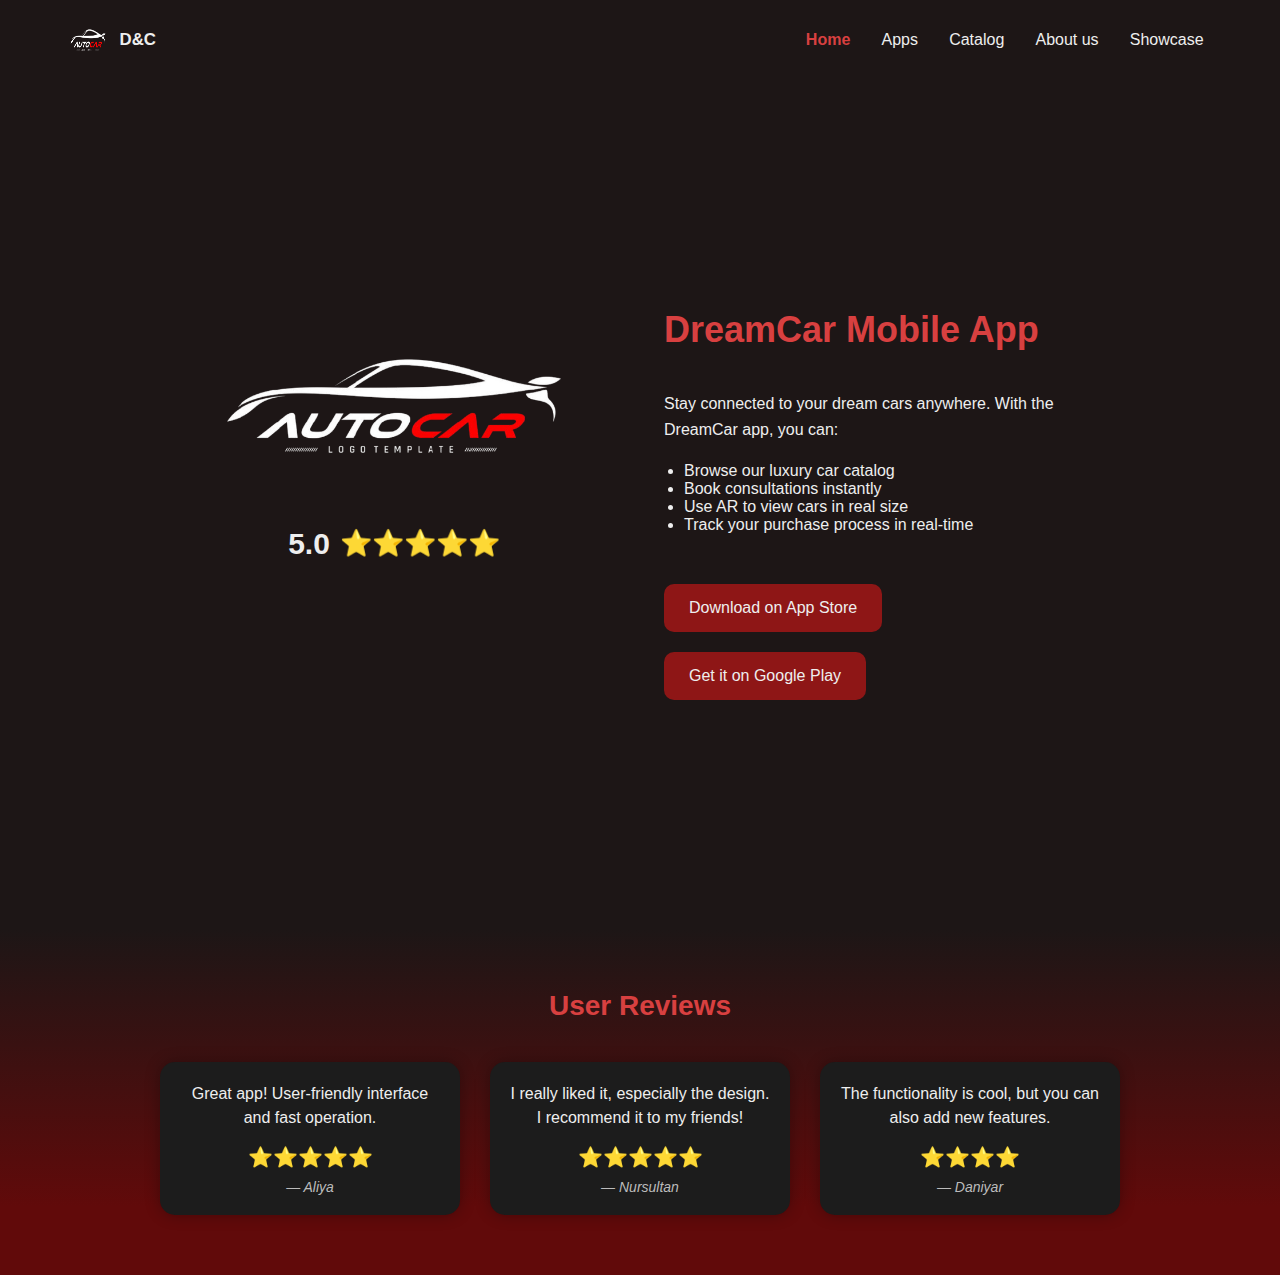
<file: HTML/index.html>
<!DOCTYPE html>
<html lang="en">
  <head>
    <meta charset="UTF-8" />
    <meta http-equiv="X-UA-Compatible" content="IE=edge" />
    <meta name="viewport" content="width=device-width, initial-scale=1.0" />
    <title>Dream Car</title>
    <link rel="stylesheet" href="/CSS/nura.css" />
  </head>
  <body>
       <!-- SIDEBAR + OVERLAY -->
    <div class="overlay" id="overlay" aria-hidden="true"></div>

    <aside class="sidebar" id="sidebar" aria-hidden="true">
      <button class="close-btn" id="closeSidebar">✕</button>
      <a href="/HTML/main.html" class="side-link">Home</a>
      <a href="/HTML/index.html" class="side-link">Apps</a>
      <a href="/HTML/catolog.html" class="side-link">Catalog</a>
      <a href="/HTML/about.html" class="side-link">About us</a>
      <a href="/HTML/components.html" class="side-link">Showcase</a>
    </aside>

    <!-- HEADER -->
    <header>
      <div class="container">
        <nav class="menu">
          <a href="#" class="menu_logo">
            <img src="/img/360_F_699905865_uAhm2hwqnIucPWzmZXuE8VBJ7dKudgZR-removebg-preview.png" alt="D&C logo" width="44" height="44" />
            <span>D&C</span>
          </a>

          <div class="menu_links">
            <a href="/HTML/main.html" class="menu_link active">Home</a>
            <a href="/HTML/index.html" class="menu_link">Apps</a>
            <a href="/HTML/catolog.html" class="menu_link">Catalog</a>
            <a href="/HTML/about.html" class="menu_link">About us</a>
            <a href="/HTML/components.html" class="menu_link">Showcase</a>
          </div>

          <!-- burger -->
          <button class="burger" id="burger" aria-expanded="false">
            <span class="lines"><span></span><span></span><span></span></span>
          </button>
        </nav>
      </div>
    </header>

    <script src="/JS/super.js"></script>

 


    <section class="apps">
      <div class="apps_left">
        <img src="/img/360_F_699905865_uAhm2hwqnIucPWzmZXuE8VBJ7dKudgZR-removebg-preview.png" 
          alt="DreamCar App" class="img" />
      <div class="rating">
        <span class="score">5.0</span>
        <span class="stars">⭐⭐⭐⭐⭐</span>
      </div>
      </div>
      <div class="apps_text">
      
        <h1>DreamCar Mobile App</h1>
        <p>
          Stay connected to your dream cars anywhere.  
          With the DreamCar app, you can:  
        </p>
        <ul>
          <li>Browse our luxury car catalog</li>
          <li>Book consultations instantly</li>
          <li>Use AR to view cars in real size</li>
          <li>Track your purchase process in real-time</li>
        </ul>
        <div class="apps_buttons">
        <a href="#" class="appstore">Download on App Store</a>
        <a href="#" class="googleplay">Get it on Google Play</a>
        </div>
      </div>
    </section>
  
  <footer class="footer">
    <h2>User Reviews</h2>
    <div class="reviews">
      <div class="review">
        <p class="review-text">Great app! User-friendly interface and fast operation.</p>
        <div class="review-rating">⭐⭐⭐⭐⭐</div>
        <p class="review-author">— Aliya</p>
      </div>
      <div class="review">
        <p class="review-text">I really liked it, especially the design. I recommend it to my friends!</p>
        <div class="review-rating">⭐⭐⭐⭐⭐</div>
        <p class="review-author">— Nursultan</p>
      </div>
      <div class="review">
        <p class="review-text">The functionality is cool, but you can also add new features.</p>
        <div class="review-rating">⭐⭐⭐⭐</div>
        <p class="review-author">— Daniyar</p>
      </div>
    </div>
  </footer>


    <script>
      window.addEventListener('DOMContentLoaded', () => {
        const priceInput = document.getElementById('price');
        const priceValue = document.getElementById('priceValue');

        priceInput.addEventListener('input', () => {
          priceValue.textContent = Number(priceInput.value).toLocaleString();
        });
      });
    </script>

  </body>
</html>
</file>
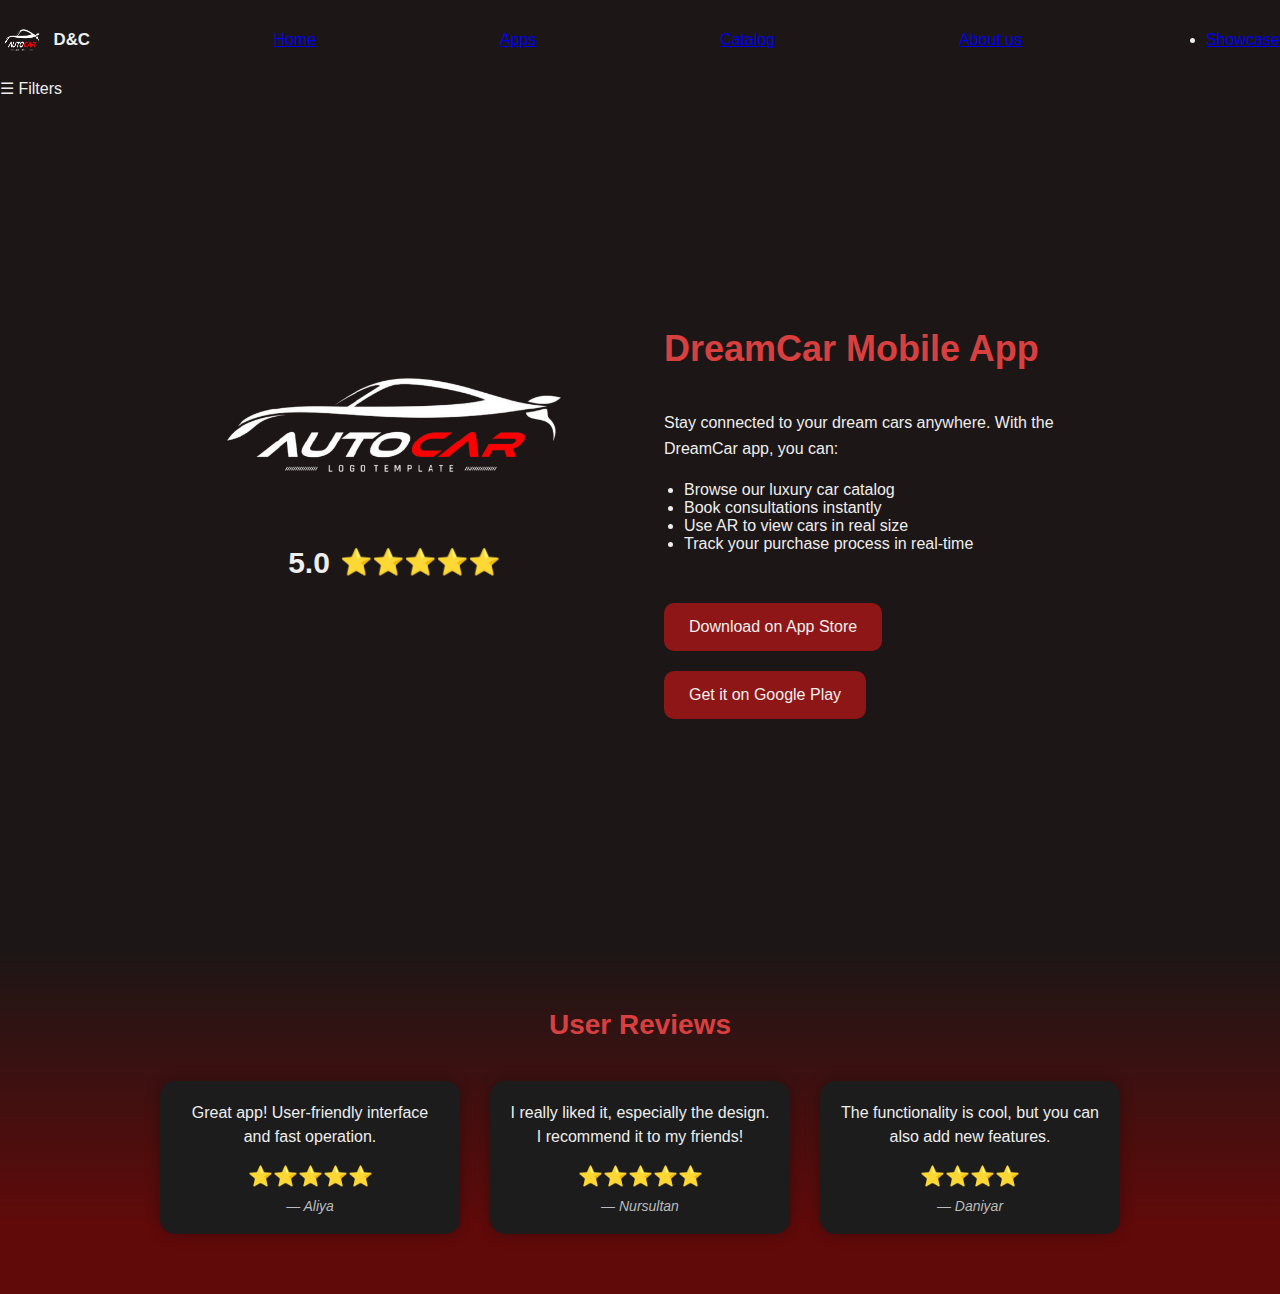
<file: nura/index.html>
<!DOCTYPE html>
<html lang="en">
  <head>
    <meta charset="UTF-8" />
    <meta http-equiv="X-UA-Compatible" content="IE=edge" />
    <meta name="viewport" content="width=device-width, initial-scale=1.0" />
    <title>Dream Car</title>
    <link rel="stylesheet" href="./nura.css" />
  </head>
  <body>
    <header>
      <nav class="menu">
        <a href="#" class="menu_logo">
          <img src="./image/360_F_699905865_uAhm2hwqnIucPWzmZXuE8VBJ7dKudgZR-removebg-preview.png" alt="Pokemons" />
          D&C
        </a>
        <a href="/main.html" class="menu_link-ative">Home</a>
        <a href="./index.html" class="menu_link">Apps</a>
        <a href="/catolog.html" class="menu_link">Catalog</a>
        <a href="/nura/about.html" class="menu_link">About us</a>
        <li class="nav-item"><a class="nav-link" href="/Demo/components.html">Showcase</a></li>
      </nav>
    </header>

    <label for="sidebarToggle" class="sidebar-button">&#9776; Filters</label>
<input type="checkbox" id="sidebarToggle" hidden />

<aside class="sidebar">
  <h2>Filters</h2>
  <form>
    <label for="country">Country:</label>
    <select id="country" name="country" required>
      <option value="">Select a country</option>
      <option value="usa">USA</option>
      <option value="japan">Japan</option>
      <option value="germany">Germany</option>
      <option value="russia">Russia</option>
      <option value="kz">Kazakhstan</option>
    </select>

    <label for="city">City:</label>
    <select id="city" name="city" required>
      <option value="">Select a city</option>
      <option value="newyork">New York (USA)</option>
      <option value="losangeles">Los Angeles (USA)</option>
      <option value="chicago">Chicago (USA)</option>
      <option value="tokyo">Tokyo (Japan)</option>
      <option value="osaka">Osaka (Japan)</option>
      <option value="kyoto">Kyoto (Japan)</option>
      <option value="berlin">Berlin (Germany)</option>
      <option value="munich">Munich (Germany)</option>
      <option value="hamburg">Hamburg (Germany)</option>
      <option value="moscow">Moscow (Russia)</option>
      <option value="saintpetersburg">Saint Petersburg (Russia)</option>
      <option value="novosibirsk">Novosibirsk (Russia)</option>
      <option value="almaty">Almaty (Kazakhstan)</option>
      <option value="astana">Astana (Kazakhstan)</option>
      <option value="shymkent">Shymkent (Kazakhstan)</option>
    </select>

    <label for="brand">Car Brand:</label>
    <select id="brand" name="brand" required>
      <option value="">Select a brand</option>
      <option value="bmw">BMW</option>
      <option value="audi">Audi</option>
      <option value="toyota">Toyota</option>
      <option value="mercedes">Mercedes</option>
    </select>

    <label for="year">Year:</label>
    <select id="year" name="year" required>
      <option value="">Select a year</option>
      <option value="2025">2025</option>
      <option value="2024">2024</option>
      <option value="2023">2023</option>
      <option value="2022">2022</option>
      <option value="2021">2021</option>
      <option value="2020">2020</option>
      <option value="2019">2019</option>
      <option value="2018">2018</option>
      <option value="2017">2017</option>
      <option value="2016">2016</option>
      <option value="2015">2015</option>
    </select>

    <label for="price">Price (up to):</label>
    <input type="range" id="price" name="price" min="10000" max="200000" step="1000" value="50000" />
    <span id="priceValue">50,000</span> $

    <button type="submit">Apply</button>
  </form>
</aside>


    <section class="apps">
      <div class="apps_left">
        <img src="./image/360_F_699905865_uAhm2hwqnIucPWzmZXuE8VBJ7dKudgZR-removebg-preview.png" 
          alt="DreamCar App" class="img" />
      <div class="rating">
        <span class="score">5.0</span>
        <span class="stars">⭐⭐⭐⭐⭐</span>
      </div>
      </div>
      <div class="apps_text">
      
        <h1>DreamCar Mobile App</h1>
        <p>
          Stay connected to your dream cars anywhere.  
          With the DreamCar app, you can:  
        </p>
        <ul>
          <li>Browse our luxury car catalog</li>
          <li>Book consultations instantly</li>
          <li>Use AR to view cars in real size</li>
          <li>Track your purchase process in real-time</li>
        </ul>
        <div class="apps_buttons">
        <a href="#" class="appstore">Download on App Store</a>
        <a href="#" class="googleplay">Get it on Google Play</a>
        </div>
      </div>
    </section>
  
  <footer class="footer">
    <h2>User Reviews</h2>
    <div class="reviews">
      <div class="review">
        <p class="review-text">Great app! User-friendly interface and fast operation.</p>
        <div class="review-rating">⭐⭐⭐⭐⭐</div>
        <p class="review-author">— Aliya</p>
      </div>
      <div class="review">
        <p class="review-text">I really liked it, especially the design. I recommend it to my friends!</p>
        <div class="review-rating">⭐⭐⭐⭐⭐</div>
        <p class="review-author">— Nursultan</p>
      </div>
      <div class="review">
        <p class="review-text">The functionality is cool, but you can also add new features.</p>
        <div class="review-rating">⭐⭐⭐⭐</div>
        <p class="review-author">— Daniyar</p>
      </div>
    </div>
  </footer>


    <script>
  window.addEventListener('DOMContentLoaded', () => {
    const priceInput = document.getElementById('price');
    const priceValue = document.getElementById('priceValue');

    priceInput.addEventListener('input', () => {
      priceValue.textContent = Number(priceInput.value).toLocaleString();
    });
  });
</script>

  </body>
</html>
</file>
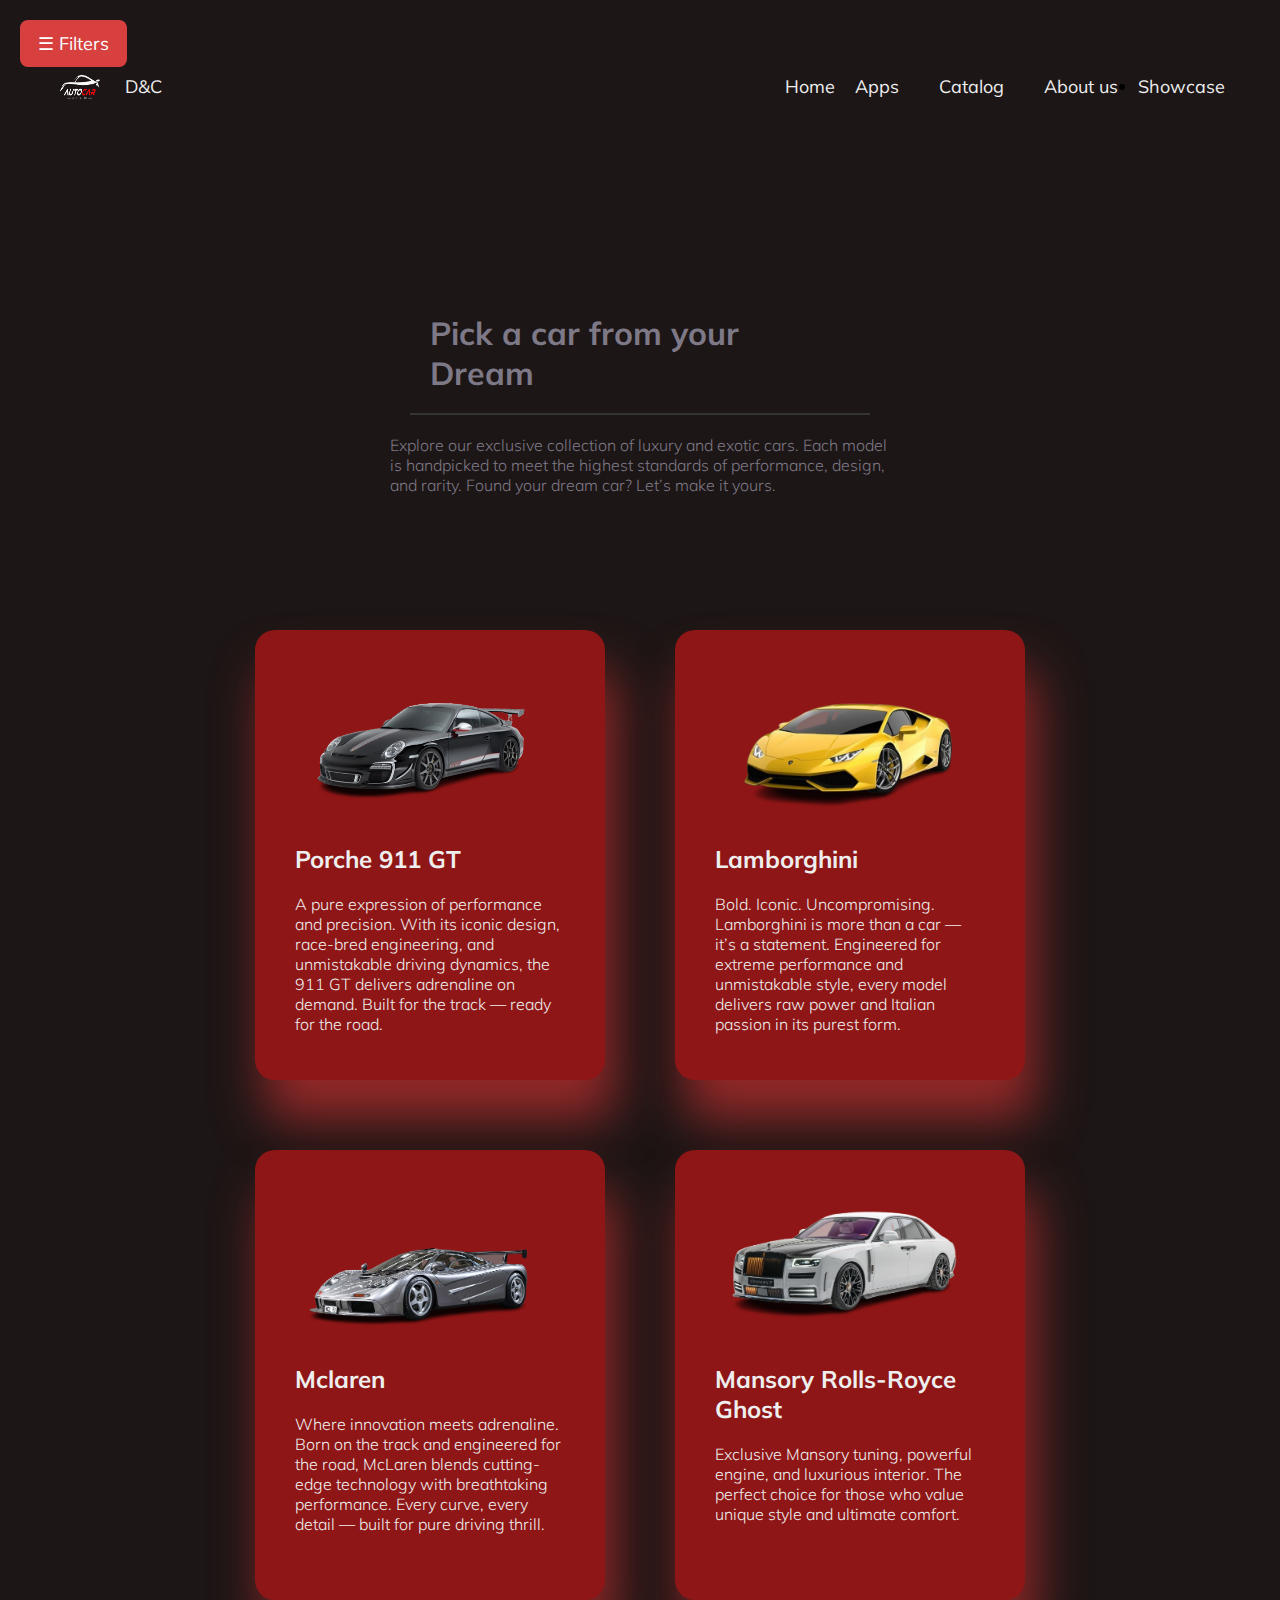
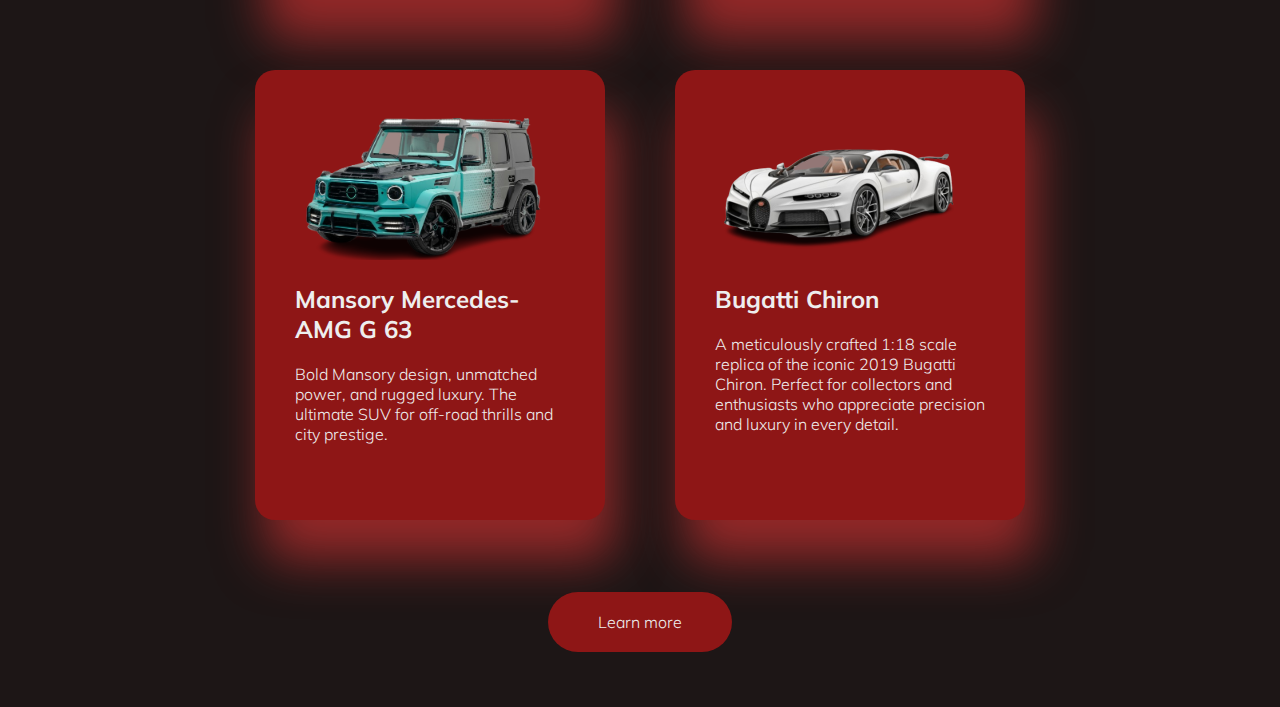
<file: catolog.html>
<!DOCTYPE html>
<html lang="en">
<head>
    <meta charset="UTF-8">
    <meta name="viewport" content="width=device-width, initial-scale=1.0">
    <title>Catalog</title>
      <link rel="stylesheet" href="./catolog.css" />
</head>
<body>
    <header>
      <nav class="menu">
        <a href="#" class="menu_logo">
          <img src="./img/360_F_699905865_uAhm2hwqnIucPWzmZXuE8VBJ7dKudgZR-removebg-preview.png" alt="Pokemons" />
          D&C
        </a>
        <a href="./main.html" class="menu_link-ative">Home</a>
        <a href="./nura/index.html" class="menu_link">Apps</a>
        <a href="./catolog.html" class="menu_link">Catalog</a>
        <a href="/nura/about.html" class="menu_link">About us</a>
        <li class="nav-item"><a class="nav-link" href="./Demo/components.html">Showcase</a></li>
      </nav>
    </header>

    <label for="sidebarToggle" class="sidebar-button">&#9776; Filters</label>
<input type="checkbox" id="sidebarToggle" hidden />

<aside class="sidebar">
  <h2>Filters</h2>
  <form>
    <label for="country">Country:</label>
    <select id="country" name="country" required>
      <option value="">Select a country</option>
      <option value="usa">USA</option>
      <option value="japan">Japan</option>
      <option value="germany">Germany</option>
      <option value="russia">Russia</option>
      <option value="kz">Kazakhstan</option>
    </select>

    <label for="city">City:</label>
    <select id="city" name="city" required>
      <option value="">Select a city</option>
      <option value="newyork">New York (USA)</option>
      <option value="losangeles">Los Angeles (USA)</option>
      <option value="chicago">Chicago (USA)</option>
      <option value="tokyo">Tokyo (Japan)</option>
      <option value="osaka">Osaka (Japan)</option>
      <option value="kyoto">Kyoto (Japan)</option>
      <option value="berlin">Berlin (Germany)</option>
      <option value="munich">Munich (Germany)</option>
      <option value="hamburg">Hamburg (Germany)</option>
      <option value="moscow">Moscow (Russia)</option>
      <option value="saintpetersburg">Saint Petersburg (Russia)</option>
      <option value="novosibirsk">Novosibirsk (Russia)</option>
      <option value="almaty">Almaty (Kazakhstan)</option>
      <option value="astana">Astana (Kazakhstan)</option>
      <option value="shymkent">Shymkent (Kazakhstan)</option>
    </select>

    <label for="brand">Car Brand:</label>
    <select id="brand" name="brand" required>
      <option value="">Select a brand</option>
      <option value="bmw">BMW</option>
      <option value="audi">Audi</option>
      <option value="toyota">Toyota</option>
      <option value="mercedes">Mercedes</option>
    </select>

    <label for="year">Year:</label>
    <select id="year" name="year" required>
      <option value="">Select a year</option>
      <option value="2025">2025</option>
      <option value="2024">2024</option>
      <option value="2023">2023</option>
      <option value="2022">2022</option>
      <option value="2021">2021</option>
      <option value="2020">2020</option>
      <option value="2019">2019</option>
      <option value="2018">2018</option>
      <option value="2017">2017</option>
      <option value="2016">2016</option>
      <option value="2015">2015</option>
    </select>

    <label for="price">Price (up to):</label>
    <input type="range" id="price" name="price" min="10000" max="200000" step="1000" value="50000" />
    <span id="priceValue">50,000</span> $

    <button type="submit">Apply</button>
  </form>
</aside>


    <section class="our_services">
      <div class="our_services_top">
        <h1>Pick a car from your Dream</h1>
        <p class="dream_text">
            Explore our exclusive collection of luxury and exotic cars.
            Each model is handpicked to meet the highest standards of performance, design, and rarity.
            Found your dream car? Let’s make it yours.
        </p>
      </div>
      <div class="our_services_content">
        <div class="service_card">
          <img src="./img/porsche-logo-png-design-116610760732vnljif0nf-removebg-preview.png" class="porche" alt="911" />
          <h3>Porche 911 GT</h3>
          <p>
            A pure expression of performance and precision.
            With its iconic design, race-bred engineering, and unmistakable driving dynamics, the 911 GT delivers adrenaline on demand. Built for the track — ready for the road.
          </p>
        </div>
        <div class="service_card">
          <img src="./img/a878cc729a3c8195d37facde55961b87-removebg-preview.png" alt="lamba" />
          <h3>Lamborghini</h3>
          <p>
            Bold. Iconic. Uncompromising.
            Lamborghini is more than a car — it’s a statement.
            Engineered for extreme performance and unmistakable style, every model delivers raw power and Italian passion in its purest form.
          </p>
        </div>
        <div class="service_card">
          <img src="./img/McLAren-F1-018-2019-exterior-removebg-preview.png" alt="Mclaren" />
          <h3>Mclaren</h3>
          <p>
            Where innovation meets adrenaline.
            Born on the track and engineered for the road, McLaren blends cutting-edge technology with breathtaking performance. Every curve, every detail — built for pure driving thrill.


          </p>
        </div>
        <div class="service_card">
          <img src="./img/mansory-rolls-royce-ghost-2021-white-background-2021-5k-8k-4480x2520-6204-removebg-preview.png" alt="charizard" />
          <h3>Mansory Rolls-Royce Ghost</h3>
          <p>
            Exclusive Mansory tuning, powerful engine, and luxurious interior. The perfect choice for those who value unique style and ultimate comfort.
          </p>
        </div>
        <div class="service_card">
          <img src="./img/mansory_mercedes_amg_g_63_algorithmic_fade_2022_4k_8k-2560x1440-removebg-preview.png" alt="Gengar" />
          <h3>Mansory Mercedes-AMG G 63</h3>
          <p>
            Bold Mansory design, unmatched power, and rugged luxury. The ultimate SUV for off-road thrills and city prestige.
          </p>
        </div>
        <div class="service_card">
          <img src="./img/pngtree-detailed-2019-bugatti-chiron-model-in-1-18-scale-on-a-png-image_12513886-removebg-preview.png" alt="squirtle" />
          <h3>Bugatti Chiron</h3>
          <p>
            A meticulously crafted 1:18 scale replica of the iconic 2019 Bugatti Chiron. Perfect for collectors and enthusiasts who appreciate precision and luxury in every detail.
          </p>
        </div>
      </div>
      <a href="#" class="our_services_button more-btn">Learn more</a>
    </section>


</body>
</html>
</file>
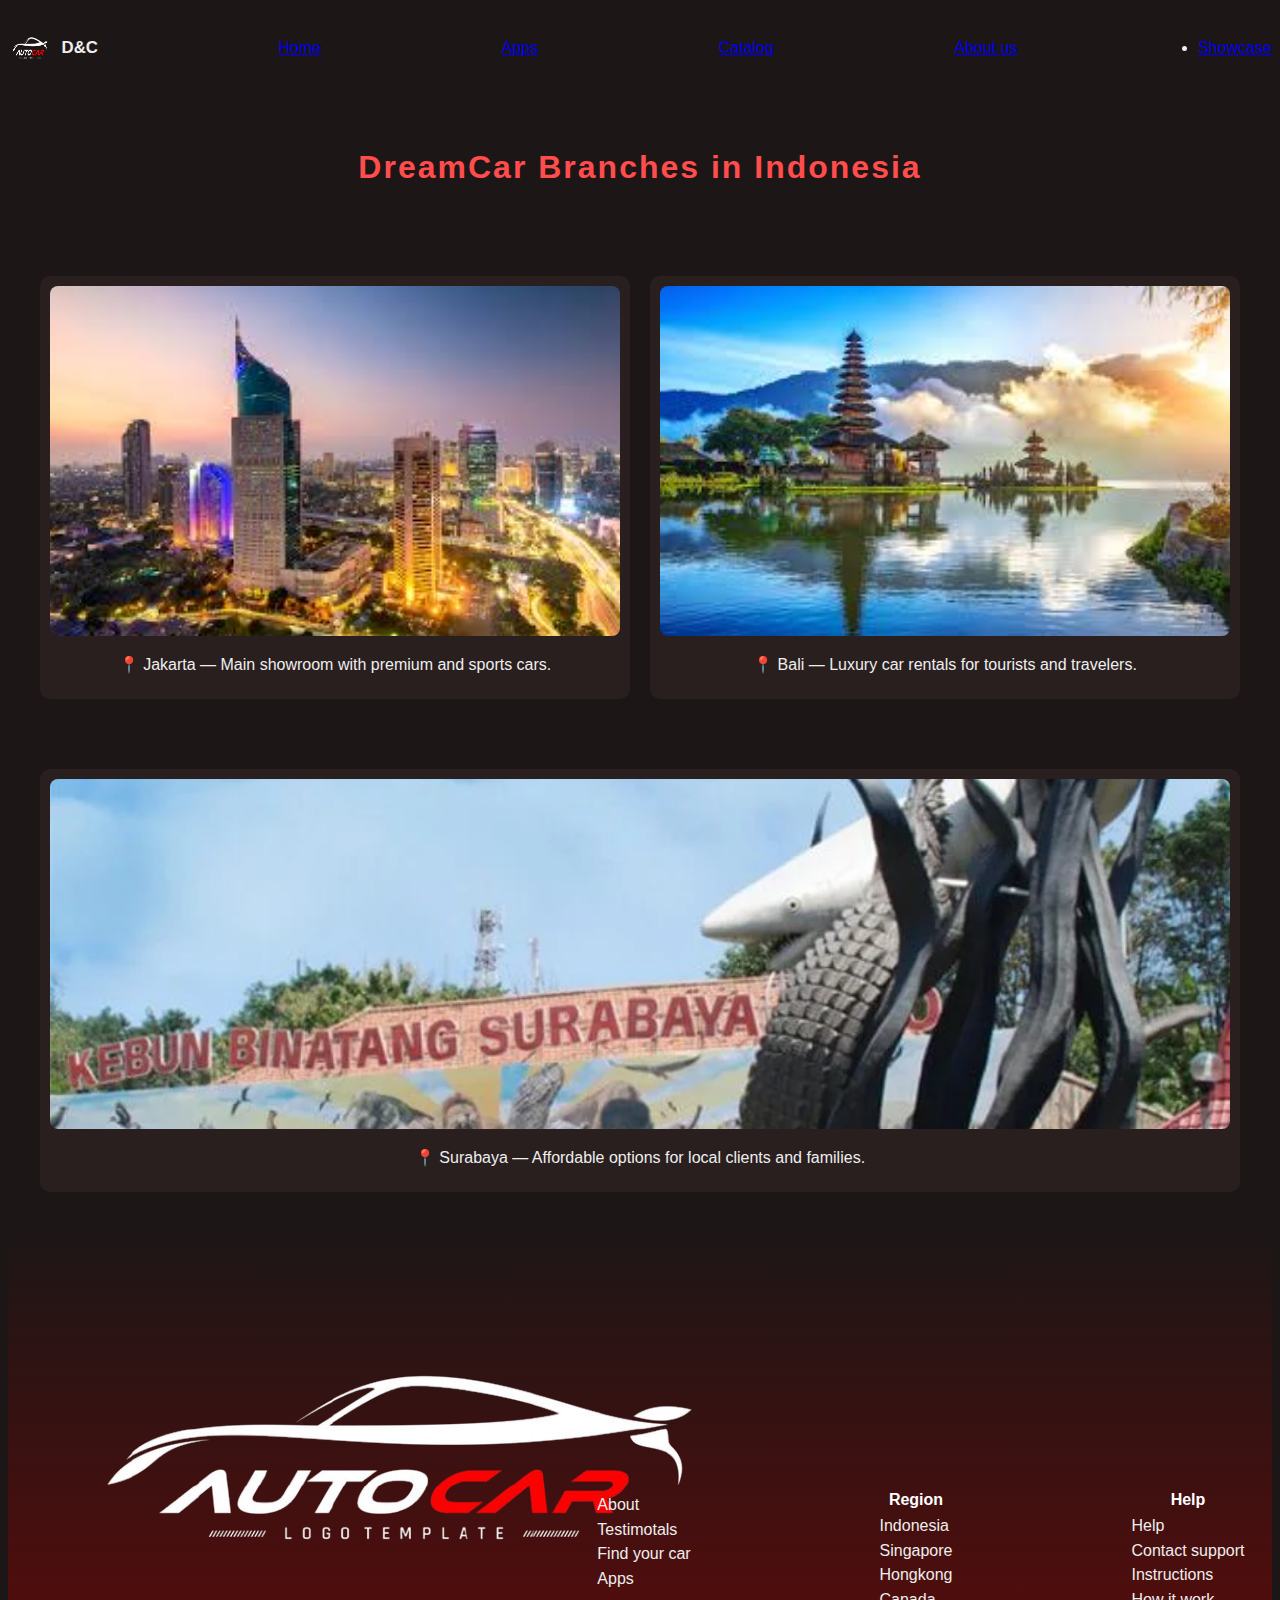
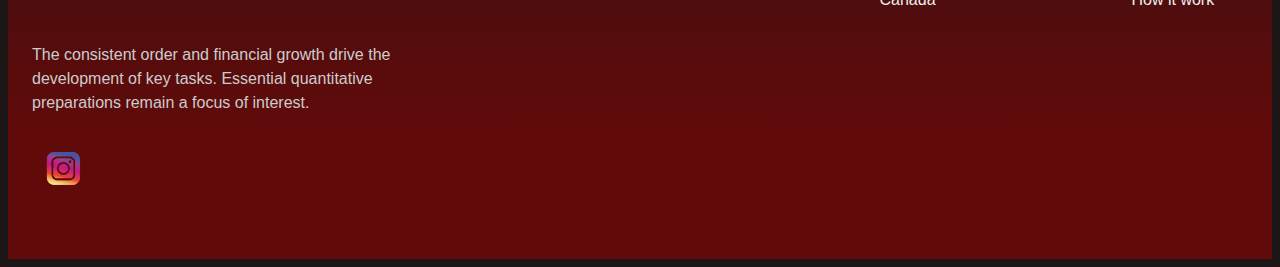
<file: indonesia.html>
<!DOCTYPE html>
<html lang="en">
<head>
  <meta charset="UTF-8">
  <meta name="viewport" content="width=device-width, initial-scale=1.0">
  <title>DreamCar Indonesia</title>
  <link rel="stylesheet" href="indonesia.css">
</head>
<body>
  <!-- Header -->
  <header>
    <nav class="menu">
      <a href="#" class="menu_logo">
        <img src="./img/360_F_699905865_uAhm2hwqnIucPWzmZXuE8VBJ7dKudgZR-removebg-preview.png" alt="" />
        D&C
      </a>
      <a href="./main.html" class="menu_link">Home</a>
      <a href="./nura/index.html" class="menu_link">Apps</a>
      <a href="/catolog.html" class="menu_link">Catalog</a>
      <a href="/nura/about.html" class="menu_link">About us</a>
      <li class="nav-item"><a class="nav-link" href="./Demo/components.html">Showcase</a></li>
    </nav>
  </header>

  <!-- Main -->
  <main>
    <h1>DreamCar Branches in Indonesia</h1>

    <div class="card-group">
      <!-- Card 1 -->
      <div class="card">
        <img src="./img/images.jpg" alt="Jakarta Branch">
        <p>📍 Jakarta — Main showroom with premium and sports cars.</p>
      </div>

      <!-- Card 2 -->
      <div class="card">
        <img src="./img/download.jpg" alt="Bali Branch">
        <p>📍 Bali — Luxury car rentals for tourists and travelers.</p>
      </div>

      <!-- Card 3 -->
      <div class="card">
        <img src="./img/KBS-1-qftudq3qkp2v6usug6ftxf0f11wzteqac3xkhmmb2g.webp" alt="Surabaya Branch">
        <p>📍 Surabaya — Affordable options for local clients and families.</p>
      </div>
    </div>
  </main>
    <footer>
      <div class="footer_left">
        <p class="footer_logo">
          <img src="./img/360_F_699905865_uAhm2hwqnIucPWzmZXuE8VBJ7dKudgZR-removebg-preview.png" alt="T" class="poke-img" />
        </p>
        <p>
          The consistent order and financial growth drive the development of key tasks. Essential quantitative preparations remain a focus of interest.
        </p>
        <a class="insta_link"><img class="insta" src="./img/image-removebg-preview.png"></a>
      </div>
      <div class="footer_right">
        <div class="footer_list">
          <ul>
            <li><a href="#">About</a></li>
            <li><a href="#">Testimotals</a></li>
            <li><a href="#">Find your car</a></li>
            <li><a href="#">Apps</a></li>
          </ul>
        </div>
      </div>

      <div class="footer_list">
        <p>Region</p>
        <ul>
          <li><a href="./indonesia.html">Indonesia</a></li>
          <li><a href="./singapore.html">Singapore</a></li>
          <li><a href="#">Hongkong</a></li>
          <li><a href="#">Canada</a></li>
        </ul>
      </div>
      <div class="footer_list">
        <p>Help</p>
        <ul>
          <li><a href="#">Help</a></li>
          <li><a href="#">Contact support</a></li>
          <li><a href="#">Instructions</a></li>
          <li><a href="#">How it work</a></li>
        </ul>
      </div>
    </footer>

</body>
</html>
</file>
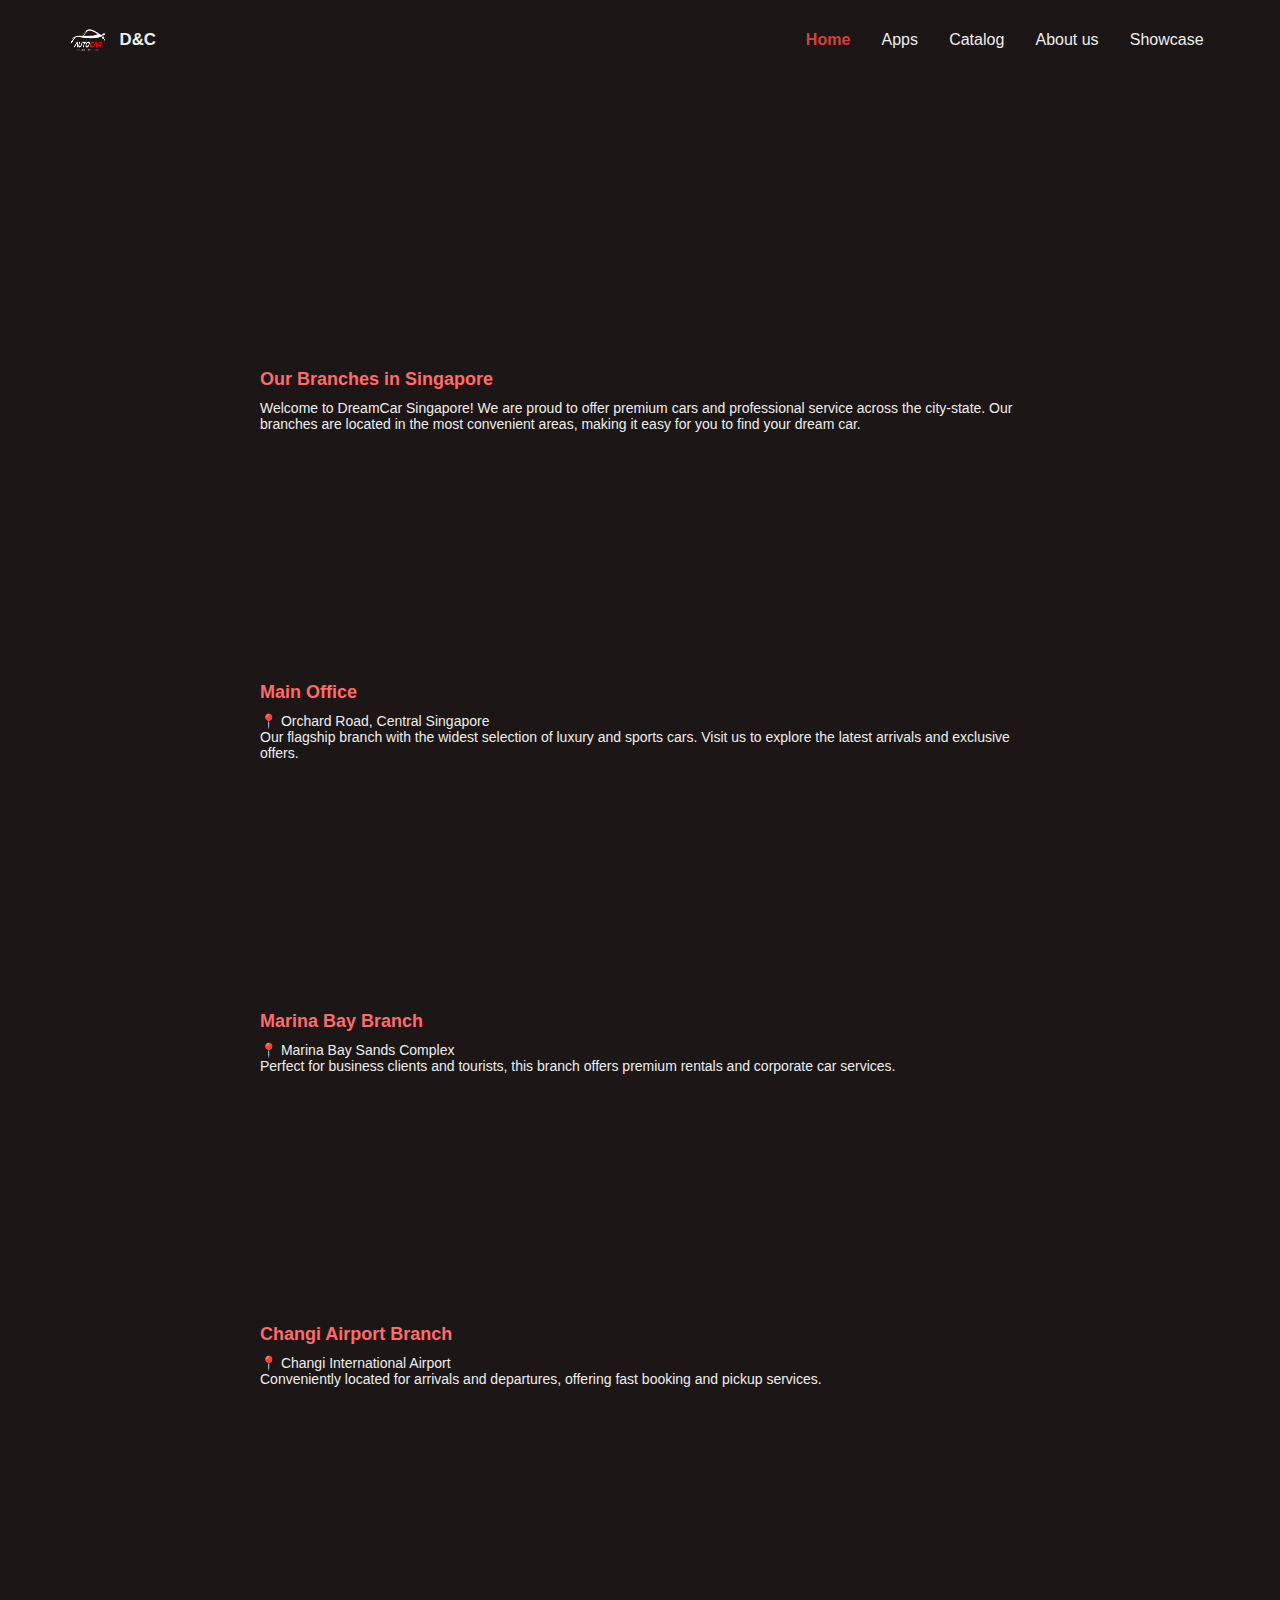
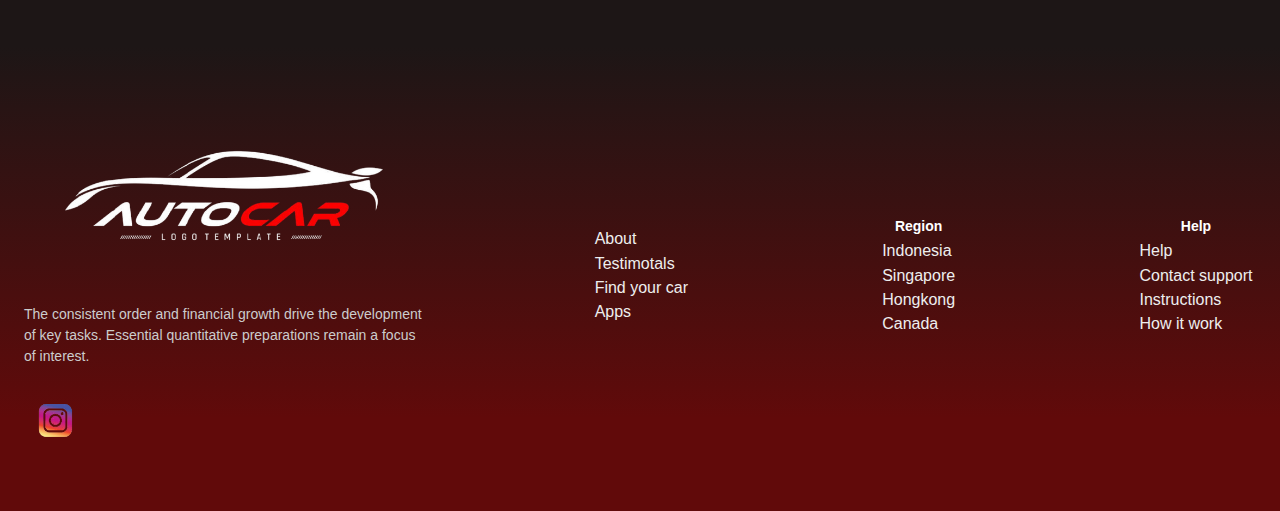
<file: singapore.html>
<!DOCTYPE html>
<html lang="en">
<head>
  <meta charset="UTF-8">
  <meta name="viewport" content="width=device-width, initial-scale=1.0">
  <title>DreamCar Singapore</title>
  <link rel="stylesheet" href="./singapore.css">
</head>
<body>
        <!-- SIDEBAR + OVERLAY -->
    <div class="overlay" id="overlay" aria-hidden="true"></div>

    <aside class="sidebar" id="sidebar" aria-hidden="true">
      <button class="close-btn" id="closeSidebar">✕</button>
      <a href="./main.html" class="side-link">Home</a>
      <a href="./nura/index.html" class="side-link">Apps</a>
      <a href="./catolog.html" class="side-link">Catalog</a>
      <a href="./nura/about.html" class="side-link">About us</a>
      <a href="./Demo/components.html" class="side-link">Showcase</a>
    </aside>

    <!-- HEADER -->
    <header>
      <div class="container">
        <nav class="menu">
          <a href="#" class="menu_logo">
            <img src="/img/360_F_699905865_uAhm2hwqnIucPWzmZXuE8VBJ7dKudgZR-removebg-preview.png" alt="D&C logo" width="44" height="44" />
            <span>D&C</span>
          </a>

          <div class="menu_links">
            <a href="./main.html" class="menu_link active">Home</a>
            <a href="./nura/index.html" class="menu_link">Apps</a>
            <a href="./catolog.html" class="menu_link">Catalog</a>
            <a href="./nura/about.html" class="menu_link">About us</a>
            <a href="./Demo/components.html" class="menu_link">Showcase</a>
          </div>

          <!-- burger -->
          <button class="burger" id="burger" aria-expanded="false">
            <span class="lines"><span></span><span></span><span></span></span>
          </button>
        </nav>
      </div>
    </header>

    <script src="/super.js"></script>
  
    <main>
        <div class="text">
            <h2>Our Branches in Singapore</h2>
            <p>
            Welcome to DreamCar Singapore! We are proud to offer premium cars and 
            professional service across the city-state. Our branches are located 
            in the most convenient areas, making it easy for you to find your dream car.
            </p>
        </div>

        <div class="text">
            <h2>Main Office</h2>
                <p>
                    📍 Orchard Road, Central Singapore<br>
                    Our flagship branch with the widest selection of luxury and sports cars. 
                    Visit us to explore the latest arrivals and exclusive offers.
                </p>
        </div>

        <div class="text">
            <h2>Marina Bay Branch</h2>
                <p>
                    📍 Marina Bay Sands Complex<br>
                    Perfect for business clients and tourists, this branch offers 
                    premium rentals and corporate car services.
                </p>
        </div>

        <div class="text">
            <h2>Changi Airport Branch</h2>
                <p>
                    📍 Changi International Airport<br>
                    Conveniently located for arrivals and departures, 
                    offering fast booking and pickup services.
                </p>
        </div>
  </main>

    <footer>
      <div class="footer_left">
          <img src="./img/360_F_699905865_uAhm2hwqnIucPWzmZXuE8VBJ7dKudgZR-removebg-preview.png" alt="T" class="footer-logo" />
        <p>
          The consistent order and financial growth drive the development of key tasks. Essential quantitative preparations remain a focus of interest.
        </p>
        <a class="insta_link"><img class="insta" src="./img/image-removebg-preview.png"></a>
      </div>
      <div class="footer_right">
        <div class="footer_list">
          <ul>
            <li><a href="#">About</a></li>
            <li><a href="#">Testimotals</a></li>
            <li><a href="#">Find your car</a></li>
            <li><a href="#">Apps</a></li>
          </ul>
        </div>
      </div>

      <div class="footer_list">
        <p>Region</p>
        <ul>
          <li><a href="./indonesia.html">Indonesia</a></li>
          <li><a href="./singapore.html">Singapore</a></li>
          <li><a href="#">Hongkong</a></li>
          <li><a href="#">Canada</a></li>
        </ul>
      </div>
      <div class="footer_list">
        <p>Help</p>
        <ul>
          <li><a href="#">Help</a></li>
          <li><a href="#">Contact support</a></li>
          <li><a href="#">Instructions</a></li>
          <li><a href="#">How it work</a></li>
        </ul>
      </div>
    </footer>
</body>
</html>
</file>
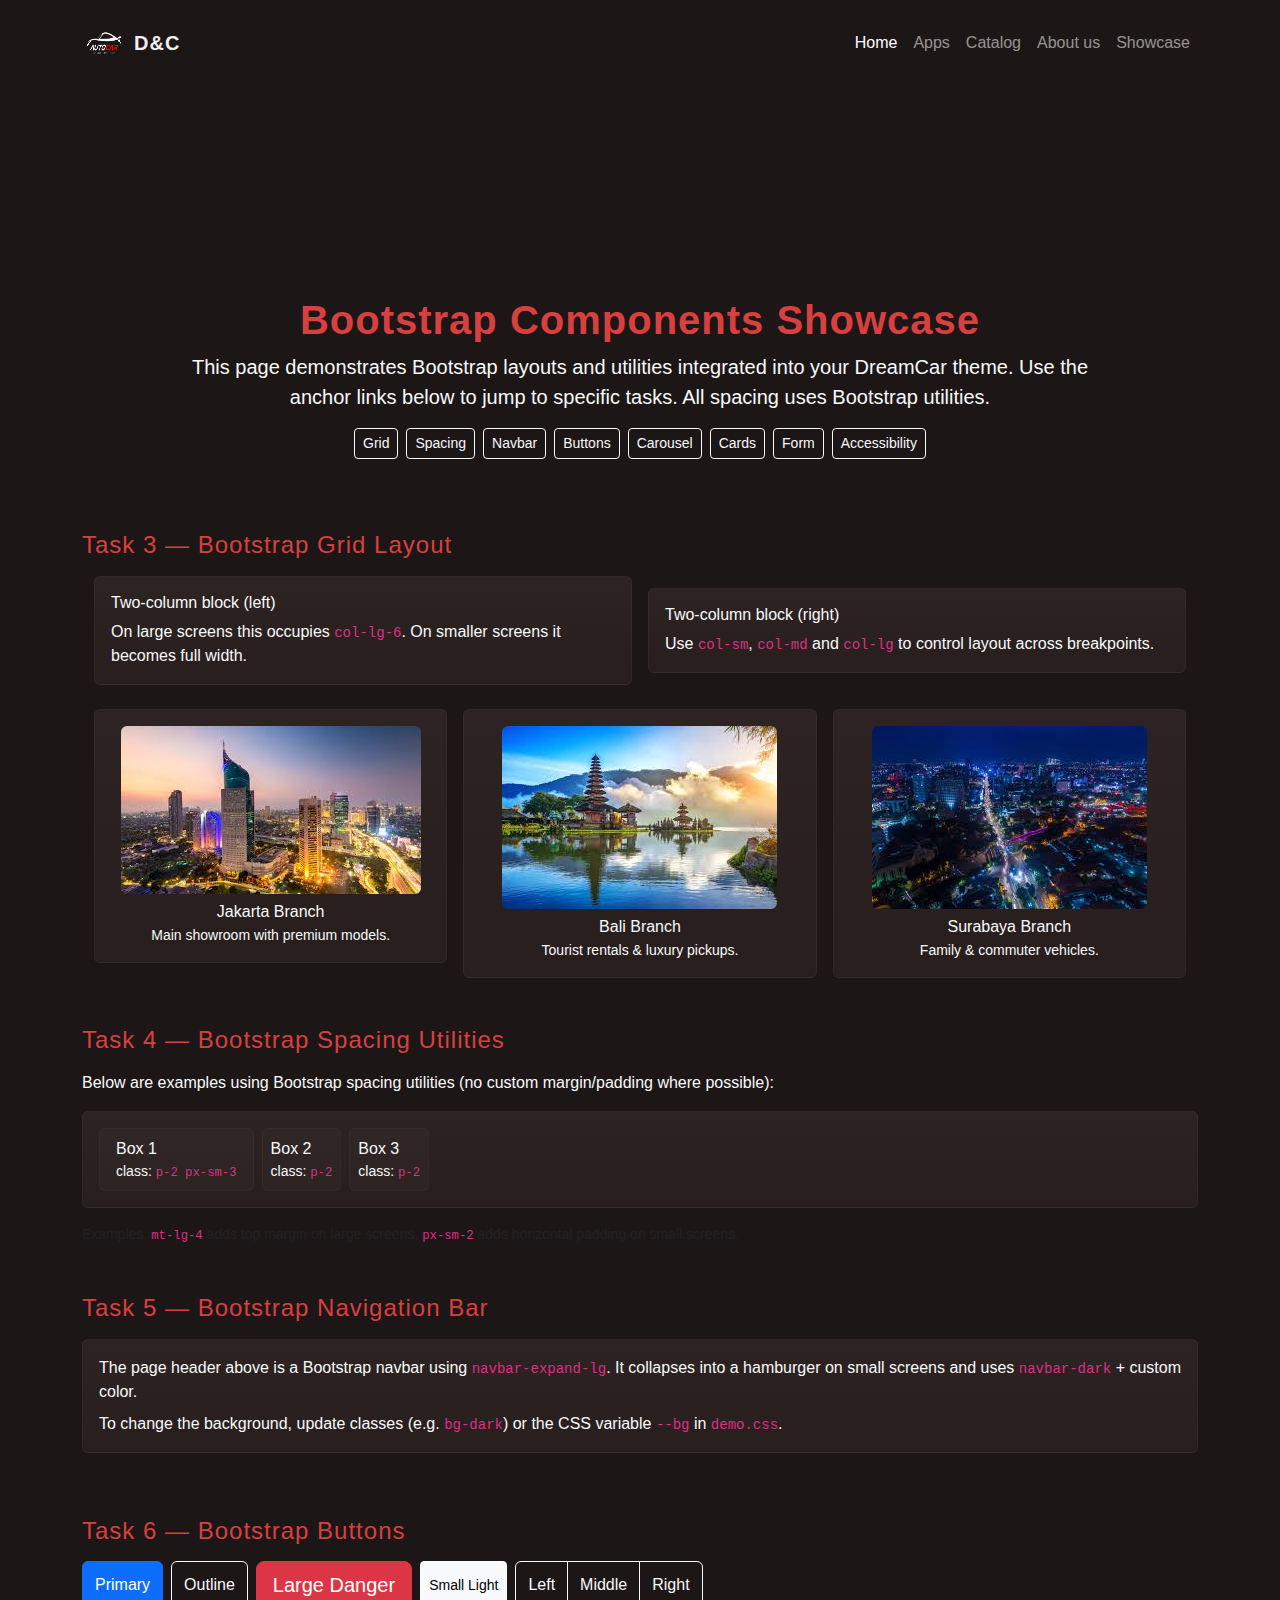
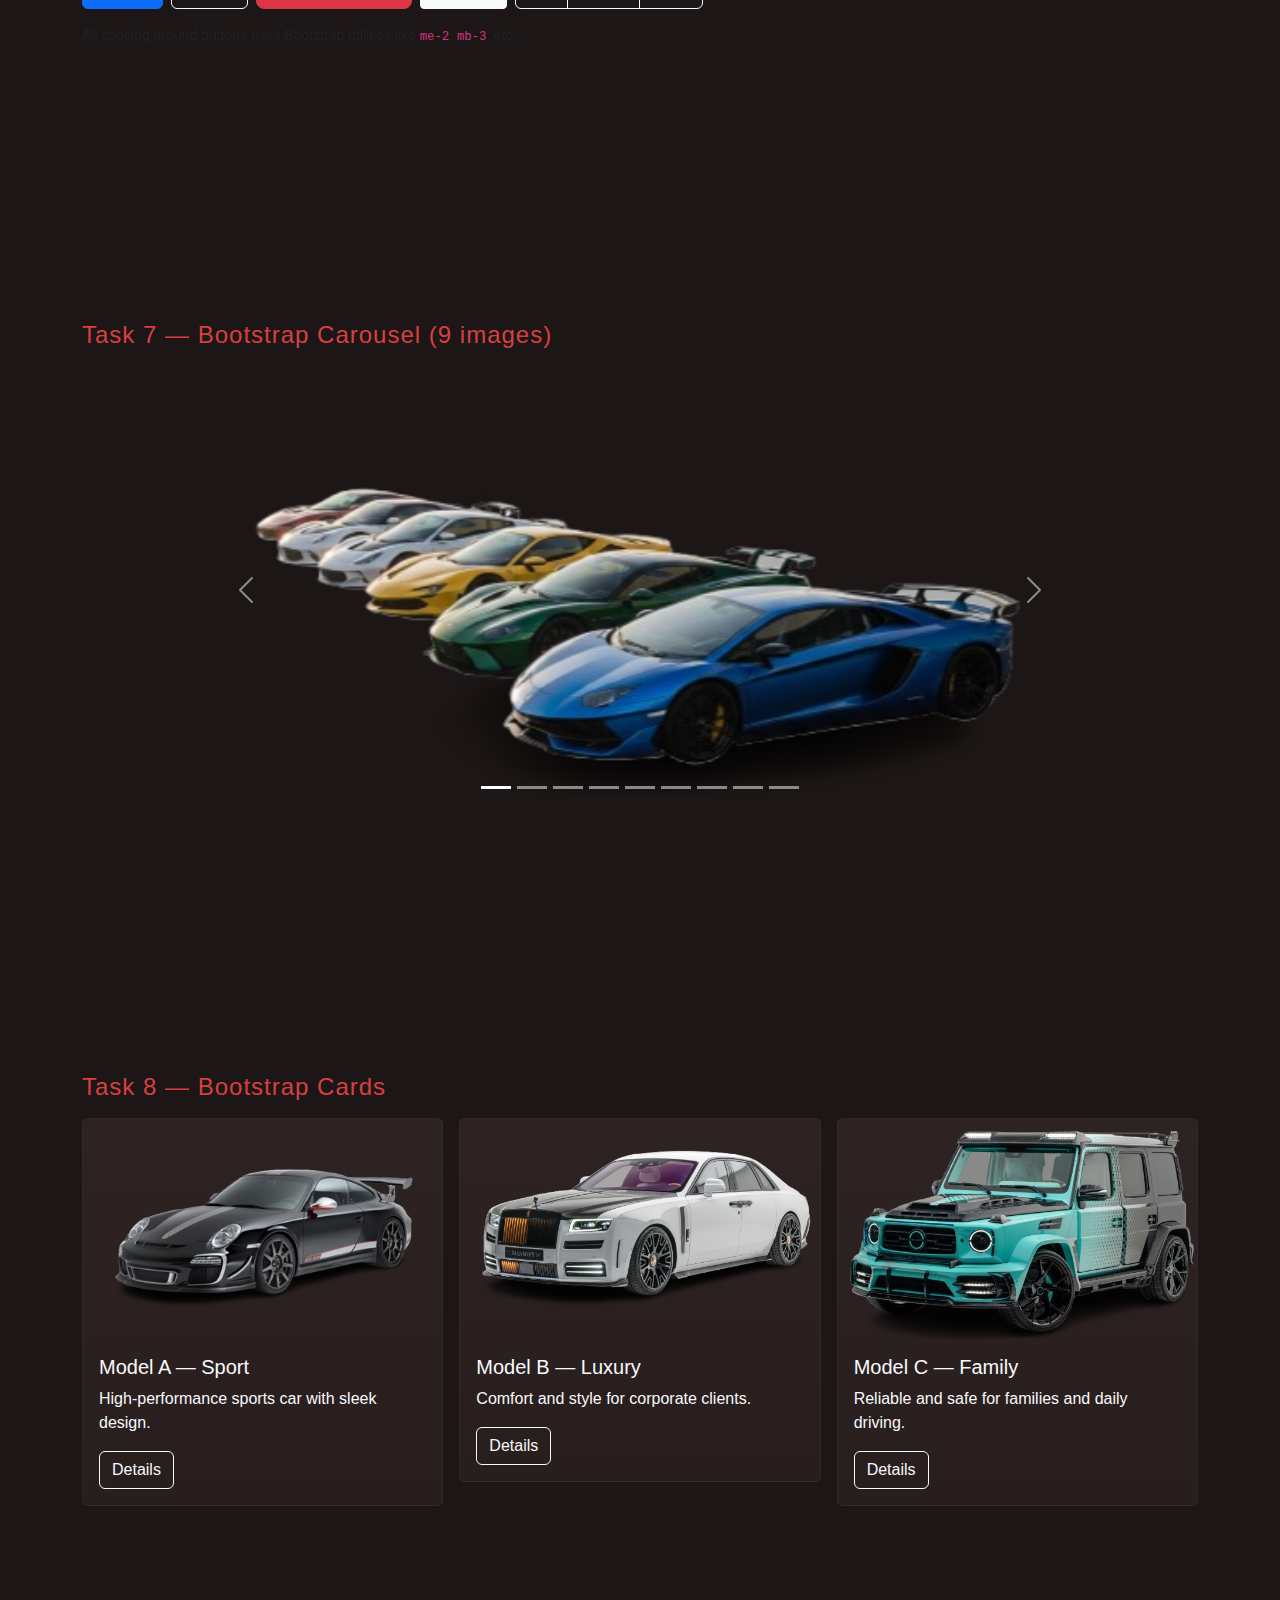
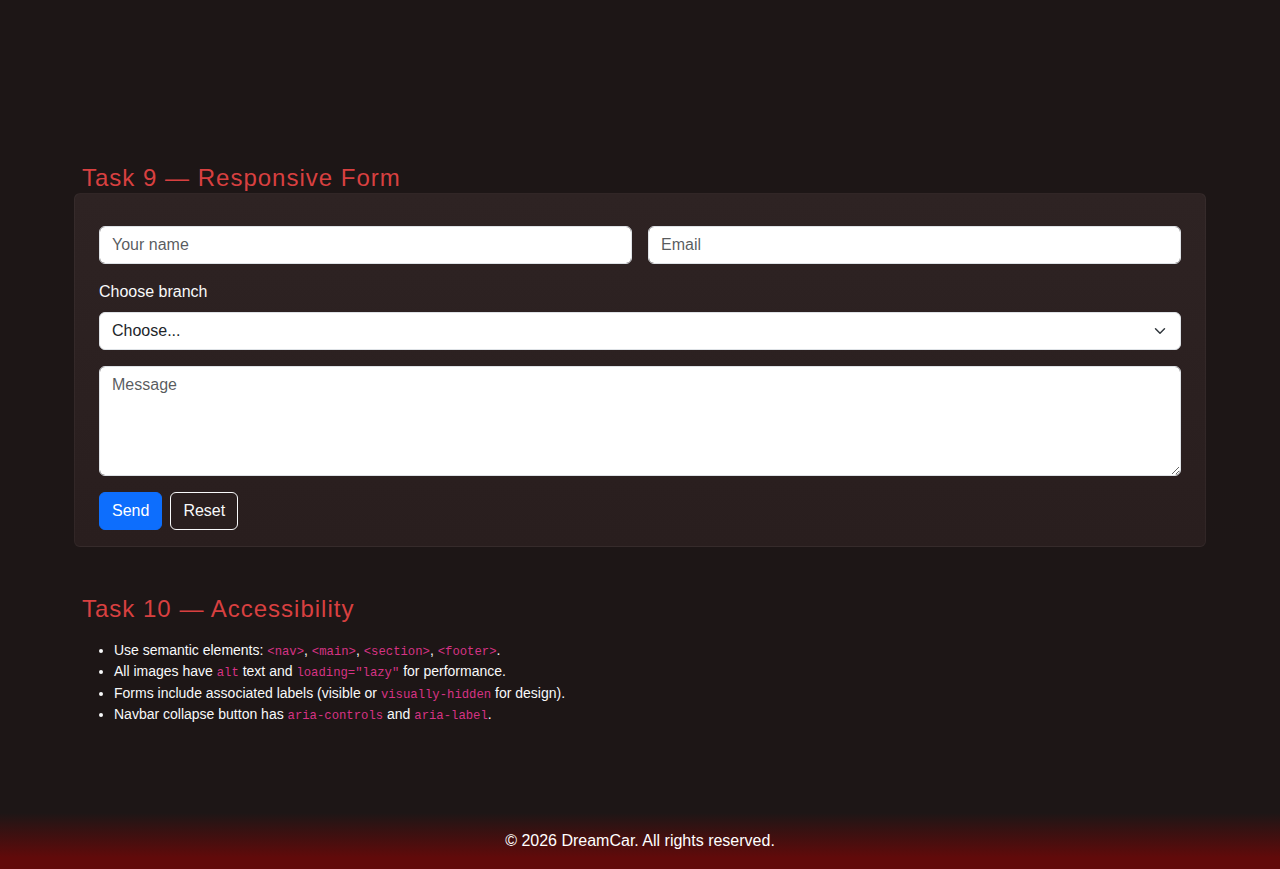
<file: Demo/components.html>
<!DOCTYPE html>
<html lang="en">
<head>
  <meta charset="utf-8" />
  <meta name="viewport" content="width=device-width, initial-scale=1" />
  <title>DreamCar — Bootstrap Showcase</title>

  <!-- Bootstrap CSS (CDN) -->
  <link href="https://cdn.jsdelivr.net/npm/bootstrap@5.3.2/dist/css/bootstrap.min.css" rel="stylesheet">

  <!-- Custom demo CSS -->
  <link rel="stylesheet" href="demo.css">
</head>
<body class="bg-dark-1 text-light">

  <!-- ====== Header / Navbar (uses your logo and links) ====== -->
  <header>
    <nav class="navbar navbar-expand-lg navbar-dark bg-transparent py-3">
      <div class="container">
        <!-- Logo (your image) -->
        <a class="navbar-brand d-flex align-items-center gap-2" href="../main.html">
          <img src="../img/360_F_699905865_uAhm2hwqnIucPWzmZXuE8VBJ7dKudgZR-removebg-preview.png"
               alt="DreamCar logo" width="44" height="44" loading="lazy">
          <span class="brand-title">D&amp;C</span>
        </a>

        <!-- Toggler for small screens (Bootstrap's collapse) -->
        <button class="navbar-toggler" type="button" data-bs-toggle="collapse"
                data-bs-target="#mainNavbar" aria-controls="mainNavbar"
                aria-expanded="false" aria-label="Toggle navigation">
          <span class="navbar-toggler-icon"></span>
        </button>

        <!-- Menu links (keeps your links) -->
        <div class="collapse navbar-collapse" id="mainNavbar">
          <ul class="navbar-nav ms-auto align-items-lg-center">
            <li class="nav-item"><a class="nav-link active" aria-current="page" href="../main.html">Home</a></li>
            <li class="nav-item"><a class="nav-link" href="../nura/index.html">Apps</a></li>
            <li class="nav-item"><a class="nav-link" href="../catolog.html">Catalog</a></li>
            <li class="nav-item"><a class="nav-link" href="../nura/about.html">About us</a></li>
            <li class="nav-item"><a class="nav-link" href="./components.html">Showcase</a></li>
          </ul>
        </div>
      </div>
    </nav>
  </header>

  <main class="container my-5">

    <!-- ====== Intro / anchors ====== -->
    <section id="intro" class="association text-center mb-5">
      <h1 class="display-6 fw-bold accent">Bootstrap Components Showcase</h1>
      <p class="lead mx-auto" style="max-width:900px;">
        This page demonstrates Bootstrap layouts and utilities integrated into your DreamCar theme.
        Use the anchor links below to jump to specific tasks. All spacing uses Bootstrap utilities.
      </p>

      <nav class="d-flex justify-content-center gap-2 mt-3" aria-label="Demo anchors">
        <a class="btn btn-outline-light btn-sm" href="#grid">Grid</a>
        <a class="btn btn-outline-light btn-sm" href="#spacing">Spacing</a>
        <a class="btn btn-outline-light btn-sm" href="#navbar">Navbar</a>
        <a class="btn btn-outline-light btn-sm" href="#buttons">Buttons</a>
        <a class="btn btn-outline-light btn-sm" href="#carousel">Carousel</a>
        <a class="btn btn-outline-light btn-sm" href="#cards">Cards</a>
        <a class="btn btn-outline-light btn-sm" href="#form">Form</a>
        <a class="btn btn-outline-light btn-sm" href="#accessibility">Accessibility</a>
      </nav>
    </section>

    <!-- ====== Task 3: Grid Layout (two sections: 2-column and 3-column) ====== -->
    <section id="grid" class="association py-4">
      <h2 class="h4 accent mb-3">Task 3 — Bootstrap Grid Layout</h2>

      <!-- Two-column section: col-lg-6 each -->
      <div class="container-fluid mb-4">
        <div class="row g-3 align-items-center">
          <div class="col-12 col-md-6 col-lg-6">
            <div class="p-3 bg-card rounded card-custom h-100">
              <h3 class="h6">Two-column block (left)</h3>
              <p class="mb-0">On large screens this occupies <code>col-lg-6</code>. On smaller screens it becomes full width.</p>
            </div>
          </div>
          <div class="col-12 col-md-6 col-lg-6">
            <div class="p-3 bg-card rounded card-custom h-100">
              <h3 class="h6">Two-column block (right)</h3>
              <p class="mb-0">Use <code>col-sm</code>, <code>col-md</code> and <code>col-lg</code> to control layout across breakpoints.</p>
            </div>
          </div>
        </div>
      </div>

      <!-- Three-column section: col-lg-4 each -->
      <div class="container-fluid">
        <div class="row g-3">
          <div class="col-12 col-md-6 col-lg-4">
            <div class="p-3 bg-card rounded card-custom text-center">
              <img src="../img/images.jpg" alt="Branch-Jakarta" class="img-fluid rounded mb-2" loading="lazy">
              <h4 class="h6 mb-1">Jakarta Branch</h4>
              <p class="small mb-0">Main showroom with premium models.</p>
            </div>
          </div>

          <div class="col-12 col-md-6 col-lg-4">
            <div class="p-3 bg-card rounded card-custom text-center">
              <img src="../img/download.jpg" alt="Branch-Bali" class="img-fluid rounded mb-2" loading="lazy">
              <h4 class="h6 mb-1">Bali Branch</h4>
              <p class="small mb-0">Tourist rentals & luxury pickups.</p>
            </div>
          </div>

          <div class="col-12 col-md-6 col-lg-4">
            <div class="p-3 bg-card rounded card-custom text-center">
              <img src="../img/surab.jpeg" alt="Branch-Surabaya" class="img-fluid rounded mb-2" loading="lazy">
              <h4 class="h6 mb-1">Surabaya Branch</h4>
              <p class="small mb-0">Family & commuter vehicles.</p>
            </div>
          </div>
        </div>
      </div>
    </section>

    <!-- ====== Task 4: Spacing Utilities ====== -->
    <section id="spacing" class="association py-4">
      <h2 class="h4 accent mb-3">Task 4 — Bootstrap Spacing Utilities</h2>

      <p class="mb-3">Below are examples using Bootstrap spacing utilities (no custom margin/padding where possible):</p>

      <div class="bg-card rounded p-3 mb-3">
        <div class="d-flex flex-column flex-sm-row gap-2 align-items-center">
          <div class="p-2 px-sm-3 bg-muted rounded">Box 1 <small class="d-block">class: <code>p-2 px-sm-3</code></small></div>
          <div class="p-2 bg-muted rounded">Box 2 <small class="d-block">class: <code>p-2</code></small></div>
          <div class="p-2 bg-muted rounded">Box 3 <small class="d-block">class: <code>p-2</code></small></div>
        </div>
      </div>

      <p class="small text-muted mb-0">Examples: <code>mt-lg-4</code> adds top margin on large screens, <code>px-sm-2</code> adds horizontal padding on small screens.</p>
    </section>

    <!-- ====== Task 5: Bootstrap Navbar (demonstration) ====== -->
    <section id="navbar" class="association py-4">
      <h2 class="h4 accent mb-3">Task 5 — Bootstrap Navigation Bar</h2>

      <div class="bg-card rounded p-3 mb-3">
        <p class="mb-2">The page header above is a Bootstrap navbar using <code>navbar-expand-lg</code>. It collapses into a hamburger on small screens and uses <code>navbar-dark</code> + custom color.</p>
        <p class="mb-0">To change the background, update classes (e.g. <code>bg-dark</code>) or the CSS variable <code>--bg</code> in <code>demo.css</code>.</p>
      </div>
    </section>

    <!-- ====== Task 6: Buttons ====== -->
    <section id="buttons" class="association py-4">
      <h2 class="h4 accent mb-3">Task 6 — Bootstrap Buttons</h2>

      <div class="d-flex flex-wrap gap-2 mb-3">
        <button class="btn btn-primary">Primary</button>
        <button class="btn btn-outline-light">Outline</button>
        <button class="btn btn-danger btn-lg">Large Danger</button>
        <button class="btn btn-light btn-sm">Small Light</button>

        <div class="btn-group" role="group" aria-label="Example button group">
          <button type="button" class="btn btn-outline-light">Left</button>
          <button type="button" class="btn btn-outline-light">Middle</button>
          <button type="button" class="btn btn-outline-light">Right</button>
        </div>
      </div>

      <p class="small text-muted">All spacing around buttons uses Bootstrap utilities like <code>me-2</code>, <code>mb-3</code>, etc.</p>
    </section>

    <!-- ====== Task 7: Carousel (9 images) ====== -->
    <section id="carousel" class="association py-4">
      <h2 class="h4 accent mb-3">Task 7 — Bootstrap Carousel (9 images)</h2>

      <div class="row justify-content-center">
        <div class="col-12 col-lg-10">
          <div id="demoCarousel" class="carousel slide" data-bs-ride="carousel" aria-label="DreamCar carousel">
            <!-- Indicators -->
            <div class="carousel-indicators">
              <button type="button" data-bs-target="#demoCarousel" data-bs-slide-to="0" class="active" aria-current="true" aria-label="Slide 1"></button>
              <button type="button" data-bs-target="#demoCarousel" data-bs-slide-to="1" aria-label="Slide 2"></button>
              <button type="button" data-bs-target="#demoCarousel" data-bs-slide-to="2" aria-label="Slide 3"></button>
              <button type="button" data-bs-target="#demoCarousel" data-bs-slide-to="3" aria-label="Slide 4"></button>
              <button type="button" data-bs-target="#demoCarousel" data-bs-slide-to="4" aria-label="Slide 5"></button>
              <button type="button" data-bs-target="#demoCarousel" data-bs-slide-to="5" aria-label="Slide 6"></button>
              <button type="button" data-bs-target="#demoCarousel" data-bs-slide-to="6" aria-label="Slide 7"></button>
              <button type="button" data-bs-target="#demoCarousel" data-bs-slide-to="7" aria-label="Slide 8"></button>
              <button type="button" data-bs-target="#demoCarousel" data-bs-slide-to="8" aria-label="Slide 9"></button>
            </div>

            <!-- Slides (group images 1..9 in items) -->
            <div class="carousel-inner">
              <div class="carousel-item active">
                <img src="../img/Gemini_Generated_Image_6faadg6faadg6faa-removebg-preview (1).png" class="d-block w-100 carousel-img" alt="car 1" loading="lazy">
              </div>
              <div class="carousel-item">
                <img src="../img/a878cc729a3c8195d37facde55961b87-removebg-preview.png" class="d-block w-100 carousel-img" alt="car 2" loading="lazy">
              </div>
              <div class="carousel-item">
                <img src="../img/mansory-rolls-royce-ghost-2021-white-background-2021-5k-8k-4480x2520-6204-removebg-preview.png" class="d-block w-100 carousel-img" alt="car 3" loading="lazy">
              </div>
              <div class="carousel-item">
                <img src="../img/AMG.png" class="d-block w-100 carousel-img" alt="car 4" loading="lazy">
              </div>
              <div class="carousel-item">
                <img src="../img/McLAren-F1-018-2019-exterior-removebg-preview.png" class="d-block w-100 carousel-img" alt="car 5" loading="lazy">
              </div>
              <div class="carousel-item">
                <img src="../img/pngtree-detailed-2019-bugatti-chiron-model-in-1-18-scale-on-a-png-image_12513886-removebg-preview.png" class="d-block w-100 carousel-img" alt="car 6" loading="lazy">
              </div>
              <div class="carousel-item">
                <img src="../img/porsche-logo-png-design-116610760732vnljif0nf-removebg-preview.png" class="d-block w-100 carousel-img" alt="car 7" loading="lazy">
              </div>
              <div class="carousel-item">
                <img src="../img/download-removebg-preview.png" class="d-block w-100 carousel-img" alt="car 8" loading="lazy">
              </div>
              <div class="carousel-item">
                <img src="../img/cobalt.png" class="d-block w-100 carousel-img" alt="car 9" loading="lazy">
              </div>
            </div>

            <!-- Controls -->
            <button class="carousel-control-prev" type="button" data-bs-target="#demoCarousel" data-bs-slide="prev" aria-label="Previous slide">
              <span class="carousel-control-prev-icon" aria-hidden="true"></span>
            </button>
            <button class="carousel-control-next" type="button" data-bs-target="#demoCarousel" data-bs-slide="next" aria-label="Next slide">
              <span class="carousel-control-next-icon" aria-hidden="true"></span>
            </button>
          </div>
        </div>
      </div>
    </section>

    <!-- ====== Task 8: Bootstrap Cards ====== -->
    <section id="cards" class="association py-4">
      <h2 class="h4 accent mb-3">Task 8 — Bootstrap Cards</h2>

      <div class="row g-3 justify-content-center">
        <!-- Card 1 -->
        <div class="col-12 col-md-6 col-lg-4">
          <div class="card bg-card text-light">
            <img src="../img/porsche-logo-png-design-116610760732vnljif0nf-removebg-preview.png" class="card-img-top" alt="Car model 1" loading="lazy">
            <div class="card-body">
              <h5 class="card-title">Model A — Sport</h5>
              <p class="card-text">High-performance sports car with sleek design.</p>
              <a href="#" class="btn btn-outline-light">Details</a>
            </div>
          </div>
        </div>

        <!-- Card 2 -->
        <div class="col-12 col-md-6 col-lg-4">
          <div class="card bg-card text-light">
            <img src="../img/mansory-rolls-royce-ghost-2021-white-background-2021-5k-8k-4480x2520-6204-removebg-preview.png" class="card-img-top" alt="Car model 2" loading="lazy">
            <div class="card-body">
              <h5 class="card-title">Model B — Luxury</h5>
              <p class="card-text">Comfort and style for corporate clients.</p>
              <a href="#" class="btn btn-outline-light">Details</a>
            </div>
          </div>
        </div>

        <!-- Card 3 -->
        <div class="col-12 col-md-6 col-lg-4">
          <div class="card bg-card text-light">
            <img src="../img/mansory_mercedes_amg_g_63_algorithmic_fade_2022_4k_8k-2560x1440-removebg-preview.png" class="card-img-top" alt="Car model 3" loading="lazy">
            <div class="card-body">
              <h5 class="card-title">Model C — Family</h5>
              <p class="card-text">Reliable and safe for families and daily driving.</p>
              <a href="#" class="btn btn-outline-light">Details</a>
            </div>
          </div>
        </div>
      </div>
    </section>

    <!-- ====== Task 9: Responsive Form ====== -->
    <section id="form" class="association py-4">
      <h2 class="h4 accent mb-3">Task 9 — Responsive Form</h2>

      <form class="row g-3 bg-card rounded p-3" aria-label="Contact form">
        <div class="col-12 col-md-6">
          <label for="name" class="form-label visually-hidden">Name</label>
          <input type="text" class="form-control" id="name" placeholder="Your name" aria-label="Your name">
        </div>

        <div class="col-12 col-md-6">
          <label for="email" class="form-label visually-hidden">Email</label>
          <input type="email" class="form-control" id="email" placeholder="Email" aria-label="Email">
        </div>

        <div class="col-12">
          <label for="branch" class="form-label">Choose branch</label>
          <select id="branch" class="form-select" aria-label="Branch select">
            <option selected>Choose...</option>
            <option>Jakarta</option>
            <option>Bali</option>
            <option>Surabaya</option>
          </select>
        </div>

        <div class="col-12">
          <label for="message" class="form-label visually-hidden">Message</label>
          <textarea id="message" class="form-control" rows="4" placeholder="Message"></textarea>
        </div>

        <div class="col-12 d-flex gap-2">
          <button type="submit" class="btn btn-primary">Send</button>
          <button type="reset" class="btn btn-outline-light">Reset</button>
        </div>
      </form>
    </section>

    <!-- ====== Task 10: Accessibility notes ====== -->
    <section id="accessibility" class="association py-4">
      <h2 class="h4 accent mb-3">Task 10 — Accessibility</h2>

      <ul class="small">
        <li>Use semantic elements: <code>&lt;nav&gt;</code>, <code>&lt;main&gt;</code>, <code>&lt;section&gt;</code>, <code>&lt;footer&gt;</code>.</li>
        <li>All images have <code>alt</code> text and <code>loading="lazy"</code> for performance.</li>
        <li>Forms include associated labels (visible or <code>visually-hidden</code> for design).</li>
        <li>Navbar collapse button has <code>aria-controls</code> and <code>aria-label</code>.</li>
      </ul>
    </section>

  </main>

  <!-- ====== Footer (your simple footer) ====== -->
  <footer class="bg-footer text-center py-3 mt-5">
    <div class="container">
      <p class="mb-0">© <span id="year"></span> DreamCar. All rights reserved.</p>
    </div>
  </footer>

  <!-- Bootstrap JS bundle (includes Popper) -->
  <script src="https://cdn.jsdelivr.net/npm/bootstrap@5.3.2/dist/js/bootstrap.bundle.min.js"></script>

  <!-- Small script for current year and progressive enhancements -->
  <script>
    document.getElementById('year').textContent = new Date().getFullYear();
    // progressive: pause carousel on hover (Bootstrap handles automatically with data attributes)
  </script>
</body>
</html>
</file>
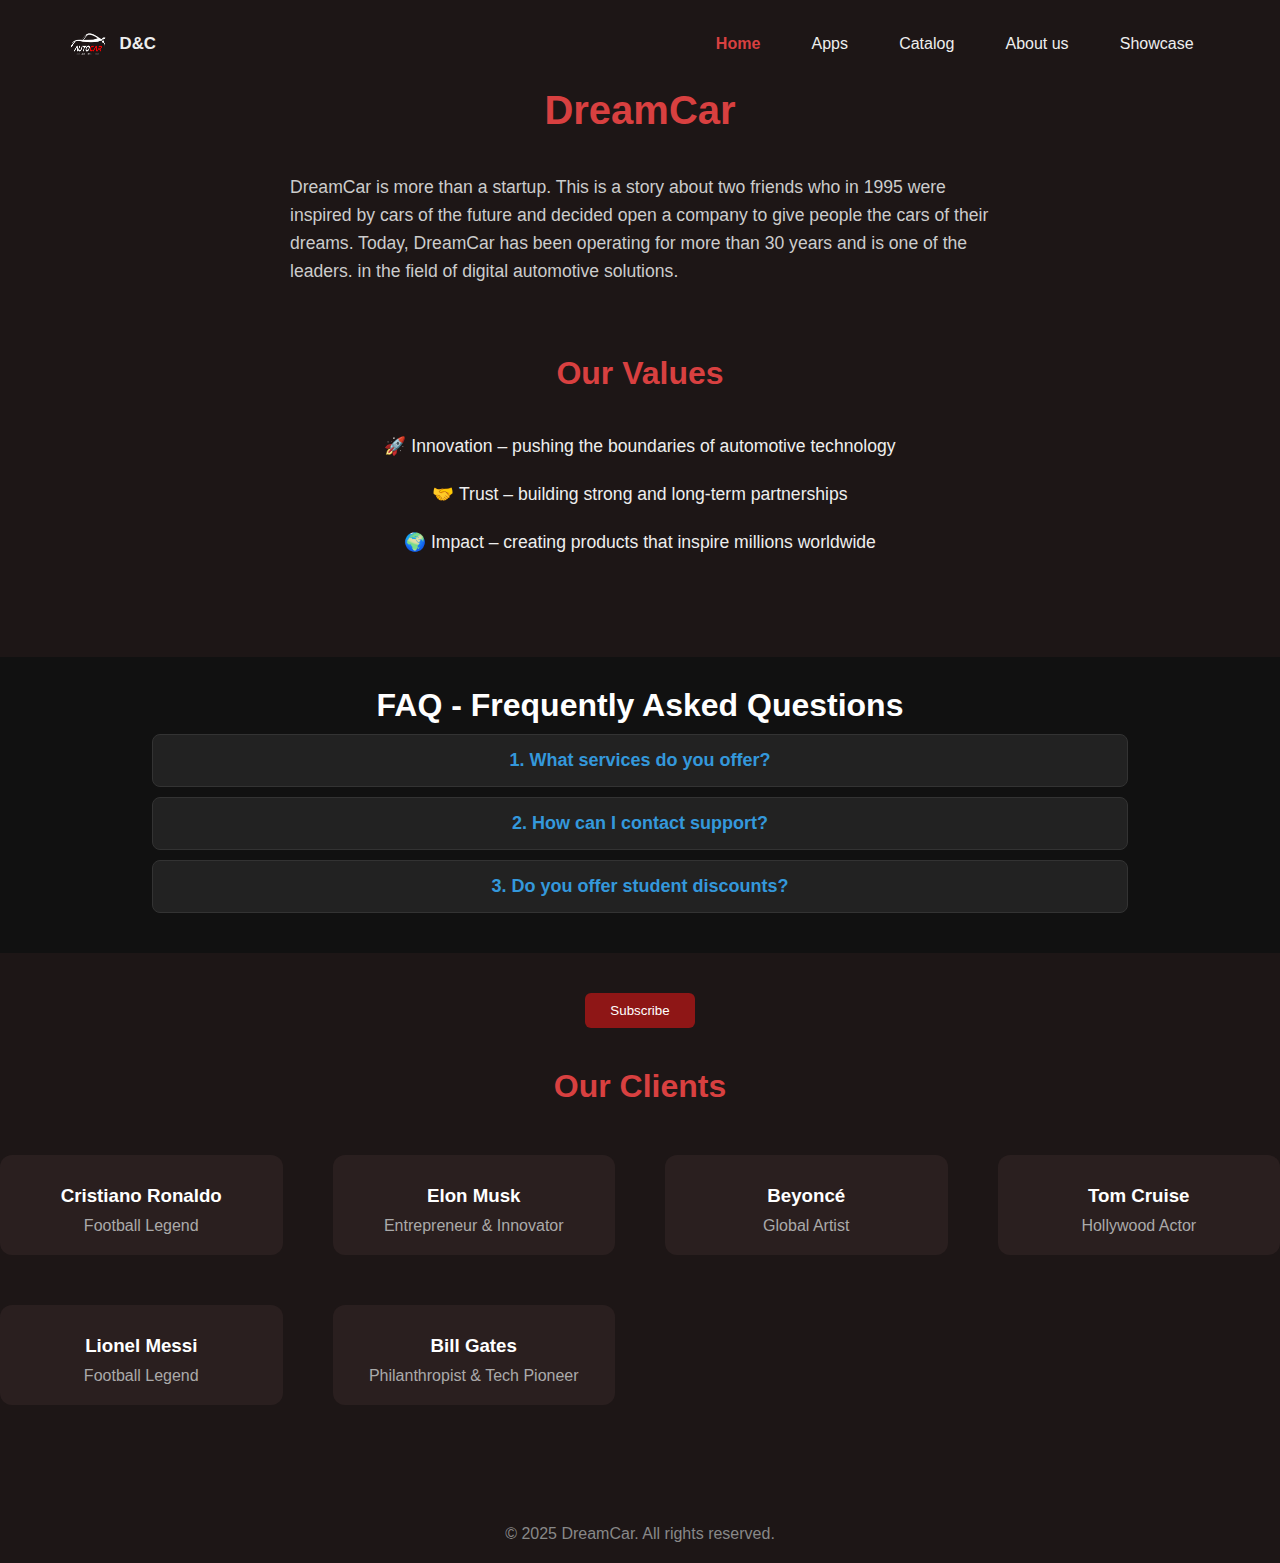
<file: HTML/about.html>
<!DOCTYPE html>
<html lang="en">
<head>
  <meta charset="UTF-8" />
  <meta name="viewport" content="width=device-width, initial-scale=1.0" />
  <title>About Us - Dream Car</title>
  <link rel="stylesheet" href="/CSS/nura2.css" />
</head>
<body>
        <!-- SIDEBAR + OVERLAY -->
    <div class="overlay" id="overlay" aria-hidden="true"></div>

    <aside class="sidebar" id="sidebar" aria-hidden="true">
      <button class="close-btn" id="closeSidebar">✕</button>
      <a href="/HTML/main.html" class="side-link">Home</a>
      <a href="/HTML/index.html" class="side-link">Apps</a>
      <a href="/HTML/catolog.html" class="side-link">Catalog</a>
      <a href="/HTML/about.html" class="side-link">About us</a>
      <a href="/HTML/components.html" class="side-link">Showcase</a>
    </aside>

    <!-- HEADER -->
    <header>
      <div class="container">
        <nav class="menu">
          <a href="#" class="menu_logo">
            <img src="/img/360_F_699905865_uAhm2hwqnIucPWzmZXuE8VBJ7dKudgZR-removebg-preview.png" alt="D&C logo" width="44" height="44" />
            <span>D&C</span>
          </a>

          <div class="menu_links">
            <a href="/HTML/main.html" class="menu_link active">Home</a>
            <a href="/HTML/index.html" class="menu_link">Apps</a>
            <a href="/HTML/catolog.html" class="menu_link">Catalog</a>
            <a href="/HTML/about.html" class="menu_link">About us</a>
            <a href="/HTML/components.html" class="menu_link">Showcase</a>
          </div>

          <!-- burger -->
          <button class="burger" id="burger" aria-expanded="false">
            <span class="lines"><span></span><span></span><span></span></span>
          </button>
        </nav>
      </div>
    </header>

    <script src="/JS/super.js"></script>


    <section class="about_intro">
      <h1>DreamCar</h1>
      <p>
        DreamCar is more than a startup. This is a story about two friends 
        who in 1995 were inspired by cars of the future and decided 
        open a company to give people the cars of their dreams.  
        Today, DreamCar has been operating for more than 30 years and is one of the leaders. 
        in the field of digital automotive solutions.
      </p>
    </section>

    <section class="about_values">
      <h2>Our Values</h2>
      <ul>
        <li>🚀 Innovation – pushing the boundaries of automotive technology</li>
        <li>🤝 Trust – building strong and long-term partnerships</li>
        <li>🌍 Impact – creating products that inspire millions worldwide</li>
      </ul>
    </section>

<section class="faq">
  <h1>FAQ - Frequently Asked Questions</h1>

  <div class="accordion-item">
    <div class="accordion-title">1. What services do you offer?</div>
    <div class="accordion-content">
      <p>We offer travel planning, hotel booking, and city tours across Kazakhstan.</p>
    </div>
  </div>

  <div class="accordion-item">
    <div class="accordion-title">2. How can I contact support?</div>
    <div class="accordion-content">
      <p>You can contact us by email, phone, or through our contact form on this page.</p>
    </div>
  </div>

  <div class="accordion-item">
    <div class="accordion-title">3. Do you offer student discounts?</div>
    <div class="accordion-content">
      <p>Yes! We offer up to 15% off for students with a valid ID card.</p>
    </div>
  </div>
</section>

<!-- Popup trigger -->
<section class="popup_section">
  <button id="openPopupBtn">Subscribe</button>
</section>

<!-- Popup form  -->
<div class="popup_overlay" id="popupOverlay">
  <div class="popup_box">
    <span id="closePopupBtn" class="close_btn">&times;</span>
    <h2>Subscribe to our newsletter</h2>
    <form id="popupForm">
      <input type="text" placeholder="Your name" required />
      <input type="email" placeholder="Your email" required />
      <button type="submit">Send</button>
    </form>
  </div>
</div>

    <section class="about_clients">
  <h2>Our Clients</h2>
  <div class="clients_grid">
    <div class="client_card">
      <h3>Cristiano Ronaldo</h3>
      <p>Football Legend</p>
    </div>
    <div class="client_card">
      <h3>Elon Musk</h3>
      <p>Entrepreneur & Innovator</p>
    </div>
    <div class="client_card">
      <h3>Beyoncé</h3>
      <p>Global Artist</p>
    </div>
    <div class="client_card">
      <h3>Tom Cruise</h3>
      <p>Hollywood Actor</p>
    </div>
    <div class="client_card">
      <h3>Lionel Messi</h3>
      <p>Football Legend</p>
    </div>
    <div class="client_card">
      <h3>Bill Gates</h3>
      <p>Philanthropist & Tech Pioneer</p>
    </div>
  </div>
</section>

  </main>

  <footer>
    <p>© 2025 DreamCar. All rights reserved.</p>
  </footer>
  <script src="/JS/script.js"></script>
</body>
</html>
</file>
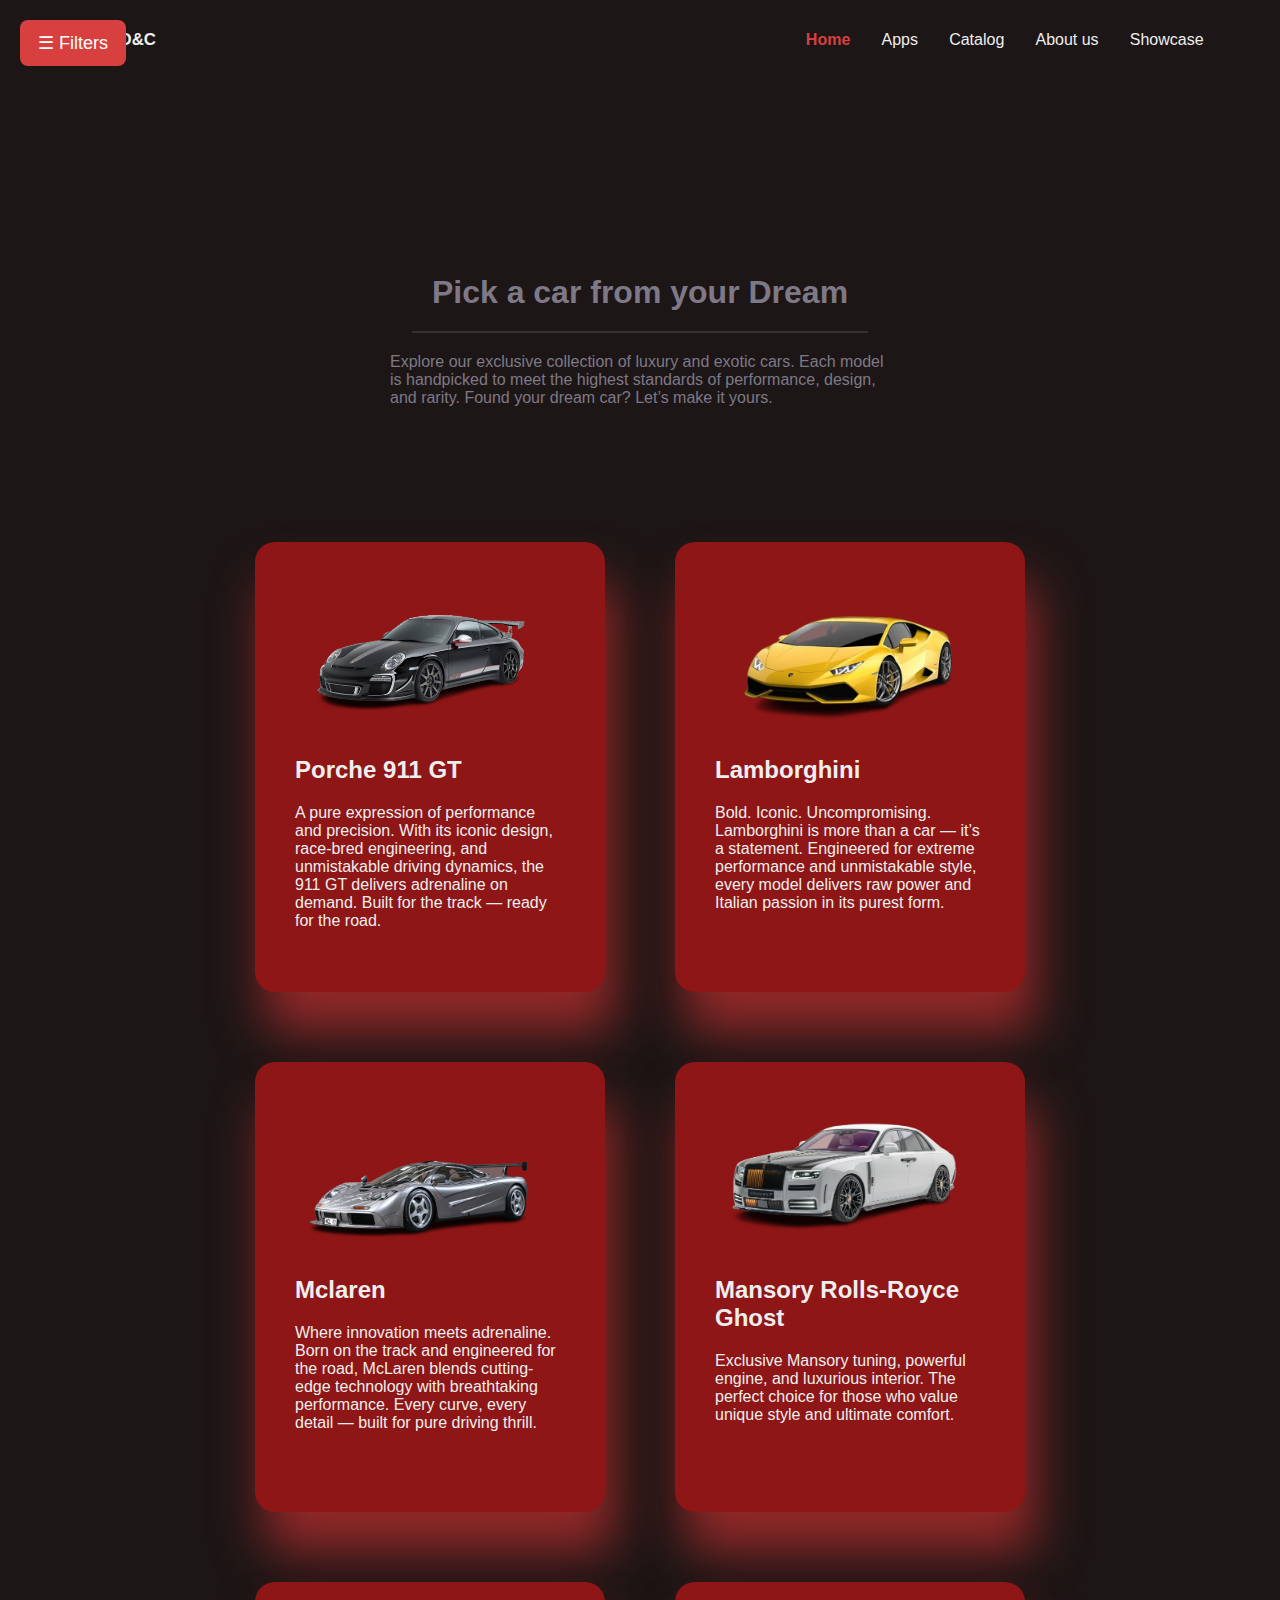
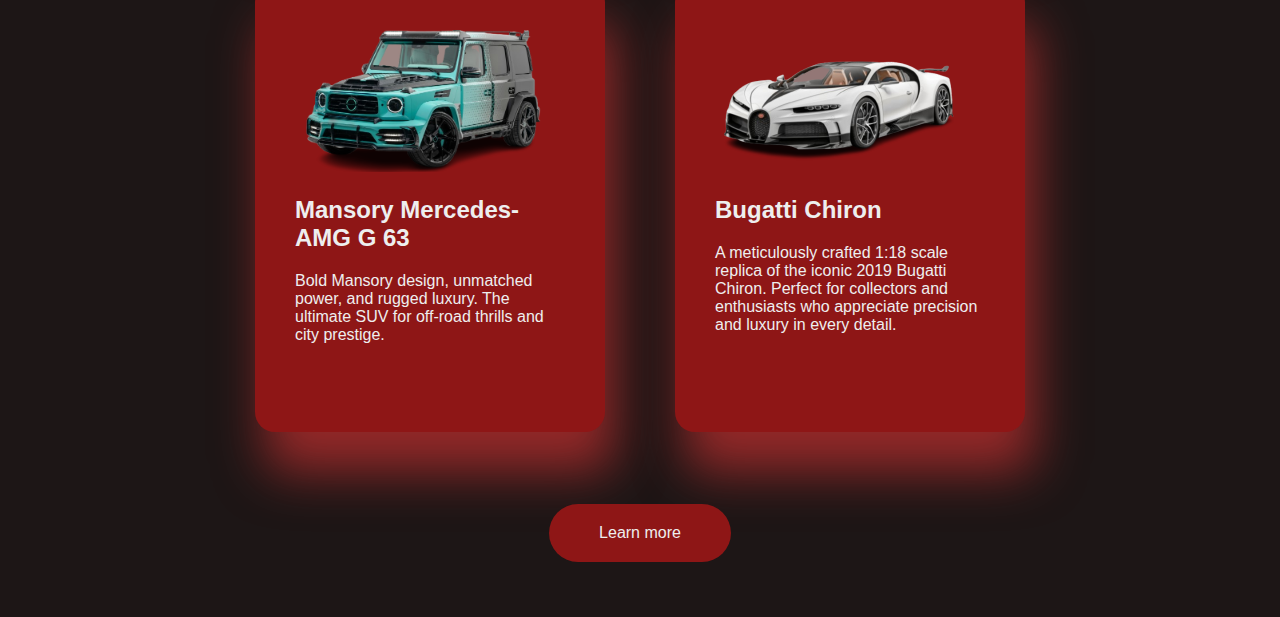
<file: HTML/catolog.html>
<!DOCTYPE html>
<html lang="en">
<head>
    <meta charset="UTF-8">
    <meta name="viewport" content="width=device-width, initial-scale=1.0">
    <title>Catalog</title>
      <link rel="stylesheet" href="/CSS/catolog.css" />
</head>
<body>
        <!-- SIDEBAR + OVERLAY -->
    <div class="overlay" id="overlay" aria-hidden="true"></div>

    <aside class="sidebar" id="sidebar" aria-hidden="true">
      <button class="close-btn" id="closeSidebar">✕</button>
      <a href="/HTML/main.html" class="side-link">Home</a>
      <a href="/HTML/index.html" class="side-link">Apps</a>
      <a href="/HTML/catolog.html" class="side-link">Catalog</a>
      <a href="/HTML/about.html" class="side-link">About us</a>
      <a href="/HTML/components.html" class="side-link">Showcase</a>
    </aside>

    <!-- HEADER -->
    <header>
      <div class="container">
        <nav class="menu">
          <a href="#" class="menu_logo">
            <img src="/img/360_F_699905865_uAhm2hwqnIucPWzmZXuE8VBJ7dKudgZR-removebg-preview.png" alt="D&C logo" width="44" height="44" />
            <span>D&C</span>
          </a>

          <div class="menu_links">
            <a href="/HTML/main.html" class="menu_link active">Home</a>
            <a href="/HTML/index.html" class="menu_link">Apps</a>
            <a href="/HTML/catolog.html" class="menu_link">Catalog</a>
            <a href="/HTML/about.html" class="menu_link">About us</a>
            <a href="/HTML/components.html" class="menu_link">Showcase</a>
          </div>

          <!-- burger -->
          <button class="burger" id="burger" aria-expanded="false">
            <span class="lines"><span></span><span></span><span></span></span>
          </button>
        </nav>
      </div>
    </header>

    <script src="/JS/super.js"></script>


    <label for="sidebarToggle" class="sidebar-button">&#9776; Filters</label>
<input type="checkbox" id="sidebarToggle" hidden />

<aside class="sidebar">
  <h2>Filters</h2>
  <form>
    <label for="country">Country:</label>
    <select id="country" name="country" required>
      <option value="">Select a country</option>
      <option value="usa">USA</option>
      <option value="japan">Japan</option>
      <option value="germany">Germany</option>
      <option value="russia">Russia</option>
      <option value="kz">Kazakhstan</option>
    </select>

    <label for="city">City:</label>
    <select id="city" name="city" required>
      <option value="">Select a city</option>
      <option value="newyork">New York (USA)</option>
      <option value="losangeles">Los Angeles (USA)</option>
      <option value="chicago">Chicago (USA)</option>
      <option value="tokyo">Tokyo (Japan)</option>
      <option value="osaka">Osaka (Japan)</option>
      <option value="kyoto">Kyoto (Japan)</option>
      <option value="berlin">Berlin (Germany)</option>
      <option value="munich">Munich (Germany)</option>
      <option value="hamburg">Hamburg (Germany)</option>
      <option value="moscow">Moscow (Russia)</option>
      <option value="saintpetersburg">Saint Petersburg (Russia)</option>
      <option value="novosibirsk">Novosibirsk (Russia)</option>
      <option value="almaty">Almaty (Kazakhstan)</option>
      <option value="astana">Astana (Kazakhstan)</option>
      <option value="shymkent">Shymkent (Kazakhstan)</option>
    </select>

    <label for="brand">Car Brand:</label>
    <select id="brand" name="brand" required>
      <option value="">Select a brand</option>
      <option value="bmw">BMW</option>
      <option value="audi">Audi</option>
      <option value="toyota">Toyota</option>
      <option value="mercedes">Mercedes</option>
    </select>

    <label for="year">Year:</label>
    <select id="year" name="year" required>
      <option value="">Select a year</option>
      <option value="2025">2025</option>
      <option value="2024">2024</option>
      <option value="2023">2023</option>
      <option value="2022">2022</option>
      <option value="2021">2021</option>
      <option value="2020">2020</option>
      <option value="2019">2019</option>
      <option value="2018">2018</option>
      <option value="2017">2017</option>
      <option value="2016">2016</option>
      <option value="2015">2015</option>
    </select>

    <label for="price">Price (up to):</label>
    <input type="range" id="price" name="price" min="10000" max="200000" step="1000" value="50000" />
    <span id="priceValue">50,000</span> $

    <button type="submit">Apply</button>
  </form>
</aside>


    <section class="our_services">
      <div class="our_services_top">
        <h1>Pick a car from your Dream</h1>
        <p class="dream_text">
            Explore our exclusive collection of luxury and exotic cars.
            Each model is handpicked to meet the highest standards of performance, design, and rarity.
            Found your dream car? Let’s make it yours.
        </p>
      </div>
      <div class="our_services_content">
        <div class="service_card">
          <img src="/img/porsche-logo-png-design-116610760732vnljif0nf-removebg-preview.png" class="porche" alt="911" />
          <h3>Porche 911 GT</h3>
          <p>
            A pure expression of performance and precision.
            With its iconic design, race-bred engineering, and unmistakable driving dynamics, the 911 GT delivers adrenaline on demand. Built for the track — ready for the road.
          </p>
        </div>
        <div class="service_card">
          <img src="/img/a878cc729a3c8195d37facde55961b87-removebg-preview.png" alt="lamba" />
          <h3>Lamborghini</h3>
          <p>
            Bold. Iconic. Uncompromising.
            Lamborghini is more than a car — it’s a statement.
            Engineered for extreme performance and unmistakable style, every model delivers raw power and Italian passion in its purest form.
          </p>
        </div>
        <div class="service_card">
          <img src="/img/McLAren-F1-018-2019-exterior-removebg-preview.png" alt="Mclaren" />
          <h3>Mclaren</h3>
          <p>
            Where innovation meets adrenaline.
            Born on the track and engineered for the road, McLaren blends cutting-edge technology with breathtaking performance. Every curve, every detail — built for pure driving thrill.


          </p>
        </div>
        <div class="service_card">
          <img src="/img/mansory-rolls-royce-ghost-2021-white-background-2021-5k-8k-4480x2520-6204-removebg-preview.png" alt="charizard" />
          <h3>Mansory Rolls-Royce Ghost</h3>
          <p>
            Exclusive Mansory tuning, powerful engine, and luxurious interior. The perfect choice for those who value unique style and ultimate comfort.
          </p>
        </div>
        <div class="service_card">
          <img src="/img/mansory_mercedes_amg_g_63_algorithmic_fade_2022_4k_8k-2560x1440-removebg-preview.png" alt="Gengar" />
          <h3>Mansory Mercedes-AMG G 63</h3>
          <p>
            Bold Mansory design, unmatched power, and rugged luxury. The ultimate SUV for off-road thrills and city prestige.
          </p>
        </div>
        <div class="service_card">
          <img src="/img/pngtree-detailed-2019-bugatti-chiron-model-in-1-18-scale-on-a-png-image_12513886-removebg-preview.png" alt="squirtle" />
          <h3>Bugatti Chiron</h3>
          <p>
            A meticulously crafted 1:18 scale replica of the iconic 2019 Bugatti Chiron. Perfect for collectors and enthusiasts who appreciate precision and luxury in every detail.
          </p>
        </div>
      </div>
      <a href="#" class="our_services_button more-btn">Learn more</a>
    </section>


</body>
</html>
</file>
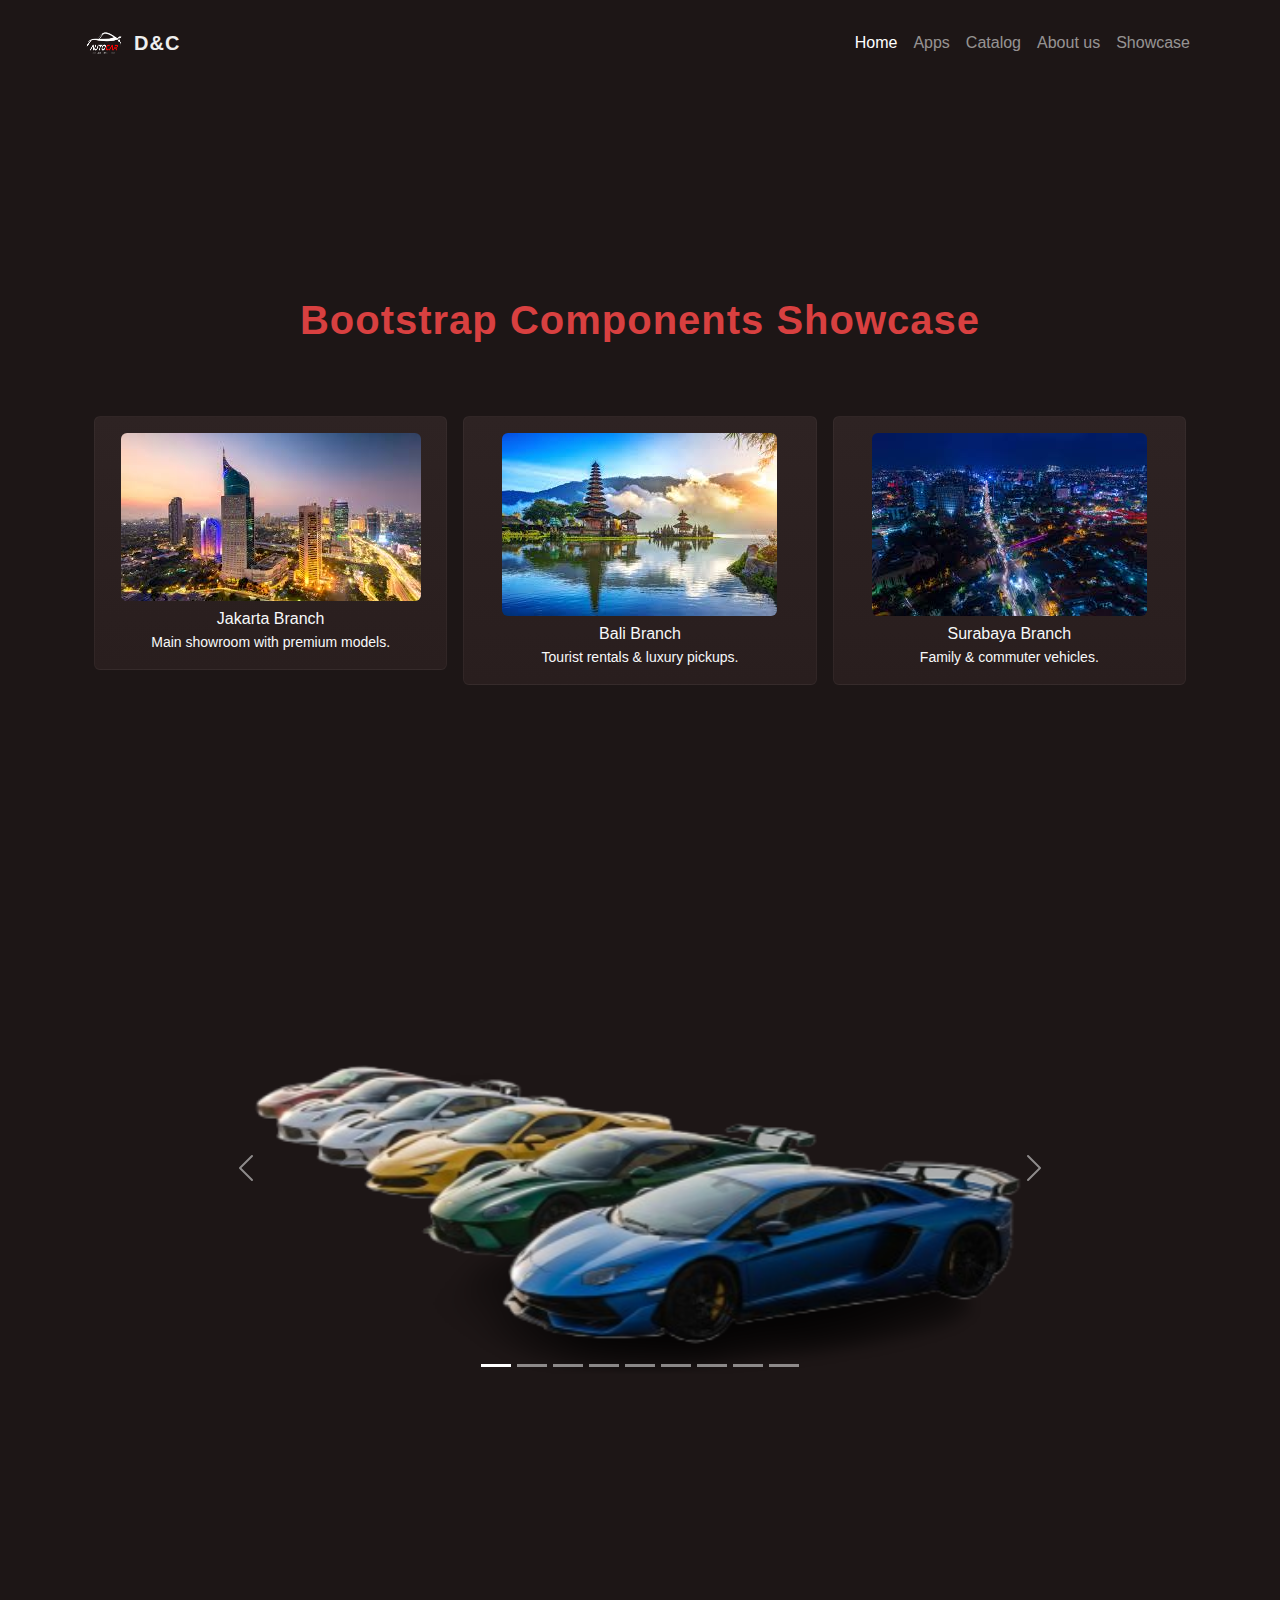
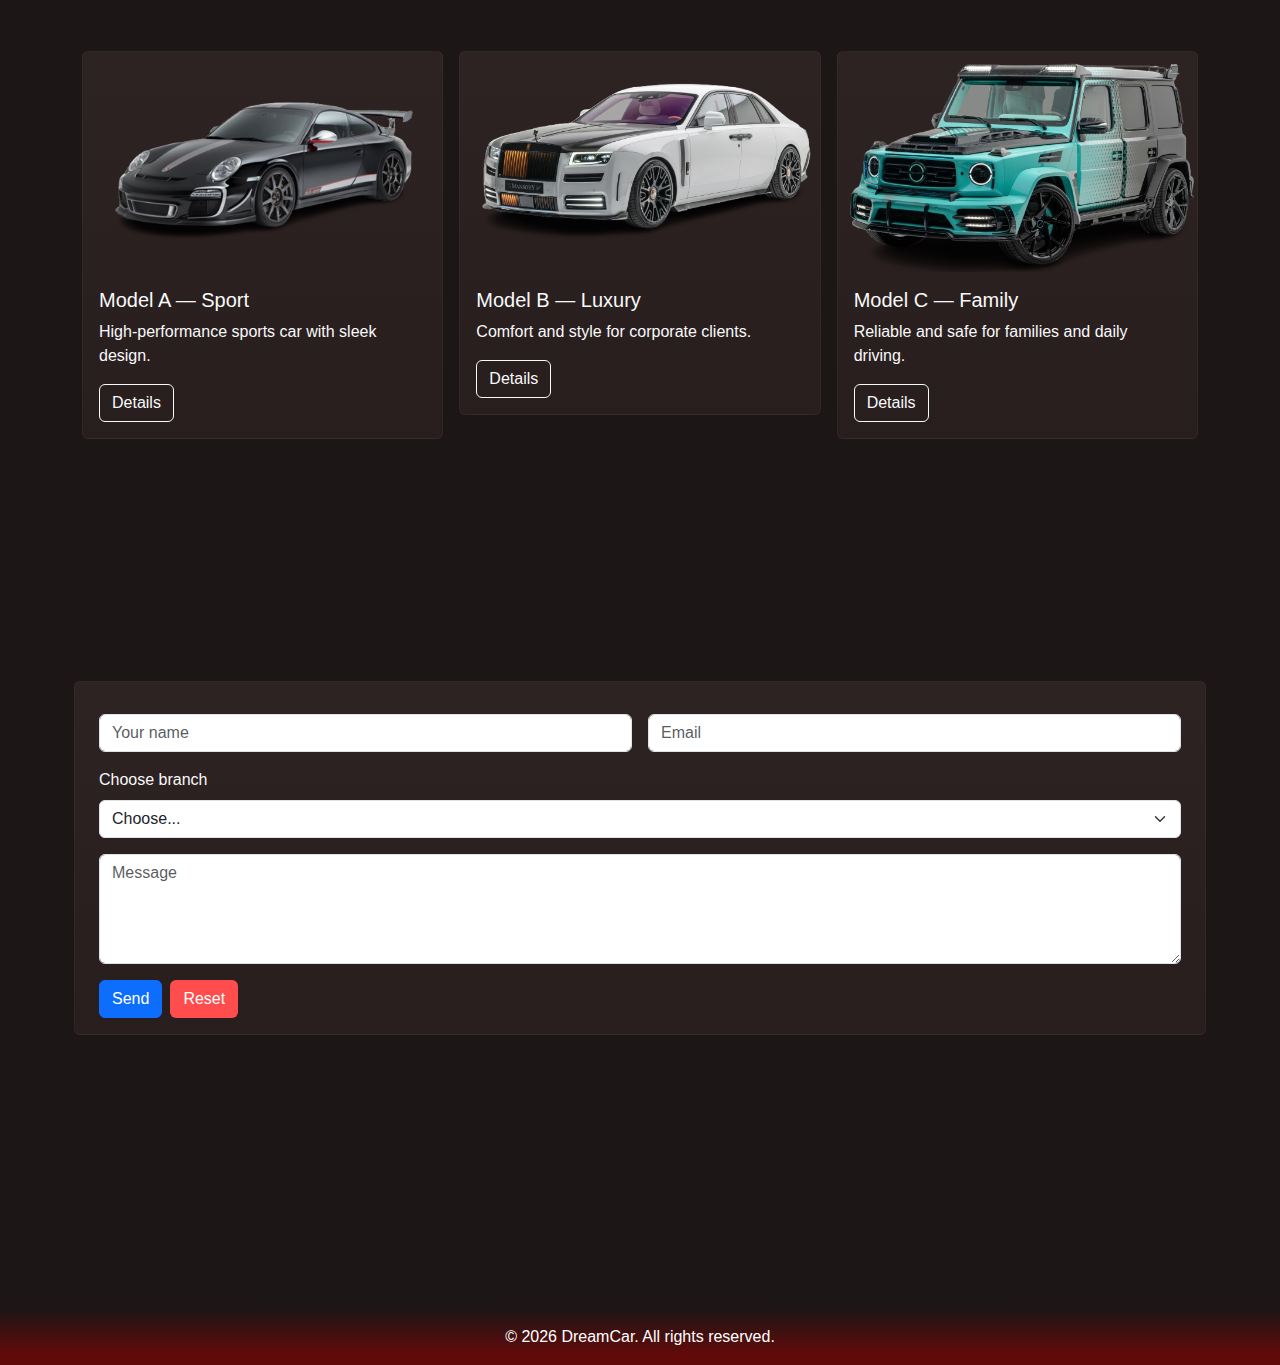
<file: HTML/components.html>
<!DOCTYPE html>
<html lang="en">
<head>
  <meta charset="utf-8" />
  <meta name="viewport" content="width=device-width, initial-scale=1" />
  <title>DreamCar — Bootstrap Showcase</title>

  <link href="https://cdn.jsdelivr.net/npm/bootstrap@5.3.2/dist/css/bootstrap.min.css" rel="stylesheet">

  <link rel="stylesheet" href="/CSS/demo.css">
</head>
<body class="bg-dark-1 text-light">


  <header>
    <nav class="navbar navbar-expand-lg navbar-dark bg-transparent py-3">
      <div class="container">

        <a class="navbar-brand d-flex align-items-center gap-2" href="../main.html">
          <img src="/img/360_F_699905865_uAhm2hwqnIucPWzmZXuE8VBJ7dKudgZR-removebg-preview.png"
               alt="DreamCar logo" width="44" height="44" loading="lazy">
          <span class="brand-title">D&amp;C</span>
        </a>


        <button class="navbar-toggler" type="button" data-bs-toggle="collapse"
                data-bs-target="#mainNavbar" aria-controls="mainNavbar"
                aria-expanded="false" aria-label="Toggle navigation">
          <span class="navbar-toggler-icon"></span>
        </button>


        <div class="collapse navbar-collapse" id="mainNavbar">
          <ul class="navbar-nav ms-auto align-items-lg-center">
            <li class="nav-item"><a class="nav-link active" aria-current="page" href="/HTML/main.html">Home</a></li>
            <li class="nav-item"><a class="nav-link" href="/HTML/index.html">Apps</a></li>
            <li class="nav-item"><a class="nav-link" href="/HTML/catolog.html">Catalog</a></li>
            <li class="nav-item"><a class="nav-link" href="/HTML/about.html">About us</a></li>
            <li class="nav-item"><a class="nav-link" href="/HTML/components.html">Showcase</a></li>
          </ul>
        </div>
      </div>
    </nav>
  </header>

  <main class="container my-5">


    <section id="intro" class="association text-center mb-5">
      <h1 class="display-6 fw-bold accent">Bootstrap Components Showcase</h1>
    </section>

    <!-- ====== Task 3: Grid Layout (two sections: 2-column and 3-column) ====== -->
    <section id="grid" class="association py-4">
      <div class="container-fluid">
        <div class="row g-3">
          <div class="col-12 col-md-6 col-lg-4">
            <div class="p-3 bg-card rounded card-custom text-center">
              <img src="../img/images.jpg" alt="Branch-Jakarta" class="img-fluid rounded mb-2" loading="lazy">
              <h4 class="h6 mb-1">Jakarta Branch</h4>
              <p class="small mb-0">Main showroom with premium models.</p>
            </div>
          </div>

          <div class="col-12 col-md-6 col-lg-4">
            <div class="p-3 bg-card rounded card-custom text-center">
              <img src="../img/download.jpg" alt="Branch-Bali" class="img-fluid rounded mb-2" loading="lazy">
              <h4 class="h6 mb-1">Bali Branch</h4>
              <p class="small mb-0">Tourist rentals & luxury pickups.</p>
            </div>
          </div>

          <div class="col-12 col-md-6 col-lg-4">
            <div class="p-3 bg-card rounded card-custom text-center">
              <img src="../img/surab.jpeg" alt="Branch-Surabaya" class="img-fluid rounded mb-2" loading="lazy">
              <h4 class="h6 mb-1">Surabaya Branch</h4>
              <p class="small mb-0">Family & commuter vehicles.</p>
            </div>
          </div>
        </div>
      </div>
    </section>




 
    <!-- ====== Task 7: Carousel (9 images) ====== -->
    <section id="carousel" class="association py-4">

      <div class="row justify-content-center">
        <div class="col-12 col-lg-10">
          <div id="demoCarousel" class="carousel slide" data-bs-ride="carousel" aria-label="DreamCar carousel">
            <div class="carousel-indicators">
              <button type="button" data-bs-target="#demoCarousel" data-bs-slide-to="0" class="active" aria-current="true" aria-label="Slide 1"></button>
              <button type="button" data-bs-target="#demoCarousel" data-bs-slide-to="1" aria-label="Slide 2"></button>
              <button type="button" data-bs-target="#demoCarousel" data-bs-slide-to="2" aria-label="Slide 3"></button>
              <button type="button" data-bs-target="#demoCarousel" data-bs-slide-to="3" aria-label="Slide 4"></button>
              <button type="button" data-bs-target="#demoCarousel" data-bs-slide-to="4" aria-label="Slide 5"></button>
              <button type="button" data-bs-target="#demoCarousel" data-bs-slide-to="5" aria-label="Slide 6"></button>
              <button type="button" data-bs-target="#demoCarousel" data-bs-slide-to="6" aria-label="Slide 7"></button>
              <button type="button" data-bs-target="#demoCarousel" data-bs-slide-to="7" aria-label="Slide 8"></button>
              <button type="button" data-bs-target="#demoCarousel" data-bs-slide-to="8" aria-label="Slide 9"></button>
            </div>

            <!-- Slides (group images 1..9 in items) -->
            <div class="carousel-inner">
              <div class="carousel-item active">
                <img src="../img/Gemini_Generated_Image_6faadg6faadg6faa-removebg-preview (1).png" class="d-block w-100 carousel-img" alt="car 1" loading="lazy">
              </div>
              <div class="carousel-item">
                <img src="../img/a878cc729a3c8195d37facde55961b87-removebg-preview.png" class="d-block w-100 carousel-img" alt="car 2" loading="lazy">
              </div>
              <div class="carousel-item">
                <img src="../img/mansory-rolls-royce-ghost-2021-white-background-2021-5k-8k-4480x2520-6204-removebg-preview.png" class="d-block w-100 carousel-img" alt="car 3" loading="lazy">
              </div>
              <div class="carousel-item">
                <img src="../img/AMG.png" class="d-block w-100 carousel-img" alt="car 4" loading="lazy">
              </div>
              <div class="carousel-item">
                <img src="../img/McLAren-F1-018-2019-exterior-removebg-preview.png" class="d-block w-100 carousel-img" alt="car 5" loading="lazy">
              </div>
              <div class="carousel-item">
                <img src="../img/pngtree-detailed-2019-bugatti-chiron-model-in-1-18-scale-on-a-png-image_12513886-removebg-preview.png" class="d-block w-100 carousel-img" alt="car 6" loading="lazy">
              </div>
              <div class="carousel-item">
                <img src="../img/porsche-logo-png-design-116610760732vnljif0nf-removebg-preview.png" class="d-block w-100 carousel-img" alt="car 7" loading="lazy">
              </div>
              <div class="carousel-item">
                <img src="../img/download-removebg-preview.png" class="d-block w-100 carousel-img" alt="car 8" loading="lazy">
              </div>
              <div class="carousel-item">
                <img src="../img/cobalt.png" class="d-block w-100 carousel-img" alt="car 9" loading="lazy">
              </div>
            </div>

            <!-- Controls -->
            <button class="carousel-control-prev" type="button" data-bs-target="#demoCarousel" data-bs-slide="prev" aria-label="Previous slide">
              <span class="carousel-control-prev-icon" aria-hidden="true"></span>
            </button>
            <button class="carousel-control-next" type="button" data-bs-target="#demoCarousel" data-bs-slide="next" aria-label="Next slide">
              <span class="carousel-control-next-icon" aria-hidden="true"></span>
            </button>
          </div>
        </div>
      </div>
    </section>

    <!-- ====== Task 8: Bootstrap Cards ====== -->
    <section id="cards" class="association py-4">

      <div class="row g-3 justify-content-center">
        <!-- Card 1 -->
        <div class="col-12 col-md-6 col-lg-4">
          <div class="card bg-card text-light">
            <img src="../img/porsche-logo-png-design-116610760732vnljif0nf-removebg-preview.png" class="card-img-top" alt="Car model 1" loading="lazy">
            <div class="card-body">
              <h5 class="card-title">Model A — Sport</h5>
              <p class="card-text">High-performance sports car with sleek design.</p>
              <a href="#" class="btn btn-outline-light">Details</a>
            </div>
          </div>
        </div>

        <!-- Card 2 -->
        <div class="col-12 col-md-6 col-lg-4">
          <div class="card bg-card text-light">
            <img src="../img/mansory-rolls-royce-ghost-2021-white-background-2021-5k-8k-4480x2520-6204-removebg-preview.png" class="card-img-top" alt="Car model 2" loading="lazy">
            <div class="card-body">
              <h5 class="card-title">Model B — Luxury</h5>
              <p class="card-text">Comfort and style for corporate clients.</p>
              <a href="#" class="btn btn-outline-light">Details</a>
            </div>
          </div>
        </div>

        <!-- Card 3 -->
        <div class="col-12 col-md-6 col-lg-4">
          <div class="card bg-card text-light">
            <img src="../img/mansory_mercedes_amg_g_63_algorithmic_fade_2022_4k_8k-2560x1440-removebg-preview.png" class="card-img-top" alt="Car model 3" loading="lazy">
            <div class="card-body">
              <h5 class="card-title">Model C — Family</h5>
              <p class="card-text">Reliable and safe for families and daily driving.</p>
              <a href="#" class="btn btn-outline-light">Details</a>
            </div>
          </div>
        </div>
      </div>
    </section>

    <!-- ====== Task 9: Responsive Form ====== -->
    <section id="form" class="association py-4">

      <form id="myForm" class="row g-3 bg-card rounded p-3" aria-label="Contact form">
        <div class="col-12 col-md-6">
          <label for="name" class="form-label visually-hidden">Name</label>
          <input type="text" class="form-control" id="name" placeholder="Your name" aria-label="Your name">
        </div>

        <div class="col-12 col-md-6">
          <label for="email" class="form-label visually-hidden">Email</label>
          <input type="email" class="form-control" id="email" placeholder="Email" aria-label="Email">
        </div>

        <div class="col-12">
          <label for="branch" class="form-label">Choose branch</label>
          <select id="branch" class="form-select" aria-label="Branch select">
            <option selected>Choose...</option>
            <option>Jakarta</option>
            <option>Bali</option>
            <option>Surabaya</option>
          </select>
        </div>

        <div class="col-12">
          <label for="message" class="form-label visually-hidden">Message</label>
          <textarea id="message" class="form-control" rows="4" placeholder="Message"></textarea>
        </div>

        <div class="col-12 d-flex gap-2">
          <button type="submit" class="btn btn-primary">Send</button>
          <button type="button" id="resetButton" class="btn btn-outline-light">Reset</button>
        </div>
      </form>
      <div id="successBox" role="status" aria-live="polite" class="success-box hidden">
        <div class="success-inner">
          <div class="success-icon">✅</div>
          <div class="success-text">Message sent successfully!</div>
        </div>
      </div>
    </section>


  </main>
  <section id="foot">
    <!-- ====== Footer (your simple footer) ====== -->
    <footer class="bg-footer text-center py-3 mt-5">
      <div class="container">
        <p class="mb-0">© <span id="year"></span> DreamCar. All rights reserved.</p>
      </div>
    </footer>

    <!-- Bootstrap JS bundle (includes Popper) -->
    <script src="https://cdn.jsdelivr.net/npm/bootstrap@5.3.2/dist/js/bootstrap.bundle.min.js"></script>

    <!-- Small script for current year and progressive enhancements -->
    <script>
      document.getElementById('year').textContent = new Date().getFullYear();
      // progressive: pause carousel on hover (Bootstrap handles automatically with data attributes)
    </script>
  </section>
<script src="/JS/demo.js" defer></script>
</body>
</html>
</file>
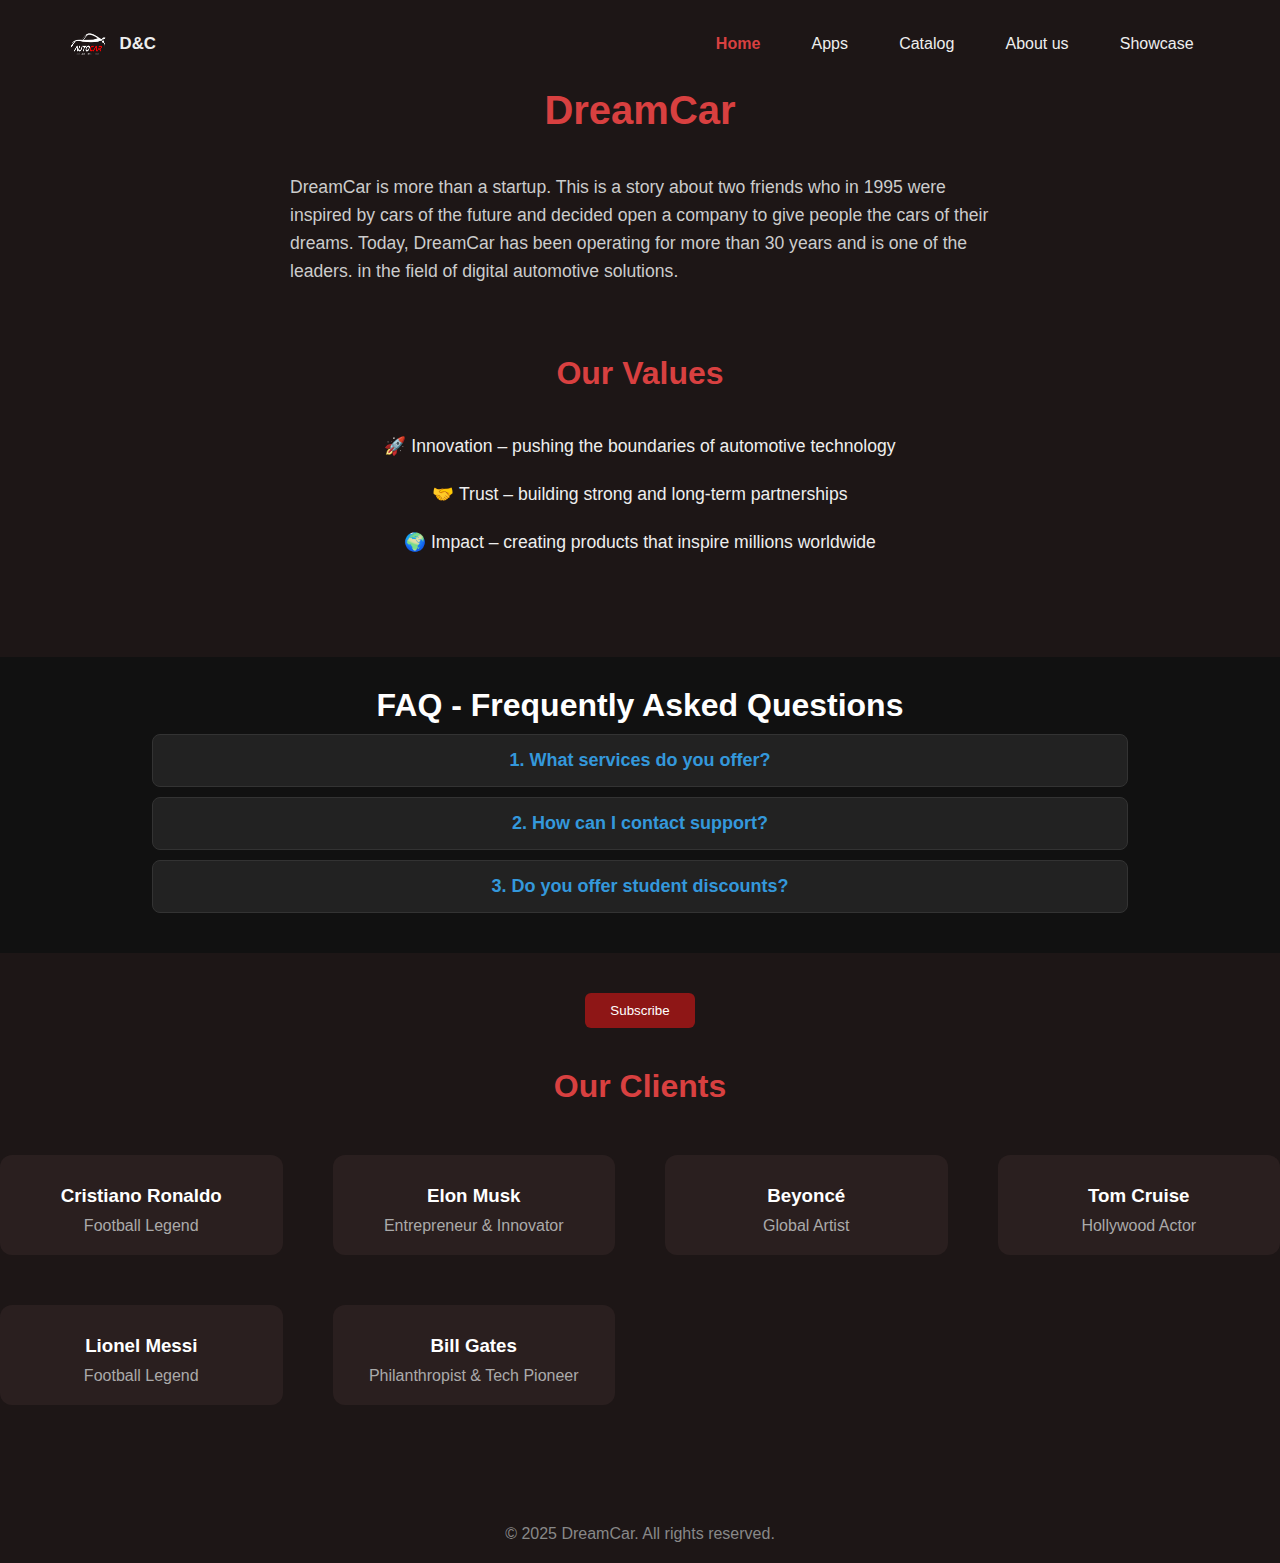
<file: nura/about.html>
<!DOCTYPE html>
<html lang="en">
<head>
  <meta charset="UTF-8" />
  <meta name="viewport" content="width=device-width, initial-scale=1.0" />
  <title>About Us - Dream Car</title>
  <link rel="stylesheet" href="./nura2.css" />
</head>
<body>
        <!-- SIDEBAR + OVERLAY -->
    <div class="overlay" id="overlay" aria-hidden="true"></div>

    <aside class="sidebar" id="sidebar" aria-hidden="true">
      <button class="close-btn" id="closeSidebar">✕</button>
      <a href="/main.html" class="side-link">Home</a>
      <a href="/nura/index.html" class="side-link">Apps</a>
      <a href="/catolog.html" class="side-link">Catalog</a>
      <a href="/nura/about.html" class="side-link">About us</a>
      <a href="/Demo/components.html" class="side-link">Showcase</a>
    </aside>

    <!-- HEADER -->
    <header>
      <div class="container">
        <nav class="menu">
          <a href="#" class="menu_logo">
            <img src="/img/360_F_699905865_uAhm2hwqnIucPWzmZXuE8VBJ7dKudgZR-removebg-preview.png" alt="D&C logo" width="44" height="44" />
            <span>D&C</span>
          </a>

          <div class="menu_links">
            <a href="/main.html" class="menu_link active">Home</a>
            <a href="/nura/index.html" class="menu_link">Apps</a>
            <a href="/catolog.html" class="menu_link">Catalog</a>
            <a href="/nura/about.html" class="menu_link">About us</a>
            <a href="/Demo/components.html" class="menu_link">Showcase</a>
          </div>

          <!-- burger -->
          <button class="burger" id="burger" aria-expanded="false">
            <span class="lines"><span></span><span></span><span></span></span>
          </button>
        </nav>
      </div>
    </header>

    <script src="/super.js"></script>


    <section class="about_intro">
      <h1>DreamCar</h1>
      <p>
        DreamCar is more than a startup. This is a story about two friends 
        who in 1995 were inspired by cars of the future and decided 
        open a company to give people the cars of their dreams.  
        Today, DreamCar has been operating for more than 30 years and is one of the leaders. 
        in the field of digital automotive solutions.
      </p>
    </section>

    <section class="about_values">
      <h2>Our Values</h2>
      <ul>
        <li>🚀 Innovation – pushing the boundaries of automotive technology</li>
        <li>🤝 Trust – building strong and long-term partnerships</li>
        <li>🌍 Impact – creating products that inspire millions worldwide</li>
      </ul>
    </section>

<section class="faq">
  <h1>FAQ - Frequently Asked Questions</h1>

  <div class="accordion-item">
    <div class="accordion-title">1. What services do you offer?</div>
    <div class="accordion-content">
      <p>We offer travel planning, hotel booking, and city tours across Kazakhstan.</p>
    </div>
  </div>

  <div class="accordion-item">
    <div class="accordion-title">2. How can I contact support?</div>
    <div class="accordion-content">
      <p>You can contact us by email, phone, or through our contact form on this page.</p>
    </div>
  </div>

  <div class="accordion-item">
    <div class="accordion-title">3. Do you offer student discounts?</div>
    <div class="accordion-content">
      <p>Yes! We offer up to 15% off for students with a valid ID card.</p>
    </div>
  </div>
</section>

<!-- Popup trigger -->
<section class="popup_section">
  <button id="openPopupBtn">Subscribe</button>
</section>

<!-- Popup form  -->
<div class="popup_overlay" id="popupOverlay">
  <div class="popup_box">
    <span id="closePopupBtn" class="close_btn">&times;</span>
    <h2>Subscribe to our newsletter</h2>
    <form id="popupForm">
      <input type="text" placeholder="Your name" required />
      <input type="email" placeholder="Your email" required />
      <button type="submit">Send</button>
    </form>
  </div>
</div>

    <section class="about_clients">
  <h2>Our Clients</h2>
  <div class="clients_grid">
    <div class="client_card">
      <h3>Cristiano Ronaldo</h3>
      <p>Football Legend</p>
    </div>
    <div class="client_card">
      <h3>Elon Musk</h3>
      <p>Entrepreneur & Innovator</p>
    </div>
    <div class="client_card">
      <h3>Beyoncé</h3>
      <p>Global Artist</p>
    </div>
    <div class="client_card">
      <h3>Tom Cruise</h3>
      <p>Hollywood Actor</p>
    </div>
    <div class="client_card">
      <h3>Lionel Messi</h3>
      <p>Football Legend</p>
    </div>
    <div class="client_card">
      <h3>Bill Gates</h3>
      <p>Philanthropist & Tech Pioneer</p>
    </div>
  </div>
</section>

  </main>

  <footer>
    <p>© 2025 DreamCar. All rights reserved.</p>
  </footer>
  <script src="/script.js"></script>
</body>
</html>
</file>
<file: catolog.css>
@import url("https://fonts.googleapis.com/css2?family=Mulish:wght@300;400;700&display=swap");
body {
  margin: 0;
  padding: 0;
  box-sizing: border-box;
  background-color: #1D1616;
}
html {
  font-size: 18px;
  font-family: "Mulish", sans-serif;
}
* {
  transition: 1s ease all;
  margin: 0;
  padding: 0;
  box-sizing: border-box;
}
/*header*/

header {
  padding: 55px;
  padding-bottom: 0;
}

nav.menu {
  display: flex;
  align-items: center;
}

nav.menu a {
  text-decoration: none;    
  color: #EEEEEE;
  transition: 300ms;
}

nav.menu a:hover {
  color: #D84040;
}

a.menu_logo {
  display: flex;
  align-items: center;
  margin-right: auto;
  text-indent: 20px;
}
img {
  width: 50px;
  height: 50px;
}
.menu_link,
.menu_link-active {
  padding: 10px;
  margin: 10px;
}

.menu_link-active {
  font-weight: bold;
}

/* catolog  */

.our_services {
  padding: 55px;
  display: flex;
  flex-direction: column;
  align-items: center;
  background: url(../img/) no-repeat;
  background-position: 0% 45%;
}

.our_services {
  color: #7d7987;
  font-weight: 300;
  font-size: 16px;
}

.our_services_top {
  display: flex;
  flex-direction: column;
  align-items: center;
  max-width: 500px;
  margin-bottom: 100px;
  margin-top: 100px;
}

.our_services_top h1 {
  padding: 20px;
  margin: 20px;
  border-bottom: 2px solid #333;
}

.our_services_content {
  display: flex;
  flex-wrap: wrap;
  justify-content: center;
  align-items: center;
}

.service_card {
  width: 350px;
  height: 450px;
  padding: 40px;
  margin: 35px;
  box-shadow: 10px 40px 50px rgba(198, 48, 48, 0.703);
  border-radius: 20px;
  background-color: #8E1616;
  color: #EEEEEE;
}

.service_card:hover{
  transform: translateY(-10px);
  box-shadow: 0 8px 20px rgba(0,0,0,0.3);
}


.service_card h3 {
  font-size: 24px;
  font-weight: 700;
  margin-bottom: 20px;
}

.service_card img {
  margin-bottom: 20px;
  width: 250px;
  height: 150px;
  object-fit: cover;
}

.more-btn {
  padding: 20px 50px;
  border-radius: 55px;
  color: #EEEEEE;
  text-decoration: none;
  background-color: #8E1616;
  display: inline-block;

  margin-top: 37px;
  transition: 300ms;
}

.more-btn:hover{
  background-color: #EEEEEE;
  color: #D84040;
}

.download {
  padding: 55px;
  display: flex;
  justify-content: space-around;
  align-items: center;

  margin-bottom: 120px;
}

.download_image {
  max-width: 600px;
}

.download_text {
  max-width: 450px;
}

.download_text h1 {
  padding: 20px;
  padding-left: 0;
  margin-bottom: 20px;
  border-bottom: 2px solid #333;
}

/* Кнопка для открытия панели */
.sidebar-button {
  position: fixed;
  top: 20px;
  left: 20px;
  background-color: #D84040;
  color: #fff;
  padding: 12px 18px;
  border-radius: 8px;
  font-size: 18px;
  cursor: pointer;
  z-index: 1001;
  user-select: none;
  transition: background-color 0.3s ease;
}

.sidebar-button:hover {
  background-color: #8E1616;
}

/* Скрытый чекбокс */
#sidebarToggle {
  display: none;
}

/* Боковая панель - изначально спрятана слева */
.sidebar {
  position: fixed;
  top: 0;
  left: -320px;
  width: 300px;
  height: 100vh;
  background-color: #2c2020;
  padding: 40px 30px;
  box-shadow: 3px 0 10px rgba(0,0,0,0.5);
  transition: left 0.3s ease;
  z-index: 1000;
  color: #EEEEEE;
  overflow-y: auto;
}

/* Показываем панель, когда чекбокс включен */
#sidebarToggle:checked ~ .sidebar {
  left: 0;
}

/* Стили внутри панели */
.sidebar h2 {
  color: #D84040;
  margin-bottom: 30px;
  font-size: 24px;
}

.sidebar label {
  display: block;
  margin-top: 20px;
  margin-bottom: 8px;
  font-weight: 600;
}

.sidebar select,
.sidebar input[type="range"] {
  width: 100%;
  padding: 8px 10px;
  border-radius: 6px;
  border: none;
  margin-bottom: 15px;
  font-size: 16px;
}

.sidebar button[type="submit"] {
  background-color: #D84040;
  border: none;
  color: #fff;
  padding: 12px 20px;
  width: 100%;
  font-size: 18px;
  border-radius: 10px;
  cursor: pointer;
  margin-top: 10px;
  transition: background-color 0.3s ease;
}

.sidebar button[type="submit"]:hover {
  background-color: #8E1616;
}
</file>
<file: Demo/demo.css>
/* ===== Theme variables ===== */
:root{
  --bg: #1D1616;     
  --bg-2: #2A1F1F;   
  --muted: #151010;  
  --text: #EEEEEE;   
  --accent: #D84040; 
  --accent-2: #FF4C4C;
}

/* ===== Page basics ===== */
body.bg-dark-1 {
  background-color: var(--bg);
  color: var(--text);
  -webkit-font-smoothing: antialiased;
  -moz-osx-font-smoothing: grayscale;
  font-family: "Segoe UI", Roboto, "Helvetica Neue", Arial, sans-serif;
}

/* Reusable section wrapper for demo blocks */
.association {
  border-radius: 10px;
}

#intro {
  margin-top: 210px;
}
#carousel{
  margin-top: 210px;
}
#cards{
  margin-top: 210px;
}
#form{
  margin-top: 210px;
}

#foot{
  margin-top: 250px;
}
/* Card like surfaces in Dark theme */
.bg-card {
  background: linear-gradient(180deg, rgba(255,255,255,0.02), rgba(0,0,0,0.02));
  background-color: var(--bg-2);
  border: 1px solid rgba(255,255,255,0.04);
}

/* Muted small boxes */
.bg-muted {
  background-color: rgba(255,255,255,0.02);
  border: 1px solid rgba(255,255,255,0.03);
}


/* Footer */
.bg-footer {
  background: linear-gradient(180deg, #1D1616 0%, #610a0a 80%);
  color: #fff;
}

/* Accent headings */
.accent {
  color: var(--accent);
  letter-spacing: 1px;
}

/* Card custom for small hover effect */
.card-custom {
  transition: transform .25s ease, box-shadow .25s ease;
}
.card-custom:hover {
  transform: translateY(-6px);
  box-shadow: 0 8px 30px rgba(216,64,64,0.12);
}

/* Navbar brand text */
.brand-title {
  color: var(--text);
  font-weight: 700;
  letter-spacing: 1px;
}

/* Larger carousel images on desktop for readability */
.carousel-img {
  width: auto;
  height: 450px;
  padding: 20px;
  object-fit: cover;
}

/* Cards images & layout */
.card-img-top {
  height: 220px;
  object-fit: cover;
}

/* Small screens: adjust typography for readability */
@media (max-width: 600px){
  .carousel-img { height: 220px; }
  .card-img-top { height: 160px; }
  h1.display-6 { font-size: 1.4rem; }
}

/* Tablet adjustments */
@media (min-width: 601px) and (max-width: 1024px){
  .carousel-img { height: 320px; }
}

/* Accessibility focus state */
a:focus, button:focus, input:focus {
  outline: 3px solid rgba(216,64,64,0.22);
  outline-offset: 2px;
  border-radius: 6px;
}


.text-muted-light { color: rgba(238,238,238,0.65); }


img.img-fluid {
  max-width: 100%;
  height: auto;
}
</file>
<file: CSS/demo.css>
/* ===== Theme variables ===== */
:root{
  --bg: #1D1616;     
  --bg-2: #2A1F1F;   
  --muted: #151010;  
  --text: #EEEEEE;   
  --accent: #D84040; 
  --accent-2: #FF4C4C;
}

/* ===== Page basics ===== */
body.bg-dark-1 {
  background-color: var(--bg);
  color: var(--text);
  -webkit-font-smoothing: antialiased;
  -moz-osx-font-smoothing: grayscale;
  font-family: "Segoe UI", Roboto, "Helvetica Neue", Arial, sans-serif;
}

/* Reusable section wrapper for demo blocks */
.association {
  border-radius: 10px;
}

#intro {
  margin-top: 210px;
}
#carousel{
  margin-top: 210px;
}
#cards{
  margin-top: 210px;
}
#form{
  margin-top: 210px;
}
 
#foot{
  margin-top: 250px;
}
/* Card like surfaces in Dark theme */
.bg-card {
  background: linear-gradient(180deg, rgba(255,255,255,0.02), rgba(0,0,0,0.02));
  background-color: var(--bg-2);
  border: 1px solid rgba(255,255,255,0.04);
}

/* Muted small boxes */
.bg-muted {
  background-color: rgba(255,255,255,0.02);
  border: 1px solid rgba(255,255,255,0.03);
}


/* Footer */
.bg-footer {
  background: linear-gradient(180deg, #1D1616 0%, #610a0a 80%);
  color: #fff;
}

/* Accent headings */
.accent {
  color: var(--accent);
  letter-spacing: 1px;
}

/* Card custom for small hover effect */
.card-custom {
  transition: transform .25s ease, box-shadow .25s ease;
}
.card-custom:hover {
  transform: translateY(-6px);
  box-shadow: 0 8px 30px rgba(216,64,64,0.12);
}

/* Navbar brand text */
.brand-title {
  color: var(--text);
  font-weight: 700;
  letter-spacing: 1px;
}

/* Larger carousel images on desktop for readability */
.carousel-img {
  width: auto;
  height: 450px;
  padding: 20px;
  object-fit: cover;
}

/* Cards images & layout */
.card-img-top {
  height: 220px;
  object-fit: cover;
}

/* Small screens: adjust typography for readability */
@media (max-width: 600px){
  .carousel-img { height: 220px; }
  .card-img-top { height: 160px; }
  h1.display-6 { font-size: 1.4rem; }
}

/* Tablet adjustments */
@media (min-width: 601px) and (max-width: 1024px){
  .carousel-img { height: 320px; }
}

/* Accessibility focus state */
a:focus, button:focus, input:focus {
  outline: 3px solid rgba(216,64,64,0.22);
  outline-offset: 2px;
  border-radius: 6px;
}


.text-muted-light { color: rgba(238,238,238,0.65); }


img.img-fluid {
  max-width: 100%;
  height: auto;
}


#resetButton {
  background-color: #ff4c4c;
  color: white;
  border: 1px solid transparent;
  transition: 0.3s;
}

#resetButton:hover {
  background-color: #bd4747;
}

/* Success centered box */
.success-box {
  position: fixed;
  left: 50%;
  top: 30%;
  transform: translate(-50%, -50%) scale(0.96);
  min-width: 320px;
  max-width: 90%;
  background: linear-gradient(180deg, rgba(34,34,34,0.98), rgba(18,18,18,0.98));
  color: #e9f8ee;
  border: 1px solid rgba(76, 175, 80, 0.18);
  box-shadow: 0 10px 40px rgba(0,0,0,0.6);
  border-radius: 12px;
  padding: 18px 22px;
  z-index: 2000;
  display: flex;
  align-items: center;
  justify-content: center;
  gap: 12px;
  transition: transform 260ms cubic-bezier(.2,.9,.2,1), opacity 260ms;
  opacity: 0;
  pointer-events: none;
}

/* inner layout */
.success-inner { display:flex; align-items:center; gap:14px; }
.success-icon { font-size: 28px; }
.success-text { font-weight:600; font-size:16px; }

/* visible state */
.success-box.show {
  opacity: 1;
  transform: translate(-50%, -50%) scale(1);
  pointer-events: auto;
}

/* hide helper */
.hidden { display: block; } /* keep DOM presence but controlled via .show/.hidden states */

/* small screens tweak */
@media (max-width: 520px) {
  .success-box { top: 25%; min-width: 260px; padding:12px 14px; }
  .success-text { font-size:14px; }
}
</file>
<file: CSS/nura.css>
/* ========== RESET & BASE ========== */
* { box-sizing: border-box; margin: 0; padding: 0; }
html { font-family: "Mulish", sans-serif; font-size: 16px; }
body { background: #1D1616; color: #EEE; -webkit-font-smoothing:antialiased; overflow-x: hidden; }

/* container to keep header content centered on wide screens */
.container {
  width: 100%;
  max-width: 1180px;
  margin: 0 auto;
  padding: 0 1rem;
}

/* ========== NAVBAR (desktop / tablet) ========== */
header { padding: 1.1rem 0; }
nav.menu {
  display: flex;
  align-items: center;
  justify-content: space-between;
  gap: 1rem;
}

/* logo */
.menu_logo {
  display: flex;
  align-items: center;
  gap: .6rem;
  text-decoration: none;
  color: #EEE;
  font-weight: 700;
  font-size: 1.05rem;
}
.menu_logo img { width: 44px; height: 44px; display:block; }

/* normal horizontal links */
.menu_links {
  display: flex;
  gap: 0.65rem;
  align-items: center;
}
.menu_links a {
  color: #EEE;
  text-decoration: none;
  padding: 0.45rem 0.65rem;
  border-radius: 6px;
  font-weight: 500;
  transition: color .18s ease, transform .18s ease;
}
.menu_links a:hover { color: #D84040; transform: translateY(-1px); }
.menu_links .active { color: #D84040; font-weight: 700; }

/* ========== BURGER (hidden on desktop) ========== */
.burger {
  display: none;
  width: 36px;
  height: 36px;
  border-radius: 8px;
  align-items: center;
  justify-content: center;
  background: transparent;
  cursor: pointer;
  border: 1px solid transparent;
}
.burger .lines { position: relative; width: 18px; height: 12px; }
.burger .lines span {
  position: absolute;
  left: 0;
  right: 0;
  height: 2px;
  background: #EEE;
  border-radius: 2px;
  transition: transform .28s ease, opacity .2s ease, top .28s ease;
}
.burger .lines span:nth-child(1) { top: 0; }
.burger .lines span:nth-child(2) { top: 5px; }
.burger .lines span:nth-child(3) { top: 10px; }

/* when active, transform to X */
.burger.open .lines span:nth-child(1) { top: 5px; transform: rotate(45deg); }
.burger.open .lines span:nth-child(2) { opacity: 0; transform: scaleX(0); }
.burger.open .lines span:nth-child(3) { top: 5px; transform: rotate(-45deg); }

/* ========== SIDEBAR (mobile) ========== */
.overlay {
  position: fixed;
  inset: 0;
  background: rgba(0,0,0,0.45);
  opacity: 0;
  pointer-events: none;
  transition: opacity .3s ease;
  z-index: 900;
}
.overlay.visible { opacity: 1; pointer-events: all; }

.sidebar {
  position: fixed;
  top: 0;
  left: -290px;
  width: 290px;
  height: 100vh;
  background: linear-gradient(180deg,#2b1f1f,#241616);
  padding: 2.2rem 1.4rem;
  display: flex;
  flex-direction: column;
  gap: 1rem;
  transition: left .36s cubic-bezier(.2,.9,.3,1);
  z-index: 1000;
}
.sidebar.visible { left: 0; }

.sidebar .menu_logo { color: #fff; font-size: 1.05rem; margin-bottom: .6rem; }
.sidebar a {
  color: #EEE;
  text-decoration: none;
  padding: .65rem .5rem;
  border-radius: 6px;
  font-size: 1.05rem;
  transition: color .18s ease, background .18s ease;
  display: block;
}
.sidebar a:hover { color: #D84040; }

/* close btn inside sidebar (optional) */
.sidebar .close-btn {
  margin-top: 0.25rem;
  margin-bottom: 0.6rem;
  align-self: flex-end;
  background: transparent;
  border: none;
  color: #EEE;
  font-size: 1.2rem;
  cursor: pointer;
}

/* ========== RESPONSIVE RULES ========== */
/* mobile: replace horizontal menu with burger + sidebar; center header content */
@media (max-width: 768px) {
  nav.menu { justify-content: center; position: relative; }

  /* hide horizontal links */
  .menu_links { display: none; }

  /* show burger */
  .burger {
    display: flex;
    position: absolute;
    right: 1rem;
    top: 50%;
    transform: translateY(-50%);
  }

  /* center logo */
  .menu_logo { justify-content: center; }

  /* sidebar link styles slightly larger */
  .sidebar a { font-size: 1.15rem; }
}

/* tablet: keep horizontal but allow wrap and center if needed */
@media (min-width: 769px) and (max-width: 1024px) {
  nav.menu { justify-content: space-between; }
  .menu_links { gap: .5rem; flex-wrap: wrap; justify-content: center; }
}

/* reduce motion */
@media (prefers-reduced-motion: reduce) {
  * { transition: none !important; }
}

/* page content quick style */
.page-content { padding: 2rem 0; }
.page-content p { color: #ccc; max-width: 68ch; line-height: 1.6; }

/* ===== ADAPTIVE ===== */

@media (max-width: 768px) {
  nav.menu {
    flex-direction: column;
    align-items: flex-start;
    gap: 1rem;
  }

  .menu_links {
    flex-direction: column;
    width: 100%;
  }

  .menu_link {
    width: 100%;
    text-align: left;
  }
}



.apps {
  padding: 80px 120px;
  display: flex;
  justify-content: space-between;
  align-items: flex-start;
  color: #EEEEEE;
  margin: 150px 5% 150px 5%;
  flex-wrap: wrap;
}

.apps_left {
  text-align: center;
  flex: 1;
  margin-right: 60px;
}

.apps_left img {
  width: 420px;
  height: auto;
  margin-bottom: 20px;
}

.rating {
  display: flex;
  align-items: center;
  justify-content: center;
  gap: 10px;
}

.stars {
  font-size: 26px;
  color: gold;
}

.score {
  font-size: 30px;
  font-weight: bold;
  color: #EEEEEE;
}

.apps_text {
  flex: 1.2;
  max-width: 600px;
}

.apps_text h1 {
  font-size: 36px;
  margin-bottom: 40px;
  color: #D84040;
}

.apps_text p {
  margin-bottom: 20px;
  line-height: 1.6;
}

.apps_text ul {
  margin-bottom: 50px;
  padding-left: 20px;
}

.apps_buttons {
  display: flex;
  gap: 20px;
  flex-wrap: wrap;
}

.apps_buttons a {
  display: inline-block;
  padding: 15px 25px;
  border-radius: 10px;
  background-color: #8E1616;
  color: #EEEEEE;
  text-decoration: none;
  transition: 300ms;
}

.apps_buttons a:hover {
  background-color: #D84040;
}

/* ========== ADAPTIVE ========== */
@media (max-width: 900px) {
  .apps {
    flex-direction: column;
    align-items: center;
    padding: 60px 20px;
    text-align: center;
  }

  .apps_left {
    margin: 0 0 40px 0;
  }

  .apps_left img {
    width: 70%;
    max-width: 300px;
  }

  .apps_text {
    margin: 0;
    max-width: 100%;
  }

  .apps_buttons {
    justify-content: center;
  }
}

  .footer {
  background: linear-gradient(180deg, #1D1616 0%, #610a0a 80%);
  color: #EEEEEE;
  padding: 60px 20px;
  text-align: center;
  margin-top: 100px;
}

.footer h2 {
  font-size: 28px;
  margin-bottom: 40px;
  color: #D84040;
}

.reviews {
  display: flex;
  justify-content: center;
  gap: 30px;
  flex-wrap: wrap;
}

.review {
  background-color: #1c1c1c;
  padding: 20px;
  border-radius: 15px;
  max-width: 300px;
  box-shadow: 0 0 15px rgba(0,0,0,0.3);
}

.review-text {
  font-size: 16px;
  margin-bottom: 15px;
  line-height: 1.5;
}

.review-rating {
  font-size: 20px;
  color: gold;
  margin-bottom: 10px;
}

.review-author {
  font-style: italic;
  font-size: 14px;
  color: #bbb;
}
</file>
<file: nura/nura.css>
/* ========== RESET & BASE ========== */
* { box-sizing: border-box; margin: 0; padding: 0; }
html { font-family: "Mulish", sans-serif; font-size: 16px; }
body { background: #1D1616; color: #EEE; -webkit-font-smoothing:antialiased; overflow-x: hidden; }

/* container to keep header content centered on wide screens */
.container {
  width: 100%;
  max-width: 1180px;
  margin: 0 auto;
  padding: 0 1rem;
}

/* ========== NAVBAR (desktop / tablet) ========== */
header { padding: 1.1rem 0; }
nav.menu {
  display: flex;
  align-items: center;
  justify-content: space-between;
  gap: 1rem;
}

/* logo */
.menu_logo {
  display: flex;
  align-items: center;
  gap: .6rem;
  text-decoration: none;
  color: #EEE;
  font-weight: 700;
  font-size: 1.05rem;
}
.menu_logo img { width: 44px; height: 44px; display:block; }

/* normal horizontal links */
.menu_links {
  display: flex;
  gap: 0.65rem;
  align-items: center;
}
.menu_links a {
  color: #EEE;
  text-decoration: none;
  padding: 0.45rem 0.65rem;
  border-radius: 6px;
  font-weight: 500;
  transition: color .18s ease, transform .18s ease;
}
.menu_links a:hover { color: #D84040; transform: translateY(-1px); }
.menu_links .active { color: #D84040; font-weight: 700; }

/* ========== BURGER (hidden on desktop) ========== */
.burger {
  display: none;
  width: 36px;
  height: 36px;
  border-radius: 8px;
  align-items: center;
  justify-content: center;
  background: transparent;
  cursor: pointer;
  border: 1px solid transparent;
}
.burger .lines { position: relative; width: 18px; height: 12px; }
.burger .lines span {
  position: absolute;
  left: 0;
  right: 0;
  height: 2px;
  background: #EEE;
  border-radius: 2px;
  transition: transform .28s ease, opacity .2s ease, top .28s ease;
}
.burger .lines span:nth-child(1) { top: 0; }
.burger .lines span:nth-child(2) { top: 5px; }
.burger .lines span:nth-child(3) { top: 10px; }

/* when active, transform to X */
.burger.open .lines span:nth-child(1) { top: 5px; transform: rotate(45deg); }
.burger.open .lines span:nth-child(2) { opacity: 0; transform: scaleX(0); }
.burger.open .lines span:nth-child(3) { top: 5px; transform: rotate(-45deg); }

/* ========== SIDEBAR (mobile) ========== */
.overlay {
  position: fixed;
  inset: 0;
  background: rgba(0,0,0,0.45);
  opacity: 0;
  pointer-events: none;
  transition: opacity .3s ease;
  z-index: 900;
}
.overlay.visible { opacity: 1; pointer-events: all; }

.sidebar {
  position: fixed;
  top: 0;
  left: -290px;
  width: 290px;
  height: 100vh;
  background: linear-gradient(180deg,#2b1f1f,#241616);
  padding: 2.2rem 1.4rem;
  display: flex;
  flex-direction: column;
  gap: 1rem;
  transition: left .36s cubic-bezier(.2,.9,.3,1);
  z-index: 1000;
}
.sidebar.visible { left: 0; }

.sidebar .menu_logo { color: #fff; font-size: 1.05rem; margin-bottom: .6rem; }
.sidebar a {
  color: #EEE;
  text-decoration: none;
  padding: .65rem .5rem;
  border-radius: 6px;
  font-size: 1.05rem;
  transition: color .18s ease, background .18s ease;
  display: block;
}
.sidebar a:hover { color: #D84040; }

/* close btn inside sidebar (optional) */
.sidebar .close-btn {
  margin-top: 0.25rem;
  margin-bottom: 0.6rem;
  align-self: flex-end;
  background: transparent;
  border: none;
  color: #EEE;
  font-size: 1.2rem;
  cursor: pointer;
}

/* ========== RESPONSIVE RULES ========== */
/* mobile: replace horizontal menu with burger + sidebar; center header content */
@media (max-width: 768px) {
  nav.menu { justify-content: center; position: relative; }

  /* hide horizontal links */
  .menu_links { display: none; }

  /* show burger */
  .burger {
    display: flex;
    position: absolute;
    right: 1rem;
    top: 50%;
    transform: translateY(-50%);
  }

  /* center logo */
  .menu_logo { justify-content: center; }

  /* sidebar link styles slightly larger */
  .sidebar a { font-size: 1.15rem; }
}

/* tablet: keep horizontal but allow wrap and center if needed */
@media (min-width: 769px) and (max-width: 1024px) {
  nav.menu { justify-content: space-between; }
  .menu_links { gap: .5rem; flex-wrap: wrap; justify-content: center; }
}

/* reduce motion */
@media (prefers-reduced-motion: reduce) {
  * { transition: none !important; }
}

/* page content quick style */
.page-content { padding: 2rem 0; }
.page-content p { color: #ccc; max-width: 68ch; line-height: 1.6; }

/* ===== ADAPTIVE ===== */

@media (max-width: 768px) {
  nav.menu {
    flex-direction: column;
    align-items: flex-start;
    gap: 1rem;
  }

  .menu_links {
    flex-direction: column;
    width: 100%;
  }

  .menu_link {
    width: 100%;
    text-align: left;
  }
}



.apps {
  padding: 80px 120px;
  display: flex;
  justify-content: space-between;
  align-items: flex-start;
  color: #EEEEEE;
  margin: 150px 5% 150px 5%;
  flex-wrap: wrap;
}

.apps_left {
  text-align: center;
  flex: 1;
  margin-right: 60px;
}

.apps_left img {
  width: 420px;
  height: auto;
  margin-bottom: 20px;
}

.rating {
  display: flex;
  align-items: center;
  justify-content: center;
  gap: 10px;
}

.stars {
  font-size: 26px;
  color: gold;
}

.score {
  font-size: 30px;
  font-weight: bold;
  color: #EEEEEE;
}

.apps_text {
  flex: 1.2;
  max-width: 600px;
}

.apps_text h1 {
  font-size: 36px;
  margin-bottom: 40px;
  color: #D84040;
}

.apps_text p {
  margin-bottom: 20px;
  line-height: 1.6;
}

.apps_text ul {
  margin-bottom: 50px;
  padding-left: 20px;
}

.apps_buttons {
  display: flex;
  gap: 20px;
  flex-wrap: wrap;
}

.apps_buttons a {
  display: inline-block;
  padding: 15px 25px;
  border-radius: 10px;
  background-color: #8E1616;
  color: #EEEEEE;
  text-decoration: none;
  transition: 300ms;
}

.apps_buttons a:hover {
  background-color: #D84040;
}

/* ========== ADAPTIVE ========== */
@media (max-width: 900px) {
  .apps {
    flex-direction: column;
    align-items: center;
    padding: 60px 20px;
    text-align: center;
  }

  .apps_left {
    margin: 0 0 40px 0;
  }

  .apps_left img {
    width: 70%;
    max-width: 300px;
  }

  .apps_text {
    margin: 0;
    max-width: 100%;
  }

  .apps_buttons {
    justify-content: center;
  }
}

  .footer {
  background: linear-gradient(180deg, #1D1616 0%, #610a0a 80%);
  color: #EEEEEE;
  padding: 60px 20px;
  text-align: center;
  margin-top: 100px;
}

.footer h2 {
  font-size: 28px;
  margin-bottom: 40px;
  color: #D84040;
}

.reviews {
  display: flex;
  justify-content: center;
  gap: 30px;
  flex-wrap: wrap;
}

.review {
  background-color: #1c1c1c;
  padding: 20px;
  border-radius: 15px;
  max-width: 300px;
  box-shadow: 0 0 15px rgba(0,0,0,0.3);
}

.review-text {
  font-size: 16px;
  margin-bottom: 15px;
  line-height: 1.5;
}

.review-rating {
  font-size: 20px;
  color: gold;
  margin-bottom: 10px;
}

.review-author {
  font-style: italic;
  font-size: 14px;
  color: #bbb;
}
</file>
<file: indonesia.css>
b/* ========== RESET & BASE ========== */
* { box-sizing: border-box; margin: 0; padding: 0; }
html { font-family: "Mulish", sans-serif; font-size: 16px; }
body { background: #1D1616; color: #EEE; -webkit-font-smoothing:antialiased; overflow-x: hidden; }

/* container to keep header content centered on wide screens */
.container {
  width: 100%;
  max-width: 1180px;
  margin: 0 auto;
  padding: 0 1rem;
}

/* ========== NAVBAR (desktop / tablet) ========== */
header { padding: 1.1rem 0; }
nav.menu {
  display: flex;
  align-items: center;
  justify-content: space-between;
  gap: 1rem;
}

/* logo */
.menu_logo {
  display: flex;
  align-items: center;
  gap: .6rem;
  text-decoration: none;
  color: #EEE;
  font-weight: 700;
  font-size: 1.05rem;
}
.menu_logo img { width: 44px; height: 44px; display:block; }

/* normal horizontal links */
.menu_links {
  display: flex;
  gap: 0.65rem;
  align-items: center;
}
.menu_links a {
  color: #EEE;
  text-decoration: none;
  padding: 0.45rem 0.65rem;
  border-radius: 6px;
  font-weight: 500;
  transition: color .18s ease, transform .18s ease;
}
.menu_links a:hover { color: #D84040; transform: translateY(-1px); }
.menu_links .active { color: #D84040; font-weight: 700; }

/* ========== BURGER (hidden on desktop) ========== */
.burger {
  display: none;
  width: 36px;
  height: 36px;
  border-radius: 8px;
  align-items: center;
  justify-content: center;
  background: transparent;
  cursor: pointer;
  border: 1px solid transparent;
}
.burger .lines { position: relative; width: 18px; height: 12px; }
.burger .lines span {
  position: absolute;
  left: 0;
  right: 0;
  height: 2px;
  background: #EEE;
  border-radius: 2px;
  transition: transform .28s ease, opacity .2s ease, top .28s ease;
}
.burger .lines span:nth-child(1) { top: 0; }
.burger .lines span:nth-child(2) { top: 5px; }
.burger .lines span:nth-child(3) { top: 10px; }

/* when active, transform to X */
.burger.open .lines span:nth-child(1) { top: 5px; transform: rotate(45deg); }
.burger.open .lines span:nth-child(2) { opacity: 0; transform: scaleX(0); }
.burger.open .lines span:nth-child(3) { top: 5px; transform: rotate(-45deg); }

/* ========== SIDEBAR (mobile) ========== */
.overlay {
  position: fixed;
  inset: 0;
  background: rgba(0,0,0,0.45);
  opacity: 0;
  pointer-events: none;
  transition: opacity .3s ease;
  z-index: 900;
}
.overlay.visible { opacity: 1; pointer-events: all; }

.sidebar {
  position: fixed;
  top: 0;
  left: -290px;
  width: 290px;
  height: 100vh;
  background: linear-gradient(180deg,#2b1f1f,#241616);
  padding: 2.2rem 1.4rem;
  display: flex;
  flex-direction: column;
  gap: 1rem;
  transition: left .36s cubic-bezier(.2,.9,.3,1);
  z-index: 1000;
}
.sidebar.visible { left: 0; }

.sidebar .menu_logo { color: #fff; font-size: 1.05rem; margin-bottom: .6rem; }
.sidebar a {
  color: #EEE;
  text-decoration: none;
  padding: .65rem .5rem;
  border-radius: 6px;
  font-size: 1.05rem;
  transition: color .18s ease, background .18s ease;
  display: block;
}
.sidebar a:hover { color: #D84040; }

/* close btn inside sidebar (optional) */
.sidebar .close-btn {
  margin-top: 0.25rem;
  margin-bottom: 0.6rem;
  align-self: flex-end;
  background: transparent;
  border: none;
  color: #EEE;
  font-size: 1.2rem;
  cursor: pointer;
}

/* ========== RESPONSIVE RULES ========== */
/* mobile: replace horizontal menu with burger + sidebar; center header content */
@media (max-width: 768px) {
  nav.menu { justify-content: center; position: relative; }

  /* hide horizontal links */
  .menu_links { display: none; }

  /* show burger */
  .burger {
    display: flex;
    position: absolute;
    right: 1rem;
    top: 50%;
    transform: translateY(-50%);
  }

  /* center logo */
  .menu_logo { justify-content: center; }

  /* sidebar link styles slightly larger */
  .sidebar a { font-size: 1.15rem; }
}

/* tablet: keep horizontal but allow wrap and center if needed */
@media (min-width: 769px) and (max-width: 1024px) {
  nav.menu { justify-content: space-between; }
  .menu_links { gap: .5rem; flex-wrap: wrap; justify-content: center; }
}

/* reduce motion */
@media (prefers-reduced-motion: reduce) {
  * { transition: none !important; }
}

/* page content quick style */
.page-content { padding: 2rem 0; }
.page-content p { color: #ccc; max-width: 68ch; line-height: 1.6; }

/* ===== ADAPTIVE ===== */

@media (max-width: 768px) {
  nav.menu {
    flex-direction: column;
    align-items: flex-start;
    gap: 1rem;
  }

  .menu_links {
    flex-direction: column;
    width: 100%;
  }

  .menu_link {
    width: 100%;
    text-align: left;
  }
}

/* Main */
main {
  padding: 40px 20px;
}
main h1 {
  margin-bottom: 40px;
  color: #FF4C4C;
  letter-spacing: 2px;
  display: flex;
  justify-content: center;
}

/* Card group */
.card-group {
  display: flex;
  justify-content: space-between;
  flex-wrap: wrap;
  gap: 20px; /* промежуток */
  max-width: 1200px;
  margin: 0 auto;
}
.card {
  background: #2A1F1F;
  border-radius: 10px;
  overflow: hidden;
  flex: 1 1 calc(33.333% - 20px); /* 3 в ряд на desktop */
  min-width: 280px;
  text-align: center;
  padding: 10px;
  transition: transform 0.3s;
  margin-top: 50px;
}
.card:hover {
  transform: translateY(-5px);
}
.card img {
  width: 100%;
  height: 350px;
  object-fit: cover;
  border-radius: 8px;
}
.card p {
  margin: 15px 0;
  font-size: 16px;
}


/* ========== FOOTER ========== */
footer {
  width: 100%;
  padding: 3.5rem 1.5rem;
  background: linear-gradient(180deg, #1D1616 0%, #610a0a 80%);
  color: #fff;
  font-weight: 300;
  display: flex;
  flex-wrap: wrap;
  justify-content: space-between;
  gap: 2rem;
  box-sizing: border-box;
}

.footer_left {
  display: flex;
  flex-direction: column;
  max-width: 400px;
  gap: 1rem;
}

.footer_logo {
  display: flex;
  width: 70px;
  height: auto;
  align-items: center;
  gap: 0.5rem;
}

.footer_left p {
  margin: 0;
  color: #ccc;
  line-height: 1.5;
}

.insta_link {
  margin-top: 0.5rem;
}

.insta_link img.insta {
  width: 60px;
  height: auto;
  transition: transform 0.25s ease;
}

.insta_link img.insta:hover {
  transform: scale(1.1);
}

/* правые блоки: списки ссылок */
.footer_right {
  display: flex;
  justify-content: space-between;
  flex-wrap: wrap;
  gap: 2rem;
}

.footer_list {
  min-width: 120px;
  display: flex;
  flex-direction: column;
  justify-content: center;
  align-items: center;
}

.footer_list p {
  font-weight: bold;
  margin-bottom: 0.5rem;
}

.footer_list ul {
  list-style: none;
  padding: 0;
  margin: 0;
}

.footer_list ul li {
  margin-bottom: 0.4rem;
}

.footer_list ul li a {
  color: #EEEEEE;
  text-decoration: none;
  transition: color 0.2s ease;
}

.footer_list ul li a:hover {
  color: #D84040;
  text-decoration: underline;
}

/* ========== RESPONSIVE ========== */
@media (max-width: 992px) {
  footer {
    gap: 1.5rem;
    padding: 2.5rem 1rem;
  }

  .footer_right {
    flex-wrap: wrap;
    justify-content: space-between;
  }

  .footer_list {
    flex: 1 1 150px;
  }
}

@media (max-width: 768px) {
  footer {
    flex-direction: column;
    align-items: center;
    text-align: center;
    padding: 2rem 1rem;
  }

  .footer_left {
    align-items: center;
    max-width: 100%;
  }

  .footer_right {
    flex-direction: column;
    align-items: center;
    gap: 1.5rem;
    margin-top: 2rem;
  }

  .footer_list {
    width: 100%;
  }

  .footer_list ul li a {
    padding: 8px 0;
  }
}
</file>
<file: singapore.css>
/* ========== RESET & BASE ========== */
* { box-sizing: border-box; margin: 0; padding: 0; }
html { font-family: "Mulish", sans-serif; font-size: 16px; }
body { background: #1D1616; color: #EEE; -webkit-font-smoothing:antialiased; overflow-x: hidden; }

/* container to keep header content centered on wide screens */
.container {
  width: 100%;
  max-width: 1180px;
  margin: 0 auto;
  padding: 0 1rem;
}

/* ========== NAVBAR (desktop / tablet) ========== */
header { padding: 1.1rem 0; }
nav.menu {
  display: flex;
  align-items: center;
  justify-content: space-between;
  gap: 1rem;
}

/* logo */
.menu_logo {
  display: flex;
  align-items: center;
  gap: .6rem;
  text-decoration: none;
  color: #EEE;
  font-weight: 700;
  font-size: 1.05rem;
}
.menu_logo img { width: 44px; height: 44px; display:block; }

/* normal horizontal links */
.menu_links {
  display: flex;
  gap: 0.65rem;
  align-items: center;
}
.menu_links a {
  color: #EEE;
  text-decoration: none;
  padding: 0.45rem 0.65rem;
  border-radius: 6px;
  font-weight: 500;
  transition: color .18s ease, transform .18s ease;
}
.menu_links a:hover { color: #D84040; transform: translateY(-1px); }
.menu_links .active { color: #D84040; font-weight: 700; }

/* ========== BURGER (hidden on desktop) ========== */
.burger {
  display: none;
  width: 36px;
  height: 36px;
  border-radius: 8px;
  align-items: center;
  justify-content: center;
  background: transparent;
  cursor: pointer;
  border: 1px solid transparent;
}
.burger .lines { position: relative; width: 18px; height: 12px; }
.burger .lines span {
  position: absolute;
  left: 0;
  right: 0;
  height: 2px;
  background: #EEE;
  border-radius: 2px;
  transition: transform .28s ease, opacity .2s ease, top .28s ease;
}
.burger .lines span:nth-child(1) { top: 0; }
.burger .lines span:nth-child(2) { top: 5px; }
.burger .lines span:nth-child(3) { top: 10px; }

/* when active, transform to X */
.burger.open .lines span:nth-child(1) { top: 5px; transform: rotate(45deg); }
.burger.open .lines span:nth-child(2) { opacity: 0; transform: scaleX(0); }
.burger.open .lines span:nth-child(3) { top: 5px; transform: rotate(-45deg); }

/* ========== SIDEBAR (mobile) ========== */
.overlay {
  position: fixed;
  inset: 0;
  background: rgba(0,0,0,0.45);
  opacity: 0;
  pointer-events: none;
  transition: opacity .3s ease;
  z-index: 900;
}
.overlay.visible { opacity: 1; pointer-events: all; }

.sidebar {
  position: fixed;
  top: 0;
  left: -290px;
  width: 290px;
  height: 100vh;
  background: linear-gradient(180deg,#2b1f1f,#241616);
  padding: 2.2rem 1.4rem;
  display: flex;
  flex-direction: column;
  gap: 1rem;
  transition: left .36s cubic-bezier(.2,.9,.3,1);
  z-index: 1000;
}
.sidebar.visible { left: 0; }

.sidebar .menu_logo { color: #fff; font-size: 1.05rem; margin-bottom: .6rem; }
.sidebar a {
  color: #EEE;
  text-decoration: none;
  padding: .65rem .5rem;
  border-radius: 6px;
  font-size: 1.05rem;
  transition: color .18s ease, background .18s ease;
  display: block;
}
.sidebar a:hover { color: #D84040; }

/* close btn inside sidebar (optional) */
.sidebar .close-btn {
  margin-top: 0.25rem;
  margin-bottom: 0.6rem;
  align-self: flex-end;
  background: transparent;
  border: none;
  color: #EEE;
  font-size: 1.2rem;
  cursor: pointer;
}

/* ========== RESPONSIVE RULES ========== */
/* mobile: replace horizontal menu with burger + sidebar; center header content */
@media (max-width: 768px) {
  nav.menu { justify-content: center; position: relative; }

  /* hide horizontal links */
  .menu_links { display: none; }

  /* show burger */
  .burger {
    display: flex;
    position: absolute;
    right: 1rem;
    top: 50%;
    transform: translateY(-50%);
  }

  /* center logo */
  .menu_logo { justify-content: center; }

  /* sidebar link styles slightly larger */
  .sidebar a { font-size: 1.15rem; }
}

/* tablet: keep horizontal but allow wrap and center if needed */
@media (min-width: 769px) and (max-width: 1024px) {
  nav.menu { justify-content: space-between; }
  .menu_links { gap: .5rem; flex-wrap: wrap; justify-content: center; }
}

/* reduce motion */
@media (prefers-reduced-motion: reduce) {
  * { transition: none !important; }
}

/* page content quick style */
.page-content { padding: 2rem 0; }
.page-content p { color: #ccc; max-width: 68ch; line-height: 1.6; }

/* ===== ADAPTIVE ===== */

@media (max-width: 768px) {
  nav.menu {
    flex-direction: column;
    align-items: flex-start;
    gap: 1rem;
  }

  .menu_links {
    flex-direction: column;
    width: 100%;
  }

  .menu_link {
    width: 100%;
    text-align: left;
  }
}

/* Контейнер для основного контента */
main {
  max-width: 800px;
  margin: 0 auto;
  padding: 40px 20px;
  margin-bottom: 200px;
}

/* Заголовки */

.text{
    margin-top: 250px;
}

h1 {
  font-size: 24px;
  font-weight: bold;
  margin-bottom: 20px;
  color: #FF4C4C; /* яркий красный акцент */
  letter-spacing: 2px;
}

h2 {
  font-size: 18px;
  font-weight: 600;
  margin-top: 30px;
  margin-bottom: 10px;
  color: #FF6B6B;
}

/* Параграфы */
p {
  font-size: 14px;
  margin-bottom: 20px;
  transition: font-size 0.3s ease; /* плавный переход при смене размеров */
}

/* ========== FOOTER ========== */
footer {
  width: 100%;
  padding: 3.5rem 1.5rem;
  background: linear-gradient(180deg, #1D1616 0%, #610a0a 80%);
  color: #fff;
  font-weight: 300;
  display: flex;
  flex-wrap: wrap;
  justify-content: space-between;
  gap: 2rem;
  box-sizing: border-box;
}

.footer_left {
  display: flex;
  flex-direction: column;
  max-width: 400px;
  gap: 1rem;
}

.footer_logo {
  display: flex;
  width: 70px;
  height: auto;
  align-items: center;
  gap: 0.5rem;
}

.footer_left p {
  margin: 0;
  color: #ccc;
  line-height: 1.5;
}

.insta_link {
  margin-top: 0.5rem;
}

.insta_link img.insta {
  width: 60px;
  height: auto;
  transition: transform 0.25s ease;
}

.insta_link img.insta:hover {
  transform: scale(1.1);
}

/* правые блоки: списки ссылок */
.footer_right {
  display: flex;
  justify-content: space-between;
  flex-wrap: wrap;
  gap: 2rem;
}

.footer_list {
  min-width: 120px;
  display: flex;
  flex-direction: column;
  justify-content: center;
  align-items: center;
}

.footer_list p {
  font-weight: bold;
  margin-bottom: 0.5rem;
}

.footer_list ul {
  list-style: none;
  padding: 0;
  margin: 0;
}

.footer_list ul li {
  margin-bottom: 0.4rem;
}

.footer_list ul li a {
  color: #EEEEEE;
  text-decoration: none;
  transition: color 0.2s ease;
}

.footer_list ul li a:hover {
  color: #D84040;
  text-decoration: underline;
}

/* ========== RESPONSIVE ========== */
@media (max-width: 992px) {
  footer {
    gap: 1.5rem;
    padding: 2.5rem 1rem;
  }

  .footer_right {
    flex-wrap: wrap;
    justify-content: space-between;
  }

  .footer_list {
    flex: 1 1 150px;
  }
}

@media (max-width: 768px) {
  footer {
    flex-direction: column;
    align-items: center;
    text-align: center;
    padding: 2rem 1rem;
  }

  .footer_left {
    align-items: center;
    max-width: 100%;
  }

  .footer_right {
    flex-direction: column;
    align-items: center;
    gap: 1.5rem;
    margin-top: 2rem;
  }

  .footer_list {
    width: 100%;
  }

  .footer_list ul li a {
    padding: 8px 0;
  }
}
</file>
<file: CSS/nura2.css>
/* ========== RESET & BASE ========== */
* { box-sizing: border-box; margin: 0; padding: 0; }
html { font-family: "Mulish", sans-serif; font-size: 16px; }
body { background: #1D1616; color: #EEE; -webkit-font-smoothing:antialiased; overflow-x: hidden; }

/* container to keep header content centered on wide screens */
.container {
  width: 100%;
  max-width: 1180px;
  margin: 0 auto;
  padding: 0 1rem;
}

/* ========== NAVBAR (desktop / tablet) ========== */
header { padding: 1.1rem 0; }
nav.menu {
  display: flex;
  align-items: center;
  justify-content: space-between;
  gap: 1rem;
}

/* logo */
.menu_logo {
  display: flex;
  align-items: center;
  gap: .6rem;
  text-decoration: none;
  color: #EEE;
  font-weight: 700;
  font-size: 1.05rem;
}
.menu_logo img { width: 44px; height: 44px; display:block; }

/* normal horizontal links */
.menu_links {
  display: flex;
  gap: 0.65rem;
  align-items: center;
}
.menu_links a {
  color: #EEE;
  text-decoration: none;
  padding: 0.45rem 0.65rem;
  border-radius: 6px;
  font-weight: 500;
  transition: color .18s ease, transform .18s ease;
}
.menu_links a:hover { color: #D84040; transform: translateY(-1px); }
.menu_links .active { color: #D84040; font-weight: 700; }

/* ========== BURGER (hidden on desktop) ========== */
.burger {
  display: none;
  width: 36px;
  height: 36px;
  border-radius: 8px;
  align-items: center;
  justify-content: center;
  background: transparent;
  cursor: pointer;
  border: 1px solid transparent;
}
.burger .lines { position: relative; width: 18px; height: 12px; }
.burger .lines span {
  position: absolute;
  left: 0;
  right: 0;
  height: 2px;
  background: #EEE;
  border-radius: 2px;
  transition: transform .28s ease, opacity .2s ease, top .28s ease;
}
.burger .lines span:nth-child(1) { top: 0; }
.burger .lines span:nth-child(2) { top: 5px; }
.burger .lines span:nth-child(3) { top: 10px; }

/* when active, transform to X */
.burger.open .lines span:nth-child(1) { top: 5px; transform: rotate(45deg); }
.burger.open .lines span:nth-child(2) { opacity: 0; transform: scaleX(0); }
.burger.open .lines span:nth-child(3) { top: 5px; transform: rotate(-45deg); }

/* ========== SIDEBAR (mobile) ========== */
.overlay {
  position: fixed;
  inset: 0;
  background: rgba(0,0,0,0.45);
  opacity: 0;
  pointer-events: none;
  transition: opacity .3s ease;
  z-index: 900;
}
.overlay.visible { opacity: 1; pointer-events: all; }

.sidebar {
  position: fixed;
  top: 0;
  left: -290px;
  width: 290px;
  height: 100vh;
  background: linear-gradient(180deg,#2b1f1f,#241616);
  padding: 2.2rem 1.4rem;
  display: flex;
  flex-direction: column;
  gap: 1rem;
  transition: left .36s cubic-bezier(.2,.9,.3,1);
  z-index: 1000;
}
.sidebar.visible { left: 0; }

.sidebar .menu_logo { color: #fff; font-size: 1.05rem; margin-bottom: .6rem; }
.sidebar a {
  color: #EEE;
  text-decoration: none;
  padding: .65rem .5rem;
  border-radius: 6px;
  font-size: 1.05rem;
  transition: color .18s ease, background .18s ease;
  display: block;
}
.sidebar a:hover { color: #D84040; }

/* close btn inside sidebar (optional) */
.sidebar .close-btn {
  margin-top: 0.25rem;
  margin-bottom: 0.6rem;
  align-self: flex-end;
  background: transparent;
  border: none;
  color: #EEE;
  font-size: 1.2rem;
  cursor: pointer;
}

/* ========== RESPONSIVE RULES ========== */
/* mobile: replace horizontal menu with burger + sidebar; center header content */
@media (max-width: 768px) {
  nav.menu { justify-content: center; position: relative; }

  /* hide horizontal links */
  .menu_links { display: none; }

  /* show burger */
  .burger {
    display: flex;
    position: absolute;
    right: 1rem;
    top: 50%;
    transform: translateY(-50%);
  }

  /* center logo */
  .menu_logo { justify-content: center; }

  /* sidebar link styles slightly larger */
  .sidebar a { font-size: 1.15rem; }
}

/* tablet: keep horizontal but allow wrap and center if needed */
@media (min-width: 769px) and (max-width: 1024px) {
  nav.menu { justify-content: space-between; }
  .menu_links { gap: .5rem; flex-wrap: wrap; justify-content: center; }
}

/* reduce motion */
@media (prefers-reduced-motion: reduce) {
  * { transition: none !important; }
}

/* page content quick style */
.page-content { padding: 2rem 0; }
.page-content p { color: #ccc; max-width: 68ch; line-height: 1.6; }

/* ===== ADAPTIVE ===== */

@media (max-width: 768px) {
  nav.menu {
    flex-direction: column;
    align-items: flex-start;
    gap: 1rem;
  }

  .menu_links {
    flex-direction: column;
    width: 100%;
  }

  .menu_link {
    width: 100%;
    text-align: left;
  }
}


img {
  width: auto;
  height: 70px;
}
.menu_link,
.menu_link-active {
  padding: 10px;
  margin: 10px;
}

.menu_link-active {
  font-weight: bold;
}

.about {
  max-width: 900px;
  margin: 0 auto;
  padding: 60px 20px;
  color: #EEEEEE;
  text-align: center;
}

.about_intro {
  margin-bottom: 70px;
}

.about_intro h1 {
  font-size: 2.5rem;
  color: #D84040;
  margin-bottom: 40px;
    display: flex;
  justify-content: center;
}


.about_intro p {
  font-size: 1.1rem;
  line-height: 1.6;
  color: #ccc;
  margin: 0 auto 40px;
  max-width: 700px;
}

.about_values {
  margin-bottom: 100px;
}

.about_values h2 {
  font-size: 2rem;
  color: #D84040;
  margin-bottom: 40px;
  display: flex;
  justify-content: center;
}

.about_values ul {
  list-style: none;
  padding: 0;
  margin: 0;
  display: flex;
  flex-direction: column;
  align-items: center;
  gap: 20px;
}

.about_values li {
  font-size: 1.1rem;
  color: #EEEEEE;
  max-width: 700px;
  line-height: 1.6;
}


/* Clients */
.about_clients {
  text-align: center;
  margin-bottom: 100px;
}

.about_clients h2 {
  font-size: 2rem;
  color: #D84040;
  margin-bottom: 50px;
}

.clients_grid {
  display: grid;
  grid-template-columns: repeat(auto-fit, minmax(220px, 1fr));
  gap: 50px;
}

.client_card {
  background: #2a1f1f;
  padding: 20px;
  border-radius: 12px;
  transition: transform 0.3s ease;
}

.client_card:hover {
  transform: translateY(-8px);
}

.client_card h3 {
  margin: 10px 0;
  color: #fff;
}

.client_card p {
  color: #aaa;
}

footer {
  background: #1D1616;
  text-align: center;
  padding: 20px;
  color: #888;
}


.faq {
  background: #111;
  color: white;
  padding: 30px;
  text-align: center;
}

.accordion-item {
  background: #222;
  margin: 10px auto;
  width: 80%;
  border-radius: 8px;
  overflow: hidden;
  border: 1px solid #333;
  transition: 0.3s;
}

.accordion-title {
  color: #3498db;
  font-weight: bold;
  cursor: pointer;
  padding: 15px;
  font-size: 18px;
}

.accordion-content {
  max-height: 0;
  overflow: hidden;
  background: #1a1a1a;
  padding: 0 15px;
  transition: max-height 0.3s ease;
}

.accordion-item.active .accordion-content {
  max-height: 120px;
  padding: 15px;
}




.popup_section {
  text-align: center;
  margin: 40px 0;
}

.popup_section button {
  background-color: #8E1616;
  color: white;
  padding: 10px 25px;
  border: none;
  border-radius: 6px;
  cursor: pointer;
}

.popup_overlay {
  display: none; /* скрыто по умолчанию */
  position: fixed;
  top: 0;
  left: 0;
  width: 100%;
  height: 100%;
  background-color: rgba(0, 0, 0, 0.6);
  justify-content: center;
  align-items: center;
}

.popup_box {
  background-color: #fff;
  padding: 25px;
  border-radius: 8px;
  width: 300px;
  text-align: center;
  position: relative;
}

.close_btn {
  position: absolute;
  top: 10px;
  right: 15px;
  font-size: 22px;
  cursor: pointer;
  color: #333;
}

.popup_box form input {
  display: block;
  width: 90%;
  margin: 10px auto;
  padding: 8px;
  border: 1px solid #ccc;
  border-radius: 5px;
}

.popup_box button {
  background-color: #3498db;
  color: white;
  padding: 8px 20px;
  border: none;
  border-radius: 6px;
  cursor: pointer;
}
</file>
<file: CSS/catolog.css>
/* ========== RESET & BASE ========== */
* { box-sizing: border-box; margin: 0; padding: 0; }
html { font-family: "Mulish", sans-serif; font-size: 16px; }
body { background: #1D1616; color: #EEE; -webkit-font-smoothing:antialiased; overflow-x: hidden; }

/* container to keep header content centered on wide screens */
.container {
  width: 100%;
  max-width: 1180px;
  margin: 0 auto;
  padding: 0 1rem;
}

/* ========== NAVBAR (desktop / tablet) ========== */
header { padding: 1.1rem 0; }
nav.menu {
  display: flex;
  align-items: center;
  justify-content: space-between;
  gap: 1rem;
}

/* logo */
.menu_logo {
  display: flex;
  align-items: center;
  gap: .6rem;
  text-decoration: none;
  color: #EEE;
  font-weight: 700;
  font-size: 1.05rem;
}
.menu_logo img { width: 44px; height: 44px; display:block; }

/* normal horizontal links */
.menu_links {
  display: flex;
  gap: 0.65rem;
  align-items: center;
}
.menu_links a {
  color: #EEE;
  text-decoration: none;
  padding: 0.45rem 0.65rem;
  border-radius: 6px;
  font-weight: 500;
  transition: color .18s ease, transform .18s ease;
}
.menu_links a:hover { color: #D84040; transform: translateY(-1px); }
.menu_links .active { color: #D84040; font-weight: 700; }

/* ========== BURGER (hidden on desktop) ========== */
.burger {
  display: none;
  width: 36px;
  height: 36px;
  border-radius: 8px;
  align-items: center;
  justify-content: center;
  background: transparent;
  cursor: pointer;
  border: 1px solid transparent;
}
.burger .lines { position: relative; width: 18px; height: 12px; }
.burger .lines span {
  position: absolute;
  left: 0;
  right: 0;
  height: 2px;
  background: #EEE;
  border-radius: 2px;
  transition: transform .28s ease, opacity .2s ease, top .28s ease;
}
.burger .lines span:nth-child(1) { top: 0; }
.burger .lines span:nth-child(2) { top: 5px; }
.burger .lines span:nth-child(3) { top: 10px; }

/* when active, transform to X */
.burger.open .lines span:nth-child(1) { top: 5px; transform: rotate(45deg); }
.burger.open .lines span:nth-child(2) { opacity: 0; transform: scaleX(0); }
.burger.open .lines span:nth-child(3) { top: 5px; transform: rotate(-45deg); }

/* ========== SIDEBAR (mobile) ========== */
.overlay {
  position: fixed;
  inset: 0;
  background: rgba(0,0,0,0.45);
  opacity: 0;
  pointer-events: none;
  transition: opacity .3s ease;
  z-index: 900;
}
.overlay.visible { opacity: 1; pointer-events: all; }

.sidebar {
  position: fixed;
  top: 0;
  left: -290px;
  width: 290px;
  height: 100vh;
  background: linear-gradient(180deg,#2b1f1f,#241616);
  padding: 2.2rem 1.4rem;
  display: flex;
  flex-direction: column;
  gap: 1rem;
  transition: left .36s cubic-bezier(.2,.9,.3,1);
  z-index: 1000;
}
.sidebar.visible { left: 0; }

.sidebar .menu_logo { color: #fff; font-size: 1.05rem; margin-bottom: .6rem; }
.sidebar a {
  color: #EEE;
  text-decoration: none;
  padding: .65rem .5rem;
  border-radius: 6px;
  font-size: 1.05rem;
  transition: color .18s ease, background .18s ease;
  display: block;
}
.sidebar a:hover { color: #D84040; }

/* close btn inside sidebar (optional) */
.sidebar .close-btn {
  margin-top: 0.25rem;
  margin-bottom: 0.6rem;
  align-self: flex-end;
  background: transparent;
  border: none;
  color: #EEE;
  font-size: 1.2rem;
  cursor: pointer;
}

/* ========== RESPONSIVE RULES ========== */
/* mobile: replace horizontal menu with burger + sidebar; center header content */
@media (max-width: 768px) {
  nav.menu { justify-content: center; position: relative; }

  /* hide horizontal links */
  .menu_links { display: none; }

  /* show burger */
  .burger {
    display: flex;
    position: absolute;
    right: 1rem;
    top: 50%;
    transform: translateY(-50%);
  }

  /* center logo */
  .menu_logo { justify-content: center; }

  /* sidebar link styles slightly larger */
  .sidebar a { font-size: 1.15rem; }
}

/* tablet: keep horizontal but allow wrap and center if needed */
@media (min-width: 769px) and (max-width: 1024px) {
  nav.menu { justify-content: space-between; }
  .menu_links { gap: .5rem; flex-wrap: wrap; justify-content: center; }
}

/* reduce motion */
@media (prefers-reduced-motion: reduce) {
  * { transition: none !important; }
}

/* page content quick style */
.page-content { padding: 2rem 0; }
.page-content p { color: #ccc; max-width: 68ch; line-height: 1.6; }

/* ===== ADAPTIVE ===== */

@media (max-width: 768px) {
  nav.menu {
    flex-direction: column;
    align-items: flex-start;
    gap: 1rem;
  }

  .menu_links {
    flex-direction: column;
    width: 100%;
  }

  .menu_link {
    width: 100%;
    text-align: left;
  }
}

/* catolog  */

.our_services {
  padding: 55px;
  display: flex;
  flex-direction: column;
  align-items: center;
  background: url(../img/) no-repeat;
  background-position: 0% 45%;
}

.our_services {
  color: #7d7987;
  font-weight: 300;
  font-size: 16px;
}

.our_services_top {
  display: flex;
  flex-direction: column;
  align-items: center;
  max-width: 500px;
  margin-bottom: 100px;
  margin-top: 100px;
}

.our_services_top h1 {
  padding: 20px;
  margin: 20px;
  border-bottom: 2px solid #333;
}

.our_services_content {
  display: flex;
  flex-wrap: wrap;
  justify-content: center;
  align-items: center;
}

.service_card {
  width: 350px;
  height: 450px;
  padding: 40px;
  margin: 35px;
  box-shadow: 10px 40px 50px rgba(198, 48, 48, 0.703);
  border-radius: 20px;
  background-color: #8E1616;
  color: #EEEEEE;
}

.service_card:hover{
  transform: translateY(-10px);
  box-shadow: 0 8px 20px rgba(0,0,0,0.3);
}


.service_card h3 {
  font-size: 24px;
  font-weight: 700;
  margin-bottom: 20px;
}

.service_card img {
  margin-bottom: 20px;
  width: 250px;
  height: 150px;
  object-fit: cover;
}

.more-btn {
  padding: 20px 50px;
  border-radius: 55px;
  color: #EEEEEE;
  text-decoration: none;
  background-color: #8E1616;
  display: inline-block;

  margin-top: 37px;
  transition: 300ms;
}

.more-btn:hover{
  background-color: #EEEEEE;
  color: #D84040;
}

.download {
  padding: 55px;
  display: flex;
  justify-content: space-around;
  align-items: center;

  margin-bottom: 120px;
}

.download_image {
  max-width: 600px;
}

.download_text {
  max-width: 450px;
}

.download_text h1 {
  padding: 20px;
  padding-left: 0;
  margin-bottom: 20px;
  border-bottom: 2px solid #333;
}

/* Кнопка для открытия панели */
.sidebar-button {
  position: fixed;
  top: 20px;
  left: 20px;
  background-color: #D84040;
  color: #fff;
  padding: 12px 18px;
  border-radius: 8px;
  font-size: 18px;
  cursor: pointer;
  z-index: 1001;
  user-select: none;
  transition: background-color 0.3s ease;
}

.sidebar-button:hover {
  background-color: #8E1616;
}

/* Скрытый чекбокс */
#sidebarToggle {
  display: none;
}

/* Боковая панель - изначально спрятана слева */
.sidebar {
  position: fixed;
  top: 0;
  left: -320px;
  width: 300px;
  height: 100vh;
  background-color: #2c2020;
  padding: 40px 30px;
  box-shadow: 3px 0 10px rgba(0,0,0,0.5);
  transition: left 0.3s ease;
  z-index: 1000;
  color: #EEEEEE;
  overflow-y: auto;
}

/* Показываем панель, когда чекбокс включен */
#sidebarToggle:checked ~ .sidebar {
  left: 0;
}

/* Стили внутри панели */
.sidebar h2 {
  color: #D84040;
  margin-bottom: 30px;
  font-size: 24px;
}

.sidebar label {
  display: block;
  margin-top: 20px;
  margin-bottom: 8px;
  font-weight: 600;
}

.sidebar select,
.sidebar input[type="range"] {
  width: 100%;
  padding: 8px 10px;
  border-radius: 6px;
  border: none;
  margin-bottom: 15px;
  font-size: 16px;
}

.sidebar button[type="submit"] {
  background-color: #D84040;
  border: none;
  color: #fff;
  padding: 12px 20px;
  width: 100%;
  font-size: 18px;
  border-radius: 10px;
  cursor: pointer;
  margin-top: 10px;
  transition: background-color 0.3s ease;
}

.sidebar button[type="submit"]:hover {
  background-color: #8E1616;
}
</file>
<file: nura/nura2.css>
/* ========== RESET & BASE ========== */
* { box-sizing: border-box; margin: 0; padding: 0; }
html { font-family: "Mulish", sans-serif; font-size: 16px; }
body { background: #1D1616; color: #EEE; -webkit-font-smoothing:antialiased; overflow-x: hidden; }

/* container to keep header content centered on wide screens */
.container {
  width: 100%;
  max-width: 1180px;
  margin: 0 auto;
  padding: 0 1rem;
}

/* ========== NAVBAR (desktop / tablet) ========== */
header { padding: 1.1rem 0; }
nav.menu {
  display: flex;
  align-items: center;
  justify-content: space-between;
  gap: 1rem;
}

/* logo */
.menu_logo {
  display: flex;
  align-items: center;
  gap: .6rem;
  text-decoration: none;
  color: #EEE;
  font-weight: 700;
  font-size: 1.05rem;
}
.menu_logo img { width: 44px; height: 44px; display:block; }

/* normal horizontal links */
.menu_links {
  display: flex;
  gap: 0.65rem;
  align-items: center;
}
.menu_links a {
  color: #EEE;
  text-decoration: none;
  padding: 0.45rem 0.65rem;
  border-radius: 6px;
  font-weight: 500;
  transition: color .18s ease, transform .18s ease;
}
.menu_links a:hover { color: #D84040; transform: translateY(-1px); }
.menu_links .active { color: #D84040; font-weight: 700; }

/* ========== BURGER (hidden on desktop) ========== */
.burger {
  display: none;
  width: 36px;
  height: 36px;
  border-radius: 8px;
  align-items: center;
  justify-content: center;
  background: transparent;
  cursor: pointer;
  border: 1px solid transparent;
}
.burger .lines { position: relative; width: 18px; height: 12px; }
.burger .lines span {
  position: absolute;
  left: 0;
  right: 0;
  height: 2px;
  background: #EEE;
  border-radius: 2px;
  transition: transform .28s ease, opacity .2s ease, top .28s ease;
}
.burger .lines span:nth-child(1) { top: 0; }
.burger .lines span:nth-child(2) { top: 5px; }
.burger .lines span:nth-child(3) { top: 10px; }

/* when active, transform to X */
.burger.open .lines span:nth-child(1) { top: 5px; transform: rotate(45deg); }
.burger.open .lines span:nth-child(2) { opacity: 0; transform: scaleX(0); }
.burger.open .lines span:nth-child(3) { top: 5px; transform: rotate(-45deg); }

/* ========== SIDEBAR (mobile) ========== */
.overlay {
  position: fixed;
  inset: 0;
  background: rgba(0,0,0,0.45);
  opacity: 0;
  pointer-events: none;
  transition: opacity .3s ease;
  z-index: 900;
}
.overlay.visible { opacity: 1; pointer-events: all; }

.sidebar {
  position: fixed;
  top: 0;
  left: -290px;
  width: 290px;
  height: 100vh;
  background: linear-gradient(180deg,#2b1f1f,#241616);
  padding: 2.2rem 1.4rem;
  display: flex;
  flex-direction: column;
  gap: 1rem;
  transition: left .36s cubic-bezier(.2,.9,.3,1);
  z-index: 1000;
}
.sidebar.visible { left: 0; }

.sidebar .menu_logo { color: #fff; font-size: 1.05rem; margin-bottom: .6rem; }
.sidebar a {
  color: #EEE;
  text-decoration: none;
  padding: .65rem .5rem;
  border-radius: 6px;
  font-size: 1.05rem;
  transition: color .18s ease, background .18s ease;
  display: block;
}
.sidebar a:hover { color: #D84040; }

/* close btn inside sidebar (optional) */
.sidebar .close-btn {
  margin-top: 0.25rem;
  margin-bottom: 0.6rem;
  align-self: flex-end;
  background: transparent;
  border: none;
  color: #EEE;
  font-size: 1.2rem;
  cursor: pointer;
}

/* ========== RESPONSIVE RULES ========== */
/* mobile: replace horizontal menu with burger + sidebar; center header content */
@media (max-width: 768px) {
  nav.menu { justify-content: center; position: relative; }

  /* hide horizontal links */
  .menu_links { display: none; }

  /* show burger */
  .burger {
    display: flex;
    position: absolute;
    right: 1rem;
    top: 50%;
    transform: translateY(-50%);
  }

  /* center logo */
  .menu_logo { justify-content: center; }

  /* sidebar link styles slightly larger */
  .sidebar a { font-size: 1.15rem; }
}

/* tablet: keep horizontal but allow wrap and center if needed */
@media (min-width: 769px) and (max-width: 1024px) {
  nav.menu { justify-content: space-between; }
  .menu_links { gap: .5rem; flex-wrap: wrap; justify-content: center; }
}

/* reduce motion */
@media (prefers-reduced-motion: reduce) {
  * { transition: none !important; }
}

/* page content quick style */
.page-content { padding: 2rem 0; }
.page-content p { color: #ccc; max-width: 68ch; line-height: 1.6; }

/* ===== ADAPTIVE ===== */

@media (max-width: 768px) {
  nav.menu {
    flex-direction: column;
    align-items: flex-start;
    gap: 1rem;
  }

  .menu_links {
    flex-direction: column;
    width: 100%;
  }

  .menu_link {
    width: 100%;
    text-align: left;
  }
}


img {
  width: auto;
  height: 70px;
}
.menu_link,
.menu_link-active {
  padding: 10px;
  margin: 10px;
}

.menu_link-active {
  font-weight: bold;
}

.about {
  max-width: 900px;
  margin: 0 auto;
  padding: 60px 20px;
  color: #EEEEEE;
  text-align: center;
}

.about_intro {
  margin-bottom: 70px;
}

.about_intro h1 {
  font-size: 2.5rem;
  color: #D84040;
  margin-bottom: 40px;
    display: flex;
  justify-content: center;
}


.about_intro p {
  font-size: 1.1rem;
  line-height: 1.6;
  color: #ccc;
  margin: 0 auto 40px;
  max-width: 700px;
}

.about_values {
  margin-bottom: 100px;
}

.about_values h2 {
  font-size: 2rem;
  color: #D84040;
  margin-bottom: 40px;
  display: flex;
  justify-content: center;
}

.about_values ul {
  list-style: none;
  padding: 0;
  margin: 0;
  display: flex;
  flex-direction: column;
  align-items: center;
  gap: 20px;
}

.about_values li {
  font-size: 1.1rem;
  color: #EEEEEE;
  max-width: 700px;
  line-height: 1.6;
}


/* Clients */
.about_clients {
  text-align: center;
  margin-bottom: 100px;
}

.about_clients h2 {
  font-size: 2rem;
  color: #D84040;
  margin-bottom: 50px;
}

.clients_grid {
  display: grid;
  grid-template-columns: repeat(auto-fit, minmax(220px, 1fr));
  gap: 50px;
}

.client_card {
  background: #2a1f1f;
  padding: 20px;
  border-radius: 12px;
  transition: transform 0.3s ease;
}

.client_card:hover {
  transform: translateY(-8px);
}

.client_card h3 {
  margin: 10px 0;
  color: #fff;
}

.client_card p {
  color: #aaa;
}

footer {
  background: #1D1616;
  text-align: center;
  padding: 20px;
  color: #888;
}


.faq {
  background: #111;
  color: white;
  padding: 30px;
  text-align: center;
}

.accordion-item {
  background: #222;
  margin: 10px auto;
  width: 80%;
  border-radius: 8px;
  overflow: hidden;
  border: 1px solid #333;
  transition: 0.3s;
}

.accordion-title {
  color: #3498db;
  font-weight: bold;
  cursor: pointer;
  padding: 15px;
  font-size: 18px;
}

.accordion-content {
  max-height: 0;
  overflow: hidden;
  background: #1a1a1a;
  padding: 0 15px;
  transition: max-height 0.3s ease;
}

.accordion-item.active .accordion-content {
  max-height: 120px;
  padding: 15px;
}




.popup_section {
  text-align: center;
  margin: 40px 0;
}

.popup_section button {
  background-color: #8E1616;
  color: white;
  padding: 10px 25px;
  border: none;
  border-radius: 6px;
  cursor: pointer;
}

.popup_overlay {
  display: none; /* скрыто по умолчанию */
  position: fixed;
  top: 0;
  left: 0;
  width: 100%;
  height: 100%;
  background-color: rgba(0, 0, 0, 0.6);
  justify-content: center;
  align-items: center;
}

.popup_box {
  background-color: #fff;
  padding: 25px;
  border-radius: 8px;
  width: 300px;
  text-align: center;
  position: relative;
}

.close_btn {
  position: absolute;
  top: 10px;
  right: 15px;
  font-size: 22px;
  cursor: pointer;
  color: #333;
}

.popup_box form input {
  display: block;
  width: 90%;
  margin: 10px auto;
  padding: 8px;
  border: 1px solid #ccc;
  border-radius: 5px;
}

.popup_box button {
  background-color: #3498db;
  color: white;
  padding: 8px 20px;
  border: none;
  border-radius: 6px;
  cursor: pointer;
}
</file>
